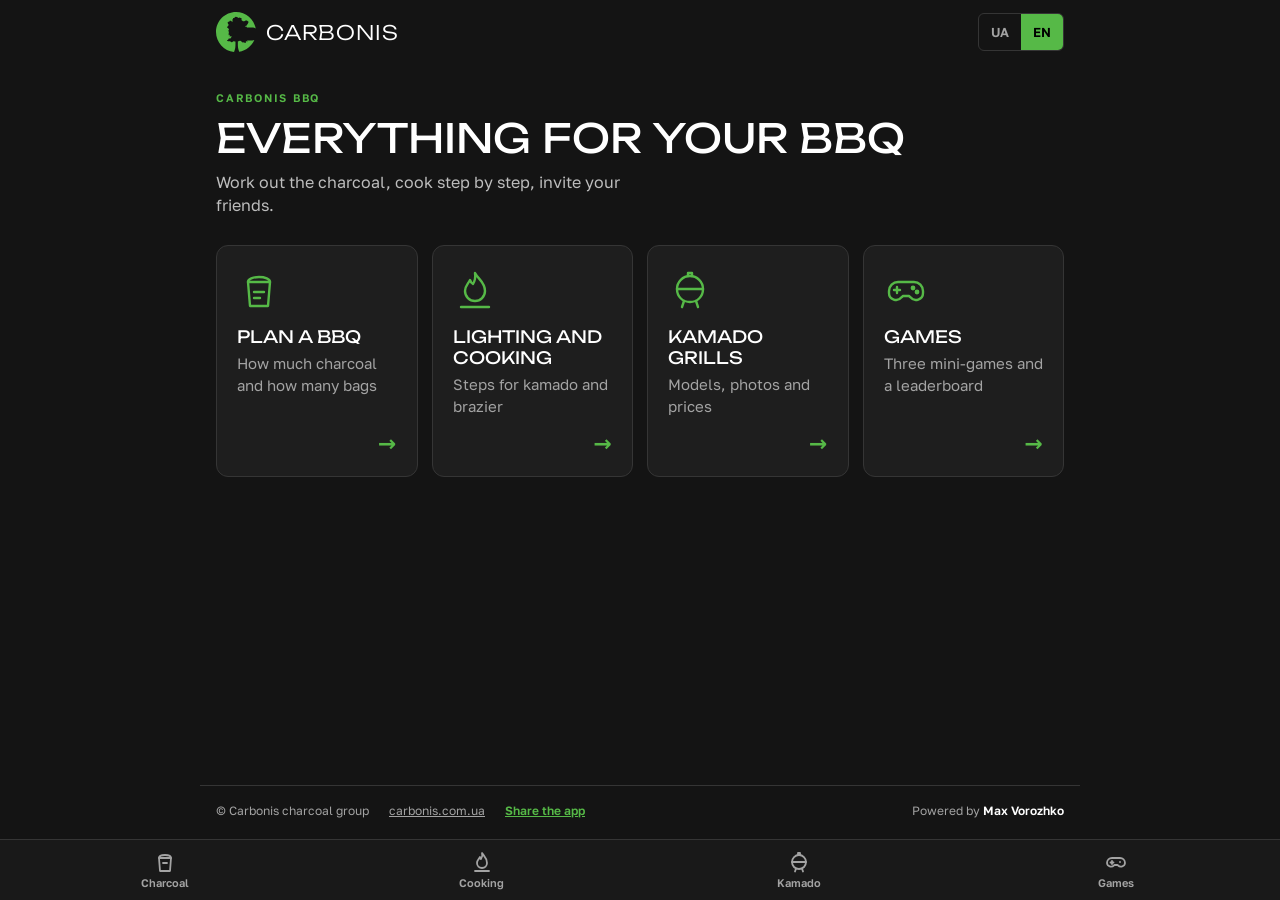
<file: index.html>
<!doctype html>
<html lang="uk">
<head>
<meta charset="utf-8">
<meta name="viewport" content="width=device-width,initial-scale=1,viewport-fit=cover">
<title>Carbonis BBQ</title>
<meta name="description" content="Підбір вугілля, покрокове приготування на камадо й мангалі та ігри від Carbonis charcoal group.">
<meta name="theme-color" content="#141414">
<link rel="manifest" href="manifest.webmanifest">
<link rel="icon" type="image/png" href="assets/icons/favicon-64.png">
<link rel="apple-touch-icon" href="assets/icons/apple-touch-icon.png">
<meta name="apple-mobile-web-app-capable" content="yes">
<meta name="apple-mobile-web-app-status-bar-style" content="black">
<meta name="apple-mobile-web-app-title" content="Carbonis BBQ">
<meta property="og:title" content="Carbonis BBQ">
<meta property="og:description" content="Підбір вугілля, приготування на камадо й мангалі та ігри.">
<meta property="og:image" content="assets/icons/icon-512.png">
<link rel="stylesheet" href="assets/fonts/fonts.css">
<style>
/* Front page: brand bar, one heading, three large section tiles, footer. Nothing moves; each tile leads to its own page.
   Carbonis site look: near-black ground, badge green, wide geometric caps. Single dark theme by choice (brand). */
:root{
  --bg:#141414; --surface:#1e1e1e; --line:#353535;
  --green:#56b947; --text:#fff; --muted:#a3a3a3;
  --f-display:"Unbounded","Arial Black",system-ui,sans-serif;
  --f-body:"Golos Text",system-ui,-apple-system,"Segoe UI",Roboto,sans-serif;
  color-scheme:dark;
}
*{box-sizing:border-box}
html,body{margin:0}
[hidden]{display:none!important}
body{background:var(--bg);color:var(--text);font:400 16px/1.45 var(--f-body);-webkit-tap-highlight-color:transparent;min-height:100vh;min-height:100dvh;display:flex;flex-direction:column}
.wrap{width:100%;max-width:880px;margin:0 auto;padding-left:max(16px,env(safe-area-inset-left,0px));padding-right:max(16px,env(safe-area-inset-right,0px))}
a{color:inherit}
a:focus-visible,button:focus-visible{outline:2px solid var(--green);outline-offset:3px}
header.top{padding-top:calc(12px + env(safe-area-inset-top,0px));padding-bottom:12px}
.bar{display:flex;align-items:center;gap:12px}
.logo{display:flex;align-items:center;gap:10px;font:300 20px var(--f-display);letter-spacing:.04em;text-decoration:none}
.logo img{width:40px;height:40px}
.sp{flex:1}
.lang-switch{display:flex;border:1px solid var(--line);border-radius:6px;overflow:hidden}
.lang-switch button{appearance:none;background:transparent;border:0;color:var(--muted);font:600 13px var(--f-body);padding:10px 12px;cursor:pointer}
.lang-switch button[aria-pressed="true"]{background:var(--green);color:#000}
main{flex:1;padding-top:clamp(8px,3vh,48px);padding-bottom:16px}
.eyebrow{margin:0 0 10px;font:600 11px/1.3 var(--f-body);letter-spacing:.16em;text-transform:uppercase;color:var(--green)}
.intro{margin:0 0 clamp(18px,3vh,28px);color:#bdbdbd;max-width:46ch}
h1{margin:0 0 10px;font:400 clamp(24px,6vw,40px)/1.15 var(--f-display);text-transform:uppercase;text-wrap:balance;overflow-wrap:anywhere}
.tiles{list-style:none;margin:0;padding:0;display:grid;grid-template-columns:repeat(4,minmax(0,1fr));gap:14px}
.tile{display:flex;flex-direction:column;gap:14px;height:100%;min-height:200px;padding:22px 20px;background:var(--surface);border:1px solid var(--line);border-radius:12px;text-decoration:none}
.tile:hover,.tile:active{border-color:var(--green)}
.tile svg{width:44px;height:44px;flex:none}
.tile h2{margin:0;font:400 17px/1.25 var(--f-display);text-transform:uppercase;overflow-wrap:anywhere}
.tile p{margin:6px 0 0;color:var(--muted);font-size:15px}
.tile .txt{flex:1;min-width:0}
.tile .go{color:var(--green);font-weight:600;font-size:22px;line-height:1;align-self:flex-end}
@media (max-width:860px){
  .tiles{grid-template-columns:minmax(0,1fr);gap:8px}
  .tile{flex-direction:row;align-items:center;min-height:74px;padding:12px 14px}
  .tile svg{width:36px;height:36px}
  .tile h2{font-size:15px}
  .tile p{margin-top:3px;font-size:14px}
  .tile .go{align-self:center}
}
footer{padding-top:16px;padding-bottom:calc(20px + env(safe-area-inset-bottom,0px));border-top:1px solid var(--line);display:flex;flex-wrap:wrap;gap:6px 20px;font-size:12px;color:var(--muted)}
footer a{color:var(--muted)}
footer b{color:var(--text);font-weight:600}
footer .linkbtn{appearance:none;background:none;border:0;padding:0;color:var(--green);font:600 12px var(--f-body);text-decoration:underline;cursor:pointer}
footer #shareMsg:empty{display:none}
</style>
</head>
<body>
<header class="top wrap">
  <div class="bar">
    <a class="logo" href="./"><img src="assets/icons/badge.svg" alt="" width="40" height="40">CARBONIS</a>
    <div class="sp"></div>
    <div class="lang-switch" data-lang-switch></div>
  </div>
</header>

<main class="wrap">
  <p class="eyebrow">Carbonis BBQ</p>
  <h1 data-i18n="h1">Все для вашого BBQ</h1>
  <p class="intro" data-i18n="intro">Порахуйте вугілля, готуйте за кроками, запросіть друзів.</p>
  <ul class="tiles">
    <li><a class="tile" href="calculator/">
      <svg viewBox="0 0 44 44" fill="none" stroke="#56b947" stroke-width="2.4" stroke-linecap="round" stroke-linejoin="round" aria-hidden="true"><path d="M11 14h22l-2 24H13z"/><path d="M11 14c0-3 5-5 11-5s11 2 11 5"/><path d="M17 24h10M17 30h6"/></svg>
      <div class="txt"><h2 data-i18n="t1">Планую BBQ</h2><p data-i18n="d1">Скільки вугілля і мішків узяти</p></div>
      <span class="go" aria-hidden="true">→</span>
    </a></li>
    <li><a class="tile" href="guide/">
      <svg viewBox="0 0 44 44" fill="none" stroke="#56b947" stroke-width="2.4" stroke-linecap="round" stroke-linejoin="round" aria-hidden="true"><path d="M22 5c3 6 10 9 10 18a10 10 0 0 1-20 0c0-5 3-7 5-11 1 3 3 4 3 4s3-5 2-11z"/><path d="M8 39h28"/></svg>
      <div class="txt"><h2 data-i18n="t2">Розпал і приготування</h2><p data-i18n="d2">Кроки для камадо і мангала</p></div>
      <span class="go" aria-hidden="true">→</span>
    </a></li>
    <li><a class="tile" href="kamado/">
      <svg viewBox="0 0 44 44" fill="none" stroke="#56b947" stroke-width="2.4" stroke-linecap="round" stroke-linejoin="round" aria-hidden="true"><path d="M9 21a13 13 0 0 1 26 0c0 8-6 13-13 13S9 29 9 21z"/><path d="M9 21h26M16 33l-2 6M28 33l2 6M20 8V5h4v3"/></svg>
      <div class="txt"><h2 data-i18n="t4">Грилі камадо</h2><p data-i18n="d4">Моделі, фото та ціни</p></div>
      <span class="go" aria-hidden="true">→</span>
    </a></li>
    <li><a class="tile" href="game/">
      <svg viewBox="0 0 44 44" fill="none" stroke="#56b947" stroke-width="2.4" stroke-linecap="round" stroke-linejoin="round" aria-hidden="true"><path d="M14 14h16a9 9 0 0 1 9 9v2a7 7 0 0 1-12.5 4.3L25 28h-6l-1.5 1.3A7 7 0 0 1 5 25v-2a9 9 0 0 1 9-9z"/><path d="M13 19v6M10 22h6"/><circle cx="29" cy="20" r="1.2"/><circle cx="33" cy="24" r="1.2"/></svg>
      <div class="txt"><h2 data-i18n="t3">Ігри</h2><p data-i18n="d3">Три міні-гри і рейтинг</p></div>
      <span class="go" aria-hidden="true">→</span>
    </a></li>
  </ul>
</main>

<footer class="wrap">
  <span>© Carbonis charcoal group</span>
  <a id="siteLink" href="https://carbonis.com.ua/" target="_blank" rel="noopener">carbonis.com.ua</a>
  <button type="button" class="linkbtn" id="shareApp" data-i18n="shareApp">Поділитися додатком</button>
  <span class="sp"></span>
  <span>Powered by <b>Max Vorozhko</b></span>
  <span id="shareMsg" role="status" style="flex-basis:100%;color:var(--green)"></span>
</footer>

<script src="js/common.js"></script>
<script>
(() => {
  'use strict';
  const C = window.Carbonis;
  const DICT = {
    h1: { uk: 'Все для вашого BBQ', en: 'Everything for your BBQ' },
    intro: { uk: 'Порахуйте вугілля, готуйте за кроками, запросіть друзів.', en: 'Work out the charcoal, cook step by step, invite your friends.' },
    t1: { uk: 'Планую BBQ', en: 'Plan a BBQ' },
    d1: { uk: 'Скільки вугілля і мішків узяти', en: 'How much charcoal and how many bags' },
    t4: { uk: 'Грилі камадо', en: 'Kamado grills' },
    d4: { uk: 'Моделі, фото та ціни', en: 'Models, photos and prices' },
    t2: { uk: 'Розпал і приготування', en: 'Lighting and cooking' },
    d2: { uk: 'Кроки для камадо і мангала', en: 'Steps for kamado and brazier' },
    t3: { uk: 'Ігри', en: 'Games' },
    d3: { uk: 'Три міні-гри і рейтинг', en: 'Three mini-games and a leaderboard' },
    shareApp: { uk: 'Поділитися додатком', en: 'Share the app' }
  };
  const paint = () => {
    C.applyDict(DICT);
    document.title = C.lang === 'en' ? 'Carbonis BBQ' : 'Carbonis BBQ';
    document.getElementById('siteLink').href = C.siteUrl();
  };
  C.onLang(paint); paint();
  document.getElementById('shareApp').addEventListener('click', () => {
    C.event('app-share', 'Поділились додатком');
    C.share({ title: 'Carbonis BBQ', text: C.lang === 'en' ? 'Carbonis BBQ: charcoal calculator, grilling steps and games 🔥' : 'Carbonis BBQ: підбір вугілля, кроки приготування на грилі та ігри 🔥', url: C.ROOT })
      .then(r => { document.getElementById('shareMsg').textContent = C.shareMsg(r); });
  });
  // Підказка «Встановити»: Android — коли браузер дозволить, iPhone — через кілька секунд
  C.nav('');
  C.autoOfferInstall = true;
  setTimeout(() => C.offerInstall(), 4000);
})();
</script>
</body>
</html>
</file>
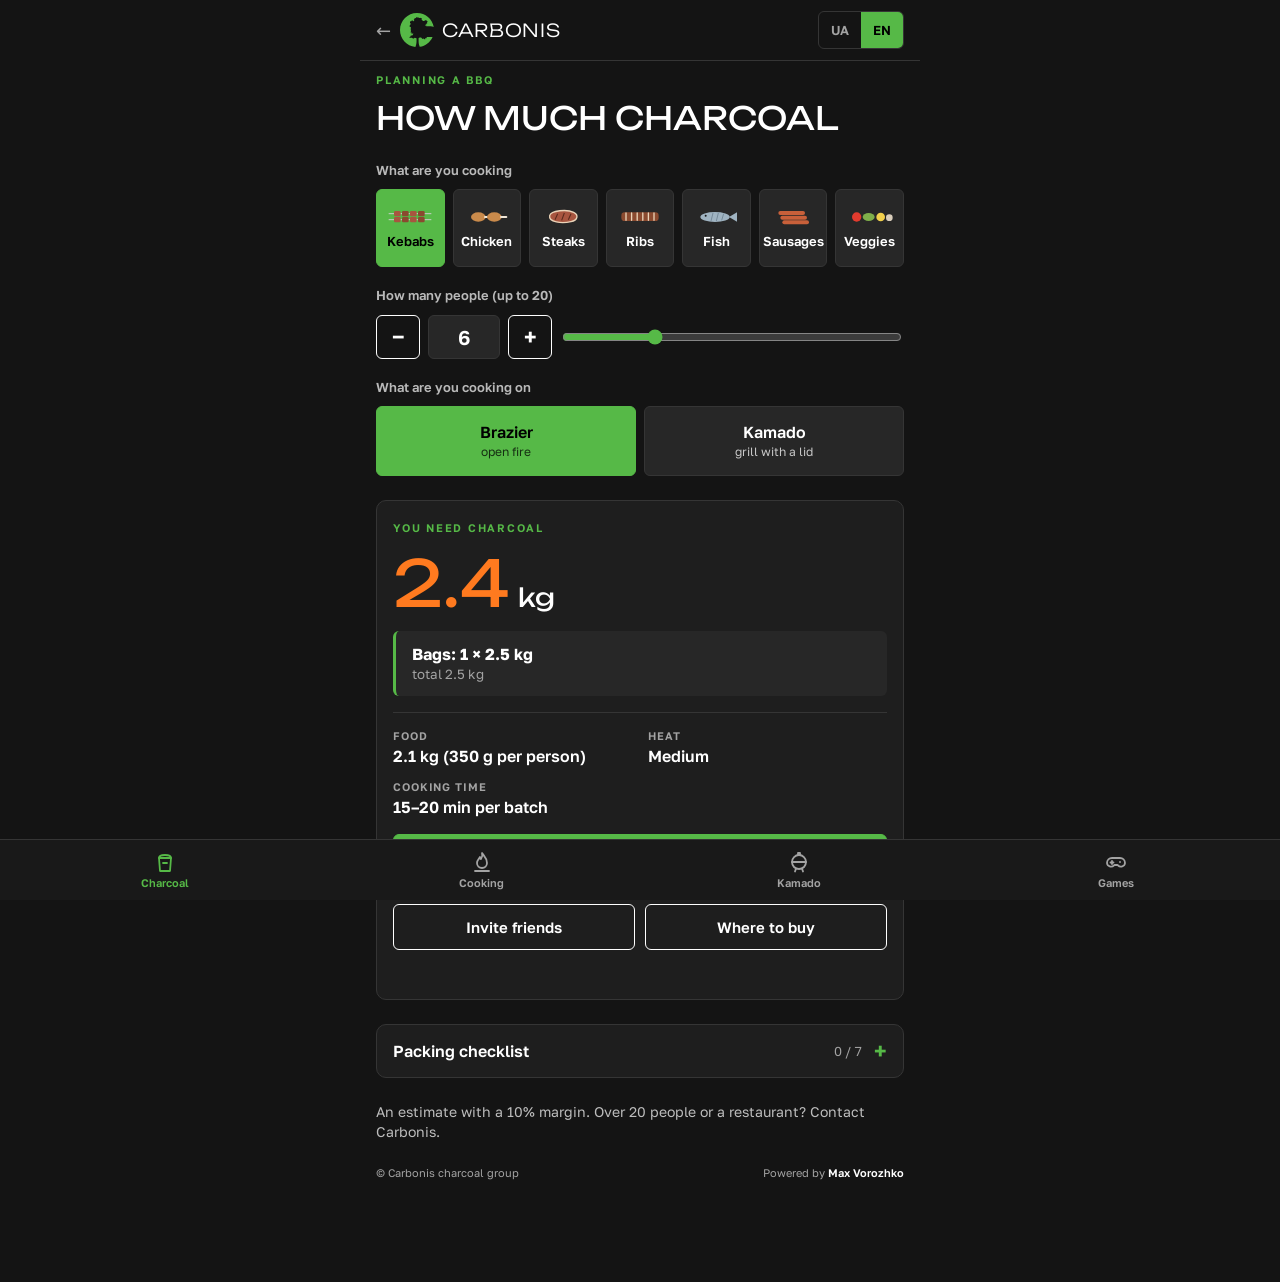
<file: calculator/index.html>
<!doctype html>
<html lang="uk">
<head>
<meta charset="utf-8">
<meta name="viewport" content="width=device-width,initial-scale=1,viewport-fit=cover">
<title>BBQ-калькулятор Carbonis</title>
<meta name="description" content="Скільки деревного вугілля взяти на BBQ: кілограми, мішки Carbonis, жар, час і список, що взяти з собою.">
<meta name="theme-color" content="#141414">
<link rel="manifest" href="../manifest.webmanifest">
<link rel="icon" type="image/png" href="../assets/icons/favicon-64.png">
<link rel="apple-touch-icon" href="../assets/icons/apple-touch-icon.png">
<meta name="apple-mobile-web-app-capable" content="yes">
<meta name="apple-mobile-web-app-status-bar-style" content="black">
<meta name="apple-mobile-web-app-title" content="Carbonis BBQ">
<link rel="stylesheet" href="../assets/fonts/fonts.css">
<style>
/* Carbonis design system: dark grill at night. One column: three questions, one answer card, then actions and a packing checklist.
   Single dark theme by choice (brand). */
:root {
  color-scheme: dark;
  --surface-page: #141414;
  --surface-card: #1e1e1e;
  --surface-raised: #272727;
  --line: #353535;
  --ink: #ffffff;
  --ink-soft: rgba(255, 255, 255, 0.7);
  --ink-muted: #a3a3a3;
  --brand-green: #56b947;
  --on-brand: #000000;
  --ember: #ff7a1f;
  --font-display: Unbounded, "Arial Black", sans-serif;
  --font-sans: "Golos Text", system-ui, sans-serif;
  --font-label: "Golos Text", system-ui, sans-serif;
  --radius-sm: 6px;
  --radius-md: 10px;
}
* { box-sizing: border-box; }
html, body { margin: 0; }
[hidden] { display: none !important; }
body { background: var(--surface-page); color: var(--ink); font: 400 16px/1.4 var(--font-sans); -webkit-tap-highlight-color: transparent; }
.wrap { max-width: 560px; margin: 0 auto; padding: 0 max(16px, env(safe-area-inset-right, 0px)) calc(40px + env(safe-area-inset-bottom, 0px)) max(16px, env(safe-area-inset-left, 0px)); display: flex; flex-direction: column; gap: 24px; }
.topbar { display: flex; align-items: center; gap: 10px; position: sticky; top: 0; z-index: 20; background: var(--surface-page); margin: 0 calc(-1 * max(16px, env(safe-area-inset-left, 0px))) -12px; padding: calc(8px + env(safe-area-inset-top, 0px)) max(16px, env(safe-area-inset-right, 0px)) 8px max(16px, env(safe-area-inset-left, 0px)); border-bottom: 1px solid var(--line); }
.back { display: inline-flex; align-items: center; gap: 8px; min-height: 44px; padding-right: 12px; color: var(--ink); text-decoration: none; font: 300 18px var(--font-display); letter-spacing: .04em; }
.back img { width: 34px; height: 34px; }
.back span.arrow { font: 400 18px var(--font-sans); color: var(--ink-muted); }
.sp { flex: 1; }
.lang-switch { display: flex; border: 1px solid var(--line); border-radius: var(--radius-sm); overflow: hidden; }
.lang-switch button { appearance: none; background: transparent; border: 0; color: var(--ink-muted); font: 600 13px var(--font-label); padding: 10px 12px; cursor: pointer; }
.lang-switch button[aria-pressed="true"] { background: var(--brand-green); color: var(--on-brand); }
.head { display: flex; flex-direction: column; gap: 12px; }
.eyebrow { margin: 0; color: var(--brand-green); font: 600 11px/1.3 var(--font-label); letter-spacing: 0.16em; text-transform: uppercase; }
h1 { margin: 0; font: 400 clamp(26px, 7vw, 32px)/1.2 var(--font-display); text-transform: uppercase; text-wrap: balance; }
h2 { margin: 0; font: 400 18px/1.25 var(--font-display); text-transform: uppercase; }
.lead { margin: 0; color: var(--ink-muted); }
.lead b { color: var(--brand-green); }
form { display: flex; flex-direction: column; gap: 20px; }
fieldset { border: 0; padding: 0; margin: 0; min-width: 0; }
legend, .label { display: block; padding: 0; margin-bottom: 10px; font: 600 13px/1.35 var(--font-sans); color: var(--ink-soft); }
.chips { display: grid; grid-template-columns: repeat(4, minmax(0, 1fr)); gap: 8px; }
.chips > div { display: flex; min-width: 0; }
.chips > div > label { flex: 1; min-width: 0; display: flex; flex-direction: column; align-items: center; justify-content: center; gap: 6px; min-height: 78px; padding: 10px 2px; font-size: 13px; line-height: 1.2; text-align: center; white-space: nowrap; }
.chips label svg { width: 48px; height: 22px; flex: none; }
@media (min-width: 520px) { .chips { grid-template-columns: repeat(7, minmax(0, 1fr)); } }
.chips input, .seg input { position: absolute; opacity: 0; pointer-events: none; }
.chips label, .seg label { display: block; padding: 11px 16px; border: 1px solid var(--line); border-radius: var(--radius-sm); background: var(--surface-raised); font-weight: 600; cursor: pointer; user-select: none; }
.chips label:hover, .seg label:hover { border-color: var(--brand-green); }
.chips input:checked + label, .seg input:checked + label { background: var(--brand-green); border-color: var(--brand-green); color: var(--on-brand); }
.chips input:focus-visible + label, .seg input:focus-visible + label, button:focus-visible, a:focus-visible, input[type="range"]:focus-visible { outline: 2px solid var(--ink); outline-offset: 2px; }
input[type="number"]:focus-visible { outline: 2px solid var(--brand-green); outline-offset: 0; border-color: var(--brand-green); }
.seg { display: grid; grid-template-columns: 1fr 1fr; gap: 8px; }
.seg > div { display: flex; min-width: 0; }
.seg label { flex: 1; min-width: 0; display: flex; flex-direction: column; justify-content: center; text-align: center; padding: 14px 10px; min-height: 64px; }
.seg small { display: block; font-weight: 400; font-size: 12px; opacity: 0.75; }
.people { display: flex; align-items: center; gap: 8px; }
.people button { width: 44px; height: 44px; flex: none; border: 1px solid var(--ink); border-radius: var(--radius-sm); background: transparent; color: var(--ink); font: 600 22px var(--font-sans); cursor: pointer; }
.people button:hover { background: var(--ink); color: var(--surface-page); }
.people input[type="number"] { width: 72px; height: 44px; flex: none; border: 1px solid var(--line); border-radius: var(--radius-sm); background: var(--surface-raised); color: var(--ink); font: 600 20px var(--font-sans); font-variant-numeric: tabular-nums; text-align: center; -moz-appearance: textfield; }
.people input[type="number"]::-webkit-outer-spin-button, .people input[type="number"]::-webkit-inner-spin-button { -webkit-appearance: none; margin: 0; }
.people input[type="range"] { flex: 1; min-width: 0; accent-color: var(--brand-green); }
.result { background: var(--surface-card); border: 1px solid var(--line); border-radius: var(--radius-md); padding: 20px 16px; display: flex; flex-direction: column; gap: 16px; }
.kg { margin: 0; font: 400 clamp(48px, 15vw, 64px)/1 var(--font-display); color: var(--ember); font-variant-numeric: tabular-nums; }
.kg b { font-weight: 400; }
.kg span { font-size: 0.4em; color: var(--ink); margin-left: 8px; }
.bags { margin: 0; padding: 12px 16px; border-radius: var(--radius-sm); background: var(--surface-raised); border-left: 3px solid var(--brand-green); font-weight: 700; }
.bags small { display: block; font-weight: 400; color: var(--ink-muted); }
.facts { display: grid; grid-template-columns: 1fr 1fr; gap: 12px 16px; margin: 0; padding-top: 16px; border-top: 1px solid var(--line); }
.facts div { min-width: 0; }
.facts dt { font: 600 11px/1.3 var(--font-label); letter-spacing: 0.08em; text-transform: uppercase; color: var(--ink-muted); margin-bottom: 2px; }
.facts dd { margin: 0; font-weight: 600; overflow-wrap: anywhere; }
.tip { margin: 0; font-size: 14px; color: var(--ink-soft); }
.actions { display: grid; grid-template-columns: 1fr 1fr; gap: 10px; }
.btn.primary { min-height: 54px; font-size: 17px; }
.btn { display: inline-flex; align-items: center; justify-content: center; gap: 8px; border: 1px solid var(--brand-green); border-radius: var(--radius-sm); padding: 13px 18px; font: 600 15px var(--font-sans); text-decoration: none; color: var(--on-brand); background: var(--brand-green); cursor: pointer; }
.btn:hover { background: #68cc59; }
.btn.ghost { background: transparent; color: var(--ink); border-color: var(--ink); }
.btn.ghost:hover { background: rgba(255, 255, 255, .08); }
.toast { margin: 0; font-size: 13px; color: var(--brand-green); min-height: 1em; }
.check { border: 1px solid var(--line); border-radius: var(--radius-md); background: var(--surface-card); }
.check summary { display: flex; align-items: center; justify-content: space-between; gap: 12px; min-height: 52px; padding: 0 16px; font-weight: 600; cursor: pointer; list-style: none; }
.check summary::-webkit-details-marker { display: none; }
.check summary::after { content: "+"; color: var(--brand-green); font-size: 22px; line-height: 1; }
.check[open] summary::after { content: "−"; }
.check summary .count { margin-left: auto; }
.check ul, .check .reset { margin: 0 12px 12px !important; }
.check .row { display: flex; align-items: baseline; justify-content: space-between; gap: 12px; }
.check .reset { appearance: none; background: none; border: 0; color: var(--ink-muted); font: 600 13px var(--font-label); text-decoration: underline; cursor: pointer; padding: 0; }
.check ul { list-style: none; margin: 0; padding: 0; display: flex; flex-direction: column; gap: 6px; }
.check li label { display: flex; align-items: center; gap: 12px; padding: 12px 14px; border: 1px solid var(--line); border-radius: var(--radius-sm); background: var(--surface-raised); cursor: pointer; }
.check li input { width: 20px; height: 20px; flex: none; accent-color: var(--brand-green); margin: 0; }
.check li span { min-width: 0; overflow-wrap: anywhere; }
.check li input:checked + span { color: var(--ink-muted); text-decoration: line-through; }
.check .count { font-size: 13px; font-weight: 400; color: var(--ink-muted); font-variant-numeric: tabular-nums; }
.promo { display: flex; gap: 14px; align-items: center; padding: 16px; border: 1px solid var(--line); border-radius: var(--radius-md); background: linear-gradient(120deg, rgba(255, 122, 31, .18), rgba(255, 122, 31, 0) 60%), var(--surface-card); text-decoration: none; color: var(--ink); }
.promo:hover { border-color: var(--brand-green); }
.promo > span:not(.arrow) { flex: 1; min-width: 0; }
.promo .arrow { white-space: nowrap; }
@media (max-width: 420px) { .promo { flex-wrap: wrap; } .promo > span:not(.arrow) { flex-basis: 60%; } .promo .arrow { margin-left: 58px; } }
.promo b { display: block; font-weight: 600; }
.promo small { color: var(--ink-muted); }
.promo .arrow { margin-left: auto; color: var(--brand-green); font-weight: 600; flex: none; }
.note { margin: 0; font-size: 14px; color: #bdbdbd; }
.foot { margin: 0; font-size: 11px; color: var(--ink-muted); display: flex; flex-wrap: wrap; gap: 6px 16px; justify-content: space-between; }
.foot b { color: var(--ink); font-weight: 600; }
@media (max-width: 330px) { .facts { grid-template-columns: 1fr; } }
@media (max-width: 350px) { .chips > div > label { font-size: 12px; } }
</style>
</head>
<body>
<main class="wrap">
  <div class="topbar">
    <a class="back" href="../" data-i18n-aria="home"><span class="arrow">←</span><img src="../assets/icons/badge.svg" alt="" width="34" height="34">CARBONIS</a>
    <div class="sp"></div>
    <div class="lang-switch" data-lang-switch></div>
  </div>

  <header class="head">
    <p class="eyebrow" data-i18n="eyebrow">Планую BBQ</p>
    <h1 data-i18n="h1">Скільки вугілля взяти</h1>
  </header>

  <form id="calc" novalidate>
    <fieldset>
      <legend data-i18n="qDish">Що готуєте</legend>
      <div class="chips" id="dishes"></div>
    </fieldset>

    <div>
      <label class="label" for="people" data-i18n="qPeople">Скільки людей (до 20)</label>
      <div class="people">
        <button type="button" id="minus" data-i18n-aria="less">−</button>
        <input type="number" id="people" min="1" max="20" value="6" inputmode="numeric">
        <button type="button" id="plus" data-i18n-aria="more">+</button>
        <input type="range" id="peopleRange" min="1" max="20" value="6" data-i18n-aria="qPeople">
      </div>
    </div>

    <fieldset>
      <legend data-i18n="qDevice">На чому готуєте</legend>
      <div class="seg">
        <div>
          <input type="radio" name="device" id="dev-mangal" value="mangal" checked>
          <label for="dev-mangal"><span data-i18n="mangal">Мангал</span><small data-i18n="mangalSub">відкритий жар</small></label>
        </div>
        <div>
          <input type="radio" name="device" id="dev-kamado" value="kamado">
          <label for="dev-kamado"><span data-i18n="grill">Камадо</span><small data-i18n="grillSub">гриль з кришкою</small></label>
        </div>
      </div>
    </fieldset>
  </form>

  <section class="result" aria-live="polite">
    <p class="eyebrow" data-i18n="need">Вам потрібно вугілля</p>
    <p class="kg"><b id="kg">0</b><span data-i18n="kgUnit">кг</span></p>
    <p class="bags"><span id="bags"></span><small id="bagsNote"></small></p>
    <dl class="facts">
      <div><dt data-i18n="fFood">Продуктів</dt><dd id="food"></dd></div>
      <div><dt data-i18n="fHeat">Жар</dt><dd id="heat"></dd></div>
      <div><dt data-i18n="fTime">Час готування</dt><dd id="time"></dd></div>
    </dl>
    <a class="btn primary" id="howto" href="../guide/" data-i18n="howto">Готувати покроково →</a>
    <div class="actions">
      <button type="button" class="btn ghost" id="share" data-i18n="share">Запросити друзів</button>
      <a class="btn ghost" id="buy" href="https://carbonis.com.ua/" target="_blank" rel="noopener" data-i18n="buy">Де купити</a>
    </div>
    <p class="toast" id="toast" role="status"></p>
  </section>

  <details class="check" id="checkBox">
    <summary><span data-i18n="checkTitle">Що взяти з собою</span><span class="count" id="checkCount"></span></summary>
    <ul id="checklist"></ul>
    <button type="button" class="reset" id="checkReset" data-i18n="checkReset">Очистити</button>
  </details>


  <p class="note" data-i18n="note">Орієнтовно, із запасом 10%. Понад 20 людей або заклад — звертайтеся до Carbonis.</p>
  <p class="foot"><span>© Carbonis charcoal group</span><span>Powered by <b>Max Vorozhko</b></span></p>
</main>

<script src="../js/common.js"></script>
<script>
(function () {
  'use strict';
  var C = window.Carbonis, t = C.t;

  // ---- Налаштування: усі норми та коефіцієнти тут ----
  var CONFIG = {
    maxPeople: 20,          // більше — це вже професійне використання
    reserve: 1.1,            // запас 10%
    bags: [10, 4, 2.5],      // фасування Carbonis, кг
    devices: {
      mangal: { k: 1.0,  min: 1.5, tip: { uk: "Розкладіть вугілля рівним шаром 5–7 см, шампури тримайте на висоті 10–15 см над жаром.", en: "Spread the coals in an even 5–7 cm layer and keep skewers 10–15 cm above the embers." } },
      kamado: { k: 0.75, min: 1.0, tip: { uk: "Зробіть дві зони: вугілля з одного боку, порожньо з іншого. Кришка береже жар і вугілля.", en: "Set up two zones: coals on one side, empty on the other. The lid saves heat and charcoal." } }
    },
    // portion: кг сирого продукту на людину; k: кг вугілля на 1 кг продукту (для мангала)
    dishes: [
      { id: "shashlik", name: { uk: "Шашлик", en: "Kebabs" },     portion: 0.35, k: 1.0, heat: { uk: "Середній", en: "Medium" },             time: { uk: "15–20 хв на партію", en: "15–20 min per batch" } },
      { id: "chicken",  name: { uk: "Курка", en: "Chicken" },     portion: 0.40, k: 1.0, heat: { uk: "Середній", en: "Medium" },             time: { uk: "25–35 хв", en: "25–35 min" } },
      { id: "steak",    name: { uk: "Стейки", en: "Steaks" },     portion: 0.30, k: 0.9, heat: { uk: "Сильний", en: "High" },                time: { uk: "6–10 хв", en: "6–10 min" } },
      { id: "ribs",     name: { uk: "Реберця", en: "Ribs" },      portion: 0.45, k: 1.5, heat: { uk: "Слабкий, довго", en: "Low and slow" }, time: { uk: "1,5–2 год", en: "1.5–2 h" } },
      { id: "fish",     name: { uk: "Риба", en: "Fish" },         portion: 0.35, k: 0.7, heat: { uk: "Середній", en: "Medium" },             time: { uk: "10–15 хв", en: "10–15 min" } },
      { id: "sausage",  name: { uk: "Ковбаски", en: "Sausages" }, portion: 0.25, k: 0.6, heat: { uk: "Середній", en: "Medium" },             time: { uk: "10–12 хв", en: "10–12 min" } },
      { id: "veg",      name: { uk: "Овочі", en: "Veggies" },     portion: 0.30, k: 0.5, heat: { uk: "Слабкий", en: "Low" },                 time: { uk: "8–12 хв", en: "8–12 min" } }
    ]
  };

  var DICT = {
    home: { uk: "На головну", en: "Home" },
    eyebrow: { uk: "Планую BBQ", en: "Planning a BBQ" },
    h1: { uk: "Скільки вугілля взяти", en: "How much charcoal" },
    lead: { uk: "Оберіть страву, кількість гостей і на чому готуєте. Ми порахуємо <b>кілограми і мішки</b>.", en: "Pick the dish, the number of guests and what you cook on. We'll work out the <b>kilograms and bags</b>." },
    qDish: { uk: "Що готуєте", en: "What are you cooking" },
    qPeople: { uk: "Скільки людей (до 20)", en: "How many people (up to 20)" },
    less: { uk: "Менше людей", en: "Fewer people" },
    more: { uk: "Більше людей", en: "More people" },
    qDevice: { uk: "На чому готуєте", en: "What are you cooking on" },
    mangal: { uk: "Мангал", en: "Brazier" }, mangalSub: { uk: "відкритий жар", en: "open fire" },
    grill: { uk: "Камадо", en: "Kamado" }, grillSub: { uk: "гриль з кришкою", en: "grill with a lid" },
    need: { uk: "Вам потрібно вугілля", en: "You need charcoal" },
    kgUnit: { uk: "кг", en: "kg" },
    fFood: { uk: "Продуктів", en: "Food" }, fHeat: { uk: "Жар", en: "Heat" }, fTime: { uk: "Час готування", en: "Cooking time" }, fLight: { uk: "Розпал", en: "Lighting" },
    lightVal: { uk: "20–25 хв до білого попелу", en: "20–25 min until white ash" },
    share: { uk: "Запросити друзів", en: "Invite friends" },
    buy: { uk: "Де купити", en: "Where to buy" },
    howto: { uk: "Готувати покроково →", en: "Cook step by step →" },
    copied: { uk: "Посилання скопійовано. Надішліть його друзям.", en: "Link copied. Send it to your friends." },
    copyFail: { uk: "Не вдалося скопіювати. Скопіюйте адресу сторінки вручну.", en: "Couldn't copy. Copy the page address manually." },
    checkTitle: { uk: "Що взяти з собою", en: "Packing checklist" },
    checkReset: { uk: "Очистити", en: "Clear" },
    promoTitle: { uk: "Поки розгорається жар", en: "While the coals heat up" },
    promoTxt: { uk: "Пограйте в «Пригоди Вуглинки»: три міні-гри і рейтинг гравців.", en: "Play Coalie’s Adventures: three mini-games and a leaderboard." },
    promoGo: { uk: "Грати →", en: "Play →" },
    note: { uk: "Орієнтовно, із запасом 10%. Понад 20 людей або заклад — звертайтеся до Carbonis.", en: "An estimate with a 10% margin. Over 20 people or a restaurant? Contact Carbonis." }
  };

  // Список «що взяти»: id стабільні, щоб галочки зберігалися між візитами
  function checklistItems(r, deviceId, dish) {
    var items = [
      { id: "coal", text: { uk: "Вугілля Carbonis: " + bagText(r, "uk"), en: "Carbonis charcoal: " + bagText(r, "en") } },
      { id: "starter", text: { uk: "Розпалювач або сухі тріски, сірники", en: "Fire starter or dry kindling, matches" } },
      deviceId === "mangal"
        ? { id: "skewers", text: { uk: "Шампури або решітка для мангала", en: "Skewers or a grate for the brazier" } }
        : { id: "grate", text: { uk: "Щітка для решітки гриля", en: "Grill grate brush" } },
      { id: "tongs", text: { uk: "Щипці й термостійкі рукавиці", en: "Tongs and heat-resistant gloves" } },
      { id: "food", text: { uk: t(dish.name) + ": " + fmt(r.food, 1) + " кг, маринад", en: t(dish.name) + ": " + fmt(r.food, 1) + " kg, marinade" } }
    ];
    if (dish.id === "steak" || dish.id === "chicken" || dish.id === "ribs") items.push({ id: "thermo", text: { uk: "Термометр для м'яса", en: "Meat thermometer" } });
    items.push({ id: "water", text: { uk: "Вода, щоб загасити жар після готування", en: "Water to put out the coals afterwards" } });
    items.push({ id: "bags", text: { uk: "Пакети для сміття й попелу", en: "Bags for rubbish and ash" } });
    return items;
  }

  function fmt(n, digits) {
    var s = n.toFixed(digits);
    return C.lang === "en" ? s : s.replace(".", ",");
  }

  // Мішки, що покривають потребу: мінімум надлишку, але без купи дрібних мішків
  function pickBags(need) {
    var sizes = CONFIG.bags, best = null;
    var maxBig = Math.ceil(need / sizes[0]);
    for (var a = 0; a <= maxBig; a++) {
      for (var b = 0; b <= 3; b++) {
        for (var c = 0; c <= 4; c++) {
          var total = a * sizes[0] + b * sizes[1] + c * sizes[2];
          var count = a + b + c;
          if (count === 0 || total < need - 1e-9) continue;
          var score = total + 0.5 * count; // зайвий мішок "коштує" як 0,5 кг надлишку
          if (!best || score < best.score - 1e-9) {
            best = { total: total, count: count, counts: [a, b, c], score: score };
          }
        }
      }
    }
    return best;
  }

  function calculate(dish, people, deviceId) {
    var device = CONFIG.devices[deviceId];
    var food = dish.portion * people;
    var raw = Math.max(device.min, food * dish.k * device.k);
    var need = Math.ceil(raw * CONFIG.reserve * 10) / 10;
    return { food: food, need: need, bags: pickBags(need), device: device };
  }

  function bagText(r, l) {
    var kg = l === "en" ? " kg" : " кг", parts = [];
    r.bags.counts.forEach(function (n, i) {
      if (n > 0) {
        var s = String(CONFIG.bags[i]);
        parts.push(n + " × " + (l === "en" ? s : s.replace(".", ",")) + kg);
      }
    });
    return parts.join(" + ");
  }

  var dishesEl = document.getElementById("dishes");
  CONFIG.dishes.forEach(function (d, i) {
    var wrap = document.createElement("div");
    var input = document.createElement("input");
    input.type = "radio"; input.name = "dish"; input.id = "dish-" + d.id; input.value = d.id;
    if (i === 0) input.checked = true;
    var label = document.createElement("label");
    label.htmlFor = input.id; label.dataset.dish = d.id; label.innerHTML = C.foodIcon(d.id) + "<span></span>";
    wrap.appendChild(input); wrap.appendChild(label);
    dishesEl.appendChild(wrap);
  });

  var peopleEl = document.getElementById("people");
  var rangeEl = document.getElementById("peopleRange");

  // Стан із посилання (?dish=steak&people=8&device=kamado), а якщо його немає — останній вибір користувача
  (function fromUrl() {
    var q = new URLSearchParams(location.search), plan = C.plan.get();
    var d = q.get("dish") || plan.dish, p = parseInt(q.get("people") || plan.people, 10), dev = q.get("device") || plan.device;
    if (dev === "grill") dev = "kamado";
    if (d && document.getElementById("dish-" + d)) document.getElementById("dish-" + d).checked = true;
    if (!isNaN(p)) { p = Math.min(CONFIG.maxPeople, Math.max(1, p)); peopleEl.value = p; rangeEl.value = p; }
    if (dev && document.getElementById("dev-" + dev)) document.getElementById("dev-" + dev).checked = true;
  })();

  function getPeople() {
    var n = parseInt(peopleEl.value, 10);
    if (isNaN(n)) n = 1;
    return Math.min(CONFIG.maxPeople, Math.max(1, n));
  }
  function state() {
    var dishId = document.querySelector('input[name="dish"]:checked').value;
    var deviceId = document.querySelector('input[name="device"]:checked').value;
    return { dishId: dishId, deviceId: deviceId, people: getPeople(), dish: CONFIG.dishes.filter(function (d) { return d.id === dishId; })[0] };
  }

  var checked = C.store.get("calc.checked", {});
  function renderChecklist(r, s) {
    var ul = document.getElementById("checklist");
    ul.textContent = "";
    var items = checklistItems(r, s.deviceId, s.dish), done = 0;
    items.forEach(function (it) {
      var li = document.createElement("li"), label = document.createElement("label"), box = document.createElement("input"), span = document.createElement("span");
      box.type = "checkbox"; box.checked = !!checked[it.id]; if (box.checked) done++;
      box.addEventListener("change", function () { checked[it.id] = box.checked; C.store.set("calc.checked", checked); render(); });
      span.textContent = t(it.text);
      label.appendChild(box); label.appendChild(span); li.appendChild(label); ul.appendChild(li);
    });
    document.getElementById("checkCount").textContent = done + " / " + items.length;
  }

  function render() {
    var s = state(), r = calculate(s.dish, s.people, s.deviceId);
    document.querySelectorAll("#dishes label").forEach(function (l) {
      l.querySelector("span").textContent = t(CONFIG.dishes.filter(function (d) { return d.id === l.dataset.dish; })[0].name);
    });
    document.getElementById("kg").textContent = fmt(r.need, 1);
    document.getElementById("bags").textContent = (C.lang === "en" ? "Bags: " : "Мішки: ") + bagText(r, C.lang);
    var tot = r.bags.total, totS = tot % 1 ? fmt(tot, 1) : String(tot);
    document.getElementById("bagsNote").textContent = C.lang === "en" ? "total " + totS + " kg" : "разом " + totS + " кг";
    document.getElementById("food").textContent = C.lang === "en"
      ? fmt(r.food, 1) + " kg (" + Math.round(s.dish.portion * 1000) + " g per person)"
      : fmt(r.food, 1) + " кг (" + Math.round(s.dish.portion * 1000) + " г на людину)";
    document.getElementById("heat").textContent = t(s.dish.heat);
    document.getElementById("time").textContent = t(s.dish.time);
    renderChecklist(r, s);
    document.getElementById("howto").href = "../guide/?dish=" + s.dishId + "&device=" + s.deviceId;
    C.plan.set({ dish: s.dishId, people: s.people, device: s.deviceId });
    // Адреса сторінки = поточний розрахунок, щоб ним було легко поділитися
    var q = new URLSearchParams({ dish: s.dishId, people: String(s.people), device: s.deviceId });
    history.replaceState(null, "", "?" + q.toString());
    lastText = (C.lang === "en"
      ? "You're invited " + INVITE[s.dishId].en + "! 🔥 There will be " + s.people + " of us. The Carbonis charcoal is sorted: " + fmt(r.need, 1) + " kg."
      : "Запрошую " + INVITE[s.dishId].uk + "! 🔥 Нас буде " + s.people + ". Вугілля Carbonis уже пораховано: " + fmt(r.need, 1) + " кг.");
  }
  var lastText = "";
  // «Запрошую на шашлик!»: страва у формі для запрошення
  var INVITE = {
    shashlik: { uk: "на шашлик", en: "for kebabs" }, chicken: { uk: "на курку з гриля", en: "for grilled chicken" }, steak: { uk: "на стейки", en: "for steaks" },
    ribs: { uk: "на реберця", en: "for ribs" }, fish: { uk: "на рибу з гриля", en: "for grilled fish" }, sausage: { uk: "на ковбаски з гриля", en: "for grilled sausages" }, veg: { uk: "на овочі з гриля", en: "for grilled veggies" }
  };

  function setPeople(n) {
    n = Math.min(CONFIG.maxPeople, Math.max(1, n));
    peopleEl.value = n; rangeEl.value = n;
    render();
  }

  document.getElementById("minus").addEventListener("click", function () { setPeople(getPeople() - 1); });
  document.getElementById("plus").addEventListener("click", function () { setPeople(getPeople() + 1); });
  rangeEl.addEventListener("input", function () { setPeople(parseInt(rangeEl.value, 10)); });
  peopleEl.addEventListener("input", function () { rangeEl.value = getPeople(); render(); });
  peopleEl.addEventListener("blur", function () { setPeople(getPeople()); });
  document.getElementById("calc").addEventListener("change", render);
  document.getElementById("calc").addEventListener("submit", function (e) { e.preventDefault(); });

  var toast = document.getElementById("toast"), toastTimer = 0;
  function say(msg) { toast.textContent = msg; clearTimeout(toastTimer); toastTimer = setTimeout(function () { toast.textContent = ""; }, 4000); }
  document.getElementById("share").addEventListener("click", function () {
    C.event("calc-share", "Калькулятор: запросили друзів");
    C.share({ title: "Carbonis BBQ", text: lastText, url: location.href }).then(function (r) { say(C.shareMsg(r)); });
  });
  document.getElementById("buy").addEventListener("click", function () { C.event("calc-buy", "Калькулятор: де купити"); });
  document.getElementById("checkReset").addEventListener("click", function () { checked = {}; C.store.set("calc.checked", checked); render(); });

  function paint() {
    C.applyDict(DICT);
    document.title = C.lang === "en" ? "Carbonis BBQ calculator" : "BBQ-калькулятор Carbonis";
    document.getElementById("buy").href = C.siteUrl();
    render();
  }
  C.onLang(paint);
  paint();
  C.nav("plan");
  C.autoOfferInstall = true;
  setTimeout(function () { C.offerInstall(); }, 8000);
})();
</script>
</body>
</html>
</file>
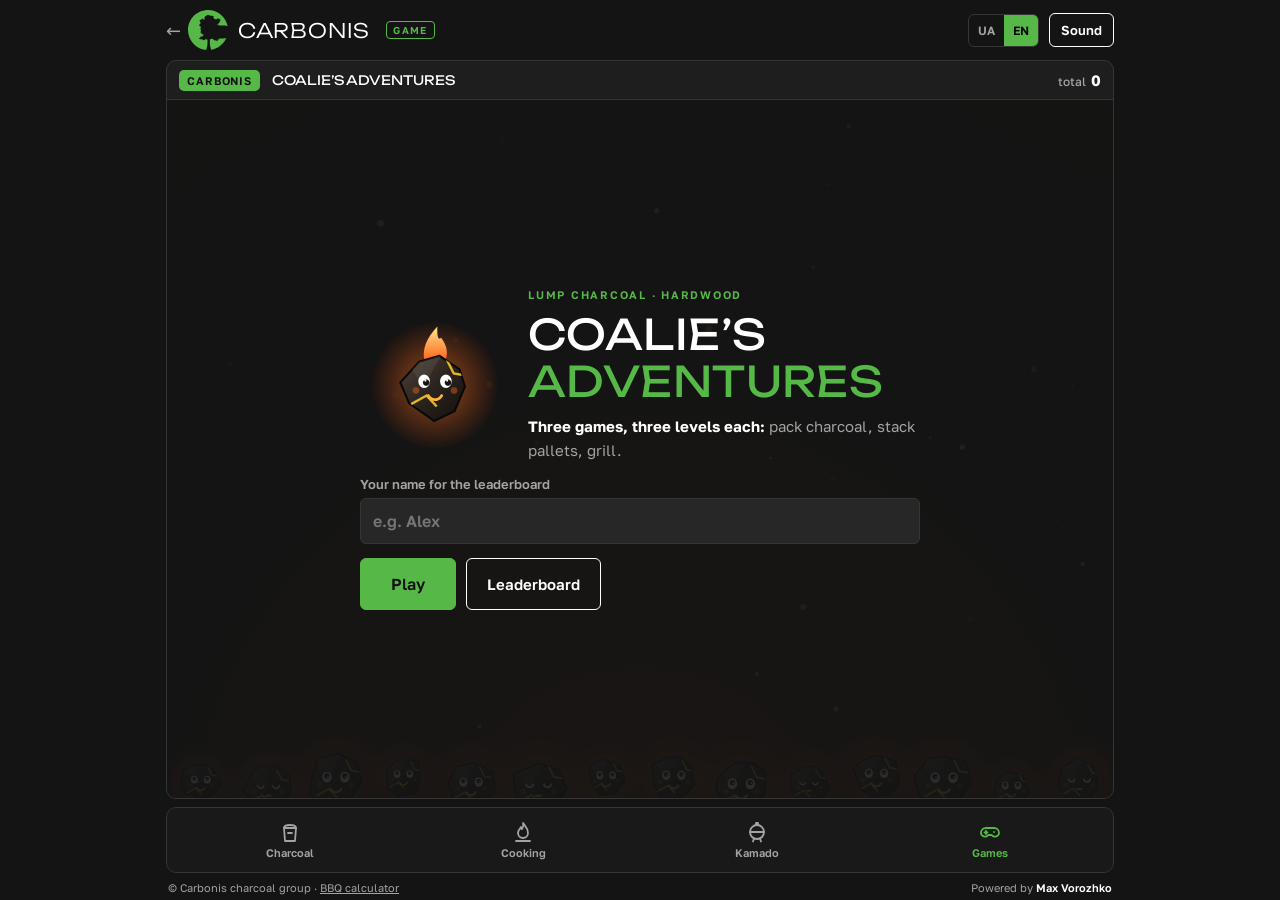
<file: game/index.html>
<!doctype html>
<html lang="uk">
<head>
<meta charset="utf-8">
<meta name="viewport" content="width=device-width,initial-scale=1,viewport-fit=cover">
<link rel="manifest" href="../manifest.webmanifest">
<link rel="icon" type="image/png" href="../assets/icons/favicon-64.png">
<link rel="apple-touch-icon" href="../assets/icons/apple-touch-icon.png">
<meta name="theme-color" content="#141414">
<meta name="apple-mobile-web-app-capable" content="yes">
<meta name="apple-mobile-web-app-status-bar-style" content="black">
<meta name="apple-mobile-web-app-title" content="Carbonis BBQ">
<title>Пригоди Вуглинки</title>
<link rel="stylesheet" href="../assets/fonts/fonts.css">
<style>
/* Layout: one-screen arcade. Brand bar → HUD strip → canvas stage → footer; menus are cards over the stage.
   Brand per carbonis.com.ua: near-black ground, bright tree-badge green, wide geometric caps for headings,
   solid green and white-outline buttons. Game scenes carry the site's fire imagery. Single dark look by choice. */
:root{
  --bg:#141414;        /* page ground */
  --surface:#1e1e1e;   /* cards, stage */
  --raise:#272727;
  --line:#353535;
  --green:#56b947;     /* badge green, primary buttons */
  --green-d:#3a9437;
  --text:#ffffff;
  --muted:#a3a3a3;
  --ember:#ff7a1f;     /* fire, lives */
  --flame:#ffb43c;     /* stars */
  --bad:#ff5a4a;
  --f-display:"Unbounded","Arial Black",system-ui,sans-serif;
  --f-body:"Golos Text",system-ui,-apple-system,"Segoe UI",Roboto,sans-serif;
  color-scheme:dark;
}
html,body{height:100%;margin:0}
@supports (height:100dvh){html,body{height:100dvh}}
[hidden]{display:none!important}
body{background:var(--bg);color:var(--text);font-family:var(--f-body);font-size:15px;overflow:hidden;-webkit-tap-highlight-color:transparent;user-select:none;-webkit-user-select:none}
#app{height:100%;display:flex;flex-direction:column;max-width:980px;margin:0 auto;padding-left:max(16px,env(safe-area-inset-left,0px));padding-right:max(16px,env(safe-area-inset-right,0px));padding-block:calc(8px + env(safe-area-inset-top,0px)) calc(6px + env(safe-area-inset-bottom,0px));box-sizing:border-box;gap:8px}
.bar{display:flex;align-items:center;gap:10px}
.logo{display:flex;align-items:center;gap:10px;min-width:0;font:300 20px var(--f-display);letter-spacing:.04em;color:var(--text)}
.logo img{height:40px;width:40px;display:block;flex:none}
.logo span{white-space:nowrap}
.logo small{font:600 10px var(--f-body);letter-spacing:.14em;color:var(--green);text-transform:uppercase;border:1px solid var(--green);border-radius:4px;padding:2px 6px;margin-left:6px}
.bar .sp{flex:1}
.icon-btn{background:transparent;border:1px solid #ffffff;color:var(--text);border-radius:6px;height:34px;min-width:34px;padding:0 11px;font:600 13px var(--f-body);cursor:pointer;white-space:nowrap}
.icon-btn:focus-visible,.btn:focus-visible,.lvl:focus-visible,input:focus-visible{outline:2px solid var(--green);outline-offset:2px}
#stage{position:relative;flex:1;min-height:0;display:flex;flex-direction:column;background:var(--surface);border:1px solid var(--line);border-radius:10px;overflow:hidden}
#hud{display:flex;align-items:center;gap:8px 12px;padding:8px 12px;border-bottom:1px solid var(--line);font-variant-numeric:tabular-nums;flex-wrap:wrap;min-height:22px}
#hud .tag{font:600 11px var(--f-body);letter-spacing:.08em;text-transform:uppercase;color:#111;background:var(--green);padding:4px 8px;border-radius:5px;white-space:nowrap}
#hud .ttl{font:400 13px var(--f-display);text-transform:uppercase;white-space:nowrap;overflow:hidden;text-overflow:ellipsis;min-width:0;flex:1}
#hud .stat{display:flex;align-items:baseline;gap:5px;font-weight:700;white-space:nowrap}
#hud .stat em{font-style:normal;font-weight:500;color:var(--muted);font-size:12px}
.lives{display:flex;gap:3px}
.lives span{width:12px;height:15px;background:var(--ember);clip-path:path("M6 0C8 4 12 6 12 10a6 6 0 0 1-12 0C0 7 3 6 4 3c1 2 2 3 2 3S7 3 6 0Z")}
.lives span.off{background:var(--line)}
@media (max-width:520px){#hud .ttl{display:none}.logo{font-size:17px}.logo img{height:32px;width:32px}.logo small{display:none}}
#cvwrap{position:relative;flex:1;min-height:0}
#cv{position:absolute;inset:0;width:100%;height:100%;display:block;touch-action:none}
.screen{position:absolute;inset:0;display:flex;padding:18px;background:rgba(20,20,20,.9);overflow:auto;box-sizing:border-box;z-index:5;-webkit-overflow-scrolling:touch}
.card{width:100%;max-width:560px;display:flex;flex-direction:column;gap:14px;margin:auto}
h1,h2{font-family:var(--f-display);font-weight:400;text-transform:uppercase;text-wrap:balance;margin:0;line-height:1.12;letter-spacing:.01em}
h1{font-size:clamp(26px,6vw,42px)}
h1 span{color:var(--green)}
h2{font-size:clamp(19px,4.2vw,28px)}
.eyebrow{font:600 11px var(--f-body);letter-spacing:.16em;text-transform:uppercase;color:var(--green)}
p{margin:0;line-height:1.55;color:var(--muted);max-width:62ch}
p strong{color:var(--text)}
.row{display:flex;gap:10px;flex-wrap:wrap}
.btn{appearance:none;border:1px solid var(--green);border-radius:6px;padding:13px 20px;font:600 15px var(--f-body);cursor:pointer;color:#111;background:var(--green);transition:background .15s,transform .08s}
.btn:hover{background:#68cc59}
.btn:active{transform:translateY(1px)}
.btn.ghost{background:transparent;color:var(--text);border-color:#ffffff}
.btn.ghost:hover{background:rgba(255,255,255,.08)}
.btn.big{font-size:16px;padding:15px 30px}
label.fld{display:flex;flex-direction:column;gap:6px;font-weight:600;font-size:13px;color:var(--muted)}
input[type=text]{background:var(--raise);border:1px solid var(--line);color:var(--text);border-radius:6px;padding:12px;font:600 16px var(--f-body);user-select:text;-webkit-user-select:text}
#heroCv{width:150px;height:150px;align-self:center;flex:none}
.menu-top{display:flex;gap:18px;align-items:center}
.menu-top>div{display:flex;flex-direction:column;gap:10px;min-width:0}
@media (max-width:520px){.menu-top{flex-direction:column;text-align:center}.menu-top p{margin:0 auto}#heroCv{width:120px;height:120px}}
.feats{display:grid;grid-template-columns:repeat(3,minmax(0,1fr));gap:10px}
.feats div{display:flex;flex-direction:column;gap:2px;font-size:12px;color:var(--muted);line-height:1.35}
.feats b{color:var(--text);font-weight:600;font-size:13px}
@media (max-width:420px){.feats{grid-template-columns:minmax(0,1fr)}}
.grid{display:grid;grid-template-columns:repeat(3,minmax(0,1fr));gap:10px}
.chapter{font:600 11px var(--f-body);letter-spacing:.14em;text-transform:uppercase;color:var(--muted);grid-column:1/-1;margin-top:4px}
.lvl{appearance:none;text-align:left;background:var(--raise);border:1px solid var(--line);border-radius:8px;padding:12px;color:var(--text);display:flex;flex-direction:column;gap:5px;cursor:pointer;font-family:var(--f-body);min-width:0}
.lvl:hover:not(:disabled){border-color:var(--green)}
.lvl:disabled{opacity:.4;cursor:not-allowed}
.lvl .n{font:400 22px var(--f-display);color:var(--green);line-height:1}
.lvl .m{font:600 10px var(--f-body);letter-spacing:.12em;text-transform:uppercase;color:var(--muted)}
.lvl .t{font-weight:600;font-size:13px;line-height:1.25;overflow-wrap:anywhere}
.stars{letter-spacing:2px;color:var(--line);font-size:14px}
.stars b{color:var(--flame);font-weight:400}
@media (max-width:420px){.grid{gap:7px}.lvl{padding:9px}.lvl .t{font-size:12px}}
.goal{display:flex;flex-direction:column;gap:10px;background:var(--raise);border:1px solid var(--line);border-radius:8px;padding:14px}
.goal div{display:grid;grid-template-columns:96px minmax(0,1fr);gap:10px;align-items:baseline;line-height:1.4}
.goal div b{font:600 10px var(--f-body);letter-spacing:.1em;text-transform:uppercase;color:var(--green)}
.goal div span{min-width:0;overflow-wrap:anywhere}
@media (max-width:420px){.goal div{grid-template-columns:minmax(0,1fr);gap:2px}}
.tip{display:flex;gap:12px;align-items:flex-start}
.tip canvas{width:64px;height:64px;flex:none}
.tip p{flex:1;min-width:0;background:var(--raise);border:1px solid var(--line);border-left:3px solid var(--green);padding:10px 12px;border-radius:8px;color:var(--text);overflow-wrap:anywhere}
.big-score{font:400 clamp(32px,8vw,50px) var(--f-display);color:var(--green);font-variant-numeric:tabular-nums;line-height:1.1}
.res-stars{font-size:38px;letter-spacing:6px;color:var(--line)}
.res-stars b{color:var(--flame);font-weight:400}
table{width:100%;border-collapse:collapse;font-variant-numeric:tabular-nums}
td,th{padding:9px 8px;border-bottom:1px solid var(--line);text-align:left}
th{font:600 10px var(--f-body);letter-spacing:.12em;text-transform:uppercase;color:var(--muted)}
td:last-child,th:last-child{text-align:right}
tr.me td{color:var(--green);font-weight:700}
.note{font-size:12px}
.note:empty{display:none}
select{background:var(--raise);border:1px solid var(--line);color:var(--text);border-radius:6px;padding:11px 12px;font:600 16px var(--f-body);max-width:100%}
.namebox{display:flex;flex-direction:column;gap:10px;background:var(--raise);border:1px solid var(--line);border-radius:8px;padding:14px}
td.nm{overflow-wrap:anywhere}
.foot{display:flex;justify-content:space-between;gap:8px;flex-wrap:wrap;font-size:11px;color:var(--muted);padding-inline:2px}
.foot b{color:var(--text);font-weight:600}
.foot a{color:var(--muted)}
.logo{text-decoration:none;min-height:44px}
.logo .arrow{font:400 18px var(--f-body);color:var(--muted);margin-right:-4px}
.lang-switch{display:flex;border:1px solid var(--line);border-radius:6px;overflow:hidden;flex:none}
.lang-switch button{appearance:none;background:transparent;border:0;color:var(--muted);font:600 12px var(--f-body);padding:8px 9px;cursor:pointer}
.lang-switch button[aria-pressed="true"]{background:var(--green);color:#000}
.tabs{display:flex;flex-wrap:wrap;gap:6px}
.tabs button{appearance:none;border:1px solid var(--line);background:var(--raise);color:var(--text);border-radius:6px;padding:8px 12px;font:600 13px var(--f-body);cursor:pointer}
.tabs button[aria-pressed="true"]{background:var(--green);border-color:var(--green);color:#000}
@media (max-width:520px){.logo>span:not(.arrow){display:none}}
@media (max-width:420px){.icon-btn{padding:0 8px}.bar{gap:6px}}
#btnSnd[aria-pressed="false"]{color:var(--muted);border-color:var(--line);text-decoration:line-through}
@media (prefers-reduced-motion:reduce){.btn{transition:none}}
</style>

</head>
<body>
<div id="app">
  <div class="bar">
    <a class="logo" href="../" id="homeLink"><span class="arrow">←</span><img id="logoImg" src="../assets/icons/badge.svg" alt="" width="40" height="40"><span>CARBONIS</span><small>game</small></a>
    <div class="sp"></div>
    <div class="lang-switch" data-lang-switch></div>
    <button class="icon-btn" id="btnSnd" type="button">Звук: так</button>
    <button class="icon-btn" id="btnPause" type="button" hidden data-i18n="pause">Пауза</button>
  </div>
  <div id="stage">
    <div id="hud"></div>
    <div id="cvwrap"><canvas id="cv"></canvas>

      <section class="screen" id="scrMenu">
        <div class="card">
          <div class="menu-top">
            <canvas id="heroCv" width="300" height="300"></canvas>
            <div>
              <div class="eyebrow" data-i18n="menuEyebrow">Деревне вугілля · тверді породи</div>
              <h1 data-i18n-html="menuH1">Пригоди <span>Вуглинки</span></h1>
              <p data-i18n-html="menuP"><strong>Три гри по три рівні:</strong> фасуй вугілля, складай палети, смаж на грилі.</p>
            </div>
          </div>
          <label class="fld" for="playerName"><span data-i18n="nameLabel">Твоє ім'я для рейтингу</span>
            <input id="playerName" type="text" maxlength="20" placeholder="Напр., Оксана" data-i18n-ph="namePh" autocomplete="nickname">
          </label>
          <div class="row">
            <button class="btn big" id="btnPlay" type="button" data-i18n="play">Грати</button>
            <button class="btn ghost" id="btnBoard" type="button" data-i18n="board">Рейтинг</button>
          </div>
        </div>
      </section>

      <section class="screen" id="scrMap" hidden>
        <div class="card">
          <div class="row" style="align-items:flex-end;justify-content:space-between">
            <div style="display:flex;flex-direction:column;gap:6px">
              <div class="eyebrow" data-i18n="chooseLevel">Обери рівень</div>
              <h2 id="mapTitle">Зміни Вуглинки</h2>
            </div>
            <div><div class="eyebrow" data-i18n="totalScore">Загальний рахунок</div><div id="mapTotal" class="big-score" style="font-size:26px">0</div></div>
          </div>
          <div class="tabs" id="modeTabs" role="group"></div>
          <div class="grid" id="lvlGrid"></div>
          <div class="row"><button class="btn ghost" id="btnMapBack" type="button" data-i18n="menu">Меню</button><button class="btn ghost" id="btnMapBoard" type="button" data-i18n="board">Рейтинг</button></div>
        </div>
      </section>

      <section class="screen" id="scrIntro" hidden>
        <div class="card">
          <div class="eyebrow" id="inEyebrow"></div>
          <h2 id="inTitle"></h2>
          <div class="goal" id="inGoal"></div>
          <div class="tip"><canvas id="tipCv" width="128" height="128"></canvas><p id="inTip"></p></div>
          <div class="row"><button class="btn big" id="btnStart" type="button" data-i18n="start">Старт</button><button class="btn ghost" id="btnIntroBack" type="button" data-i18n="toLevels">До рівнів</button></div>
        </div>
      </section>

      <section class="screen" id="scrPause" hidden>
        <div class="card" style="max-width:380px">
          <h2 data-i18n="pause">Пауза</h2>
          <p data-i18n="pauseTxt">Вуглинка тримає жар. Повертайся, коли будеш готовий.</p>
          <div class="row"><button class="btn" id="btnResume" type="button" data-i18n="resume">Продовжити</button><button class="btn ghost" id="btnRestart" type="button" data-i18n="restart">Заново</button><button class="btn ghost" id="btnQuit" type="button" data-i18n="toLevels">До рівнів</button></div>
        </div>
      </section>

      <section class="screen" id="scrResult" hidden>
        <div class="card" style="max-width:440px">
          <div class="eyebrow" id="resEyebrow"></div>
          <h2 id="resTitle"></h2>
          <div class="res-stars" id="resStars"></div>
          <div class="big-score" id="resScore">0</div>
          <p id="resNote"></p>
          <form id="resNameForm" class="namebox" hidden>
            <label class="fld" for="resNameIn"><span data-i18n="resNameLabel">Впиши ім'я, щоб потрапити в рейтинг</span>
              <input id="resNameIn" type="text" maxlength="20" placeholder="Напр., Оксана" data-i18n-ph="namePh" autocomplete="nickname">
            </label>
            <div class="row"><button class="btn" type="submit" data-i18n="saveBoard">Зберегти в рейтинг</button></div>
            <p class="note" id="resNameErr"></p>
          </form>
          <p class="note" id="resBoardNote"></p>
          <div class="row"><button class="btn" id="btnNext" type="button" data-i18n="next">Далі</button><button class="btn ghost" id="btnShare" type="button" data-i18n="shareRes">Поділитися</button><button class="btn ghost" id="btnAgain" type="button" data-i18n="again">Ще раз</button><button class="btn ghost" id="btnResMap" type="button" data-i18n="levels">Рівні</button></div>
        </div>
      </section>

      <section class="screen" id="scrBoard" hidden>
        <div class="card" style="max-width:460px">
          <div class="eyebrow" data-i18n="board">Рейтинг</div>
          <h2 data-i18n="boardTitle">Найгарячіші гравці</h2>
          <label class="fld" for="boardScope"><span data-i18n="table">Таблиця</span>
            <select id="boardScope"></select>
          </label>
          <table><thead><tr><th>#</th><th data-i18n="player">Гравець</th><th id="boardCol">Очки</th></tr></thead><tbody id="boardBody"></tbody></table>
          <p class="note" id="boardNote"></p>
          <div class="row"><button class="btn ghost" id="btnBoardBack" type="button" data-i18n="back">Назад</button></div>
        </div>
      </section>
    </div>
  </div>
  <div class="foot" id="gameFoot"><span>© Carbonis charcoal group · <a href="../calculator/" data-i18n="calcLink">BBQ-калькулятор</a></span><span>Powered by <b>Max Vorozhko</b></span></div>
</div>

<script src="../js/common.js"></script>
<script>
(()=>{
'use strict';
const C=window.Carbonis,T=(uk,en)=>C.lang==='en'?en:uk,tx=o=>o&&typeof o==='object'?(o[C.lang]!=null?o[C.lang]:o.uk):o;
const num=(v,d)=>{const t=v.toFixed(d);return C.lang==='en'?t:t.replace('.',',')};
const $=s=>document.querySelector(s);
const R=Math.random, clamp=(v,a,b)=>Math.max(a,Math.min(b,v)), lerp=(a,b,t)=>a+(b-a)*t;
const reduceMotion=matchMedia('(prefers-reduced-motion: reduce)').matches;

/* ---------- storage + leaderboard adapter ---------- */
const store={
  get(k,d){try{const v=localStorage.getItem('carbonis.'+k);return v==null?d:JSON.parse(v)}catch(e){return d}},
  set(k,v){try{localStorage.setItem('carbonis.'+k,JSON.stringify(v))}catch(e){}}
};
/* Online leaderboard: Firebase Firestore, one document per player (anonymous auth uid).
   Fill FIREBASE from Firebase console → Project settings → Your apps → Web app.
   Online mode runs on github.io (or with #online in the URL); elsewhere results stay on this device. */
const FIREBASE={
  apiKey:'AIzaSyBoAm7qwrZVMTUAwgcKAfocLPJAptaB-2E',
  authDomain:'carbonis-game.firebaseapp.com',
  projectId:'carbonis-game',
  storageBucket:'carbonis-game.firebasestorage.app',
  messagingSenderId:'346172243672',
  appId:'1:346172243672:web:64358b0077aa77270be1ad'
};
const BOARD_COLLECTION='carbonis_players';
const ONLINE=!!FIREBASE.projectId&&(/(^|\.)github\.io$/.test(location.hostname)||location.hash==='#online');
const NAME_RE=/^[\p{L}\p{N}][\p{L}\p{N} .'’\-]{1,19}$/u;
const cleanName=v=>v.replace(/\s+/g,' ').trim();
function boardPayload(name){
  const levels={};let stars=0;
  for(const L of LEVELS){if(progress.best[L.id])levels['l'+L.id]=progress.best[L.id];stars+=progress.stars[L.id]||0}
  return{name,total:total(),stars,levels};
}
const scoreOf=(r,scope)=>scope==='total'?r.total:(r.levels||{})['l'+scope];
const localBoard={
  async submit(p){const list=store.get('lb2',[]).filter(r=>r.name!==p.name);list.push(p);store.set('lb2',list.slice(-100))},
  async top(scope,n=20){return store.get('lb2',[]).filter(r=>scoreOf(r,scope)>0).sort((a,b)=>scoreOf(b,scope)-scoreOf(a,scope)).slice(0,n).map(r=>({...r,me:r.name===playerName}))}
};
let fbPromise=null;
function firebase(){
  if(!fbPromise){
    const v='10.12.2',base='https://www.gstatic.com/firebasejs/'+v+'/';
    fbPromise=Promise.all([import(base+'firebase-app.js'),import(base+'firebase-firestore.js'),import(base+'firebase-auth.js')])
      .then(async([appM,fs,au])=>{
        const app=appM.initializeApp(FIREBASE),auth=au.getAuth(app);
        if(!auth.currentUser)await au.signInAnonymously(auth);
        return{db:fs.getFirestore(app),fs,uid:auth.currentUser.uid};
      });
    fbPromise.catch(()=>{fbPromise=null});
  }
  return fbPromise;
}
const remoteBoard={
  async submit(p){const{db,fs,uid}=await firebase();await fs.setDoc(fs.doc(db,BOARD_COLLECTION,uid),{...p,ts:fs.serverTimestamp()})},
  async top(scope,n=20){
    const{db,fs,uid}=await firebase();
    const field=scope==='total'?'total':'levels.l'+scope;
    const snap=await fs.getDocs(fs.query(fs.collection(db,BOARD_COLLECTION),fs.orderBy(field,'desc'),fs.limit(n)));
    return snap.docs.map(d=>({...d.data(),me:d.id===uid}));
  }
};
const Leaderboard=ONLINE?remoteBoard:localBoard;
window.CarbonisLeaderboard=Leaderboard;

const progress=Object.assign({best:{},stars:{}},store.get('progress',{}));
const saveProgress=()=>store.set('progress',progress);
const total=()=>Object.values(progress.best).reduce((a,b)=>a+b,0);
let playerName=cleanName(store.get('name',''));

/* ---------- sound ---------- */
const Snd={ctx:null,on:store.get('snd',true),
  init(){if(!this.ctx){try{this.ctx=new(window.AudioContext||window.webkitAudioContext)()}catch(e){}}if(this.ctx&&this.ctx.state==='suspended')this.ctx.resume()},
  tone(f,d=.1,type='sine',vol=.12,slide=0,delay=0){if(!this.on||!this.ctx)return;const t=this.ctx.currentTime+delay;const o=this.ctx.createOscillator(),g=this.ctx.createGain();o.type=type;o.frequency.setValueAtTime(f,t);if(slide)o.frequency.exponentialRampToValueAtTime(Math.max(40,f+slide),t+d);g.gain.setValueAtTime(vol,t);g.gain.exponentialRampToValueAtTime(.001,t+d);o.connect(g).connect(this.ctx.destination);o.start(t);o.stop(t+d+.03)},
  good(){this.tone(620,.07,'triangle');this.tone(930,.09,'triangle',.1,0,.05)},
  tap(){this.tone(380,.05,'square',.05)},
  bad(){this.tone(200,.28,'sawtooth',.1,-110)},
  perfect(){[523,659,784,1046].forEach((f,i)=>this.tone(f,.09,'triangle',.1,0,i*.05))},
  win(){[392,523,659,784,1046].forEach((f,i)=>this.tone(f,.16,'triangle',.11,0,i*.1))},
  lose(){[330,262,196].forEach((f,i)=>this.tone(f,.25,'sawtooth',.07,0,i*.16))},
  sizzle(){this.tone(1400,.12,'square',.02,-900)}
};
const sndBtn=$('#btnSnd');
const paintSnd=()=>{sndBtn.textContent=T('Звук','Sound');sndBtn.setAttribute('aria-pressed',String(Snd.on));sndBtn.title=Snd.on?T('Вимкнути звук','Mute'):T('Увімкнути звук','Unmute')};paintSnd();
sndBtn.onclick=()=>{Snd.on=!Snd.on;store.set('snd',Snd.on);paintSnd();Snd.init()};

/* ---------- canvas ---------- */
const cv=$('#cv'),ctx=cv.getContext('2d');let W=300,H=300,DPR=1;
function resize(){const r=cv.parentElement.getBoundingClientRect();DPR=Math.min(2,window.devicePixelRatio||1);W=Math.max(200,r.width);H=Math.max(200,r.height);cv.width=Math.round(W*DPR);cv.height=Math.round(H*DPR);ctx.setTransform(DPR,0,0,DPR,0,0);if(game&&game.resize)game.resize()}
addEventListener('resize',resize);
if(window.ResizeObserver)new ResizeObserver(()=>resize()).observe(cv.parentElement);

const LOGO=new Image();LOGO.src=document.getElementById('logoImg').src;
/* ---------- drawing: Вуглинка ---------- */
function chunkShape(seed){let s=seed*9301+49297;const rnd=()=>((s=(s*9301+49297)%233280)/233280);const n=7+Math.floor(rnd()*3),pts=[];for(let i=0;i<n;i++)pts.push({a:i/n*Math.PI*2+rnd()*.3,r:.82+rnd()*.26});return pts}
function rr(c,x,y,w,h,r){c.beginPath();c.moveTo(x+r,y);c.arcTo(x+w,y,x+w,y+h,r);c.arcTo(x+w,y+h,x,y+h,r);c.arcTo(x,y+h,x,y,r);c.arcTo(x,y,x+w,y,r);c.closePath()}
function drawCoal(c,x,y,r,o={}){
  c.save();c.translate(x,y);c.rotate(o.rot||0);
  const pts=o.shape||(o.shape=chunkShape(o.seed||1));
  if(o.glow){const g=c.createRadialGradient(0,0,r*.3,0,0,r*1.9);g.addColorStop(0,`rgba(255,120,30,${.5*o.glow})`);g.addColorStop(1,'rgba(255,90,20,0)');c.fillStyle=g;c.beginPath();c.arc(0,0,r*1.9,0,7);c.fill()}
  if(o.hero){// flame tuft
    const f=Math.sin((o.t||0)*9)*.12;c.save();c.translate(0,-r*.78);
    const g=c.createLinearGradient(0,-r*.9,0,0);g.addColorStop(0,'#ffe08a');g.addColorStop(1,'#ff6b1f');c.fillStyle=g;
    c.beginPath();c.moveTo(-r*.32,0);c.quadraticCurveTo(-r*.4,-r*.45,-r*.05+f*r,-r*.95);c.quadraticCurveTo(r*.05,-r*.5,r*.18,-r*.62);c.quadraticCurveTo(r*.42,-r*.3,r*.32,0);c.closePath();c.fill();c.restore();
  }
  c.beginPath();pts.forEach((p,i)=>{const px=Math.cos(p.a)*p.r*r,py=Math.sin(p.a)*p.r*r;i?c.lineTo(px,py):c.moveTo(px,py)});c.closePath();
  const body=c.createLinearGradient(-r,-r,r,r);
  if(o.birch){body.addColorStop(0,'#f3eee4');body.addColorStop(1,'#cbc1b0')}
  else if(o.gold){body.addColorStop(0,'#ffe28a');body.addColorStop(1,'#c47f10')}
  else{body.addColorStop(0,'#51463c');body.addColorStop(.5,'#2b241e');body.addColorStop(1,'#120f0d')}
  c.fillStyle=body;c.fill();c.lineWidth=Math.max(1,r*.06);c.strokeStyle=o.birch?'#8d8476':o.gold?'#8a5a08':'#0a0807';c.stroke();
  c.save();c.clip();
  if(o.birch){c.fillStyle='#2b2522';for(let i=-2;i<=2;i++){c.fillRect(-r*.9+i*r*.1,i*r*.38-r*.05,r*.5,r*.09);c.fillRect(r*.2,i*r*.38+r*.1,r*.6,r*.07)}}
  else if(!o.gold){const gl=o.glow||0;c.strokeStyle=`rgba(255,${(120+90*gl)|0},40,${.3+.55*gl})`;c.lineWidth=r*.07;c.beginPath();c.moveTo(-r*.7,r*.55);c.lineTo(-r*.25,r*.3);c.lineTo(r*.05,r*.62);c.moveTo(r*.35,-r*.75);c.lineTo(r*.55,-r*.35);c.lineTo(r*.85,-r*.3);c.stroke();
    c.fillStyle='rgba(255,255,255,.07)';c.beginPath();c.moveTo(-r,-r);c.lineTo(r*.25,-r);c.lineTo(-r*.35,r*.05);c.closePath();c.fill()}
  else{c.fillStyle='rgba(255,255,255,.35)';c.beginPath();c.moveTo(-r,-r);c.lineTo(r*.2,-r);c.lineTo(-r*.4,0);c.closePath();c.fill()}
  c.restore();
  if(o.face!==false)drawFace(c,r,o);
  c.restore();
}
function drawFace(c,r,o){
  const m=o.mood||'happy',light=o.birch||o.gold;
  const blink=(((o.t||0)+(o.seed||0)*.37)%3.4)<.12;
  const ex=r*.32,ey=-r*.12,er=r*.17;
  for(const s of[-1,1]){
    if(blink||m==='sleep'){c.strokeStyle=light?'#2b2018':'#fff';c.lineWidth=r*.07;c.lineCap='round';c.beginPath();c.arc(s*ex,ey,er*.8,.25,Math.PI-.25);c.stroke();continue}
    c.fillStyle='#fff';c.beginPath();c.ellipse(s*ex,ey,er,er*1.15,0,0,7);c.fill();
    c.fillStyle='#1a1410';c.beginPath();c.arc(s*ex+(o.lookX||0)*er*.4,ey+er*.15+(o.lookY||0)*er*.4,er*.56,0,7);c.fill();
    c.fillStyle='#fff';c.beginPath();c.arc(s*ex+er*.22,ey-er*.12,er*.18,0,7);c.fill();
  }
  c.strokeStyle=light?'#5a3a1a':'#ffb43c';c.lineWidth=r*.08;c.lineCap='round';c.beginPath();
  if(m==='wow'){c.fillStyle=light?'#5a3a1a':'#ffb43c';c.ellipse(0,r*.34,r*.1,r*.14,0,0,7);c.fill()}
  else{if(m==='sad')c.arc(0,r*.52,r*.2,1.15*Math.PI,1.85*Math.PI);else if(m==='sleep'){c.moveTo(-r*.1,r*.32);c.lineTo(r*.1,r*.32)}else c.arc(0,r*.2,r*.22,.15*Math.PI,.85*Math.PI);c.stroke()}
  c.fillStyle='rgba(255,107,31,.4)';for(const s of[-1,1]){c.beginPath();c.arc(s*r*.56,r*.15,r*.1,0,7);c.fill()}
}
function fitText(c,txt,x,y,maxW,size,weight='700',fam='"Golos Text", system-ui, sans-serif'){let s=size;do{c.font=`${weight} ${s}px ${fam}`;if(c.measureText(txt).width<=maxW)break;s-=.5}while(s>7);c.fillText(txt,x,y)}
function bubble(c,x,y,txt,maxW){
  c.font='700 13px "Golos Text", system-ui, sans-serif';
  const words=txt.split(' '),lines=[];let cur='';
  for(const w of words){const t=cur?cur+' '+w:w;if(c.measureText(t).width>maxW&&cur){lines.push(cur);cur=w}else cur=t}lines.push(cur);
  const w=Math.min(maxW,Math.max(...lines.map(l=>c.measureText(l).width)))+20,h=lines.length*17+14;
  const bx=clamp(x,6,W-w-6);
  c.fillStyle='#f4ece0';rr(c,bx,y,w,h,10);c.fill();
  c.beginPath();c.moveTo(clamp(x+8,bx+8,bx+w-8),y+h);c.lineTo(clamp(x+2,bx+4,bx+w-14),y+h+9);c.lineTo(clamp(x+22,bx+18,bx+w-4),y+h);c.fill();
  c.fillStyle='#17130f';c.textBaseline='top';lines.forEach((l,i)=>c.fillText(l,bx+10,y+8+i*17));
}

/* ---------- particles ---------- */
const P=[];let shakeT=0,shakeA=0;
function shake(a){if(reduceMotion)return;shakeA=a;shakeT=.3}
function sparks(x,y,n=10,col='#ffb43c'){if(reduceMotion)n=Math.ceil(n/3);for(let i=0;i<n;i++)P.push({x,y,vx:(R()-.5)*240,vy:-R()*240-40,life:.5+R()*.4,t:0,s:2+R()*3,col,g:520})}
function smoke(x,y,n=3){for(let i=0;i<n;i++)P.push({x:x+(R()-.5)*16,y,vx:(R()-.5)*20,vy:-30-R()*30,life:1.3,t:0,s:8+R()*8,col:'smoke',g:-8})}
function floatTxt(txt,x,y,col='#ffb43c'){P.push({txt,x,y,vx:0,vy:-46,life:1.2,t:0,col,g:0})}
function stepP(dt){for(let i=P.length-1;i>=0;i--){const p=P[i];p.t+=dt;p.vy+=p.g*dt;p.x+=p.vx*dt;p.y+=p.vy*dt;if(p.t>=p.life)P.splice(i,1)}if(shakeT>0)shakeT-=dt}
function drawP(c){for(const p of P){const a=1-p.t/p.life;
  if(p.txt){c.globalAlpha=Math.min(1,a*1.6);c.font='800 16px "Golos Text", system-ui, sans-serif';c.textAlign='center';c.lineWidth=4;c.strokeStyle='rgba(23,19,15,.85)';c.strokeText(p.txt,p.x,p.y);c.fillStyle=p.col;c.fillText(p.txt,p.x,p.y);c.textAlign='left'}
  else if(p.col==='smoke'){c.globalAlpha=a*.35;c.fillStyle='#8b8178';c.beginPath();c.arc(p.x,p.y,p.s*(1.6-a),0,7);c.fill()}
  else{c.globalAlpha=a;c.fillStyle=p.col;c.beginPath();c.arc(p.x,p.y,p.s*a,0,7);c.fill()}
}c.globalAlpha=1}

/* ---------- levels ---------- */
const FOODS={
  sausage:{name:{uk:'Ковбаска',en:'Sausage'},cook:4.2},
  corn:{name:{uk:'Кукурудза',en:'Corn'},cook:5.5},
  steak:{name:{uk:'Стейк',en:'Steak'},cook:5},
  pepper:{name:{uk:'Перець',en:'Pepper'},cook:3.4},
  mushroom:{name:{uk:'Печериці',en:'Mushrooms'},cook:3},
  skewer:{name:{uk:'Шашлик',en:'Skewer'},cook:6.5}
};
// Тексти рівнів UA/EN. Назви клієнтів не згадуємо: лише країни й вимоги до продукту.
const LEVELS=[
  {id:1,mode:'bag',title:{uk:'Перший мішок',en:'First bag'},sub:{uk:'Мішок 4 кг · середня фракція 20–50 мм',en:'4 kg bag · medium size 20–50 mm'},bagKg:4,kgPer:.25,time:45,speed:120,rate:.8,
   mix:{coal:80,dust:12,stone:8},tip:{uk:'Привіт! Я Вуглинка. Лови моїх друзів у мішок, а відсів і каміння пропускай повз.',en:"Hi! I'm Coalie. Catch my friends in the bag and let the fines and stones fall past."}},
  {id:2,mode:'truck',title:{uk:'Тент на Нідерланди',en:'Curtainsider to the Netherlands'},sub:{uk:'Мішки 10 кг · схема 33*42',en:'10 kg bags · pattern 33*42'},scheme:'33*42',layers:14,pallets:2,speed:150,inc:5,perLayer:3,ceil:{uk:'2,7 м',en:'2.7 m'},truck:{uk:'тент',en:'curtainsider'},
   tip:{uk:'Я їду на шарі мішків. Тисни, коли шар точно над палетою. 3 мішки в шарі × 14 шарів = 42 на палету.',en:"I ride on a layer of bags. Tap when the layer is right above the pallet. 3 bags per layer × 14 layers = 42 per pallet."}},
  {id:3,mode:'grill',title:{uk:'Перший мангал',en:'First barbecue'},sub:{uk:'Ковбаски і кукурудза',en:'Sausages and corn'},foods:['sausage','corn'],slots:4,goal:4,time:90,heat:false,orderSize:2,maxOrders:2,patience:34,orderEvery:5,
   tip:{uk:'Я вже розпалився! Клади їжу на решітку, перевертай, коли кільце в зеленій зоні, і віддавай клієнту.',en:"I'm all fired up! Put food on the grate, flip it when the ring is in the green zone, then serve it."}},
  {id:4,mode:'bag',title:{uk:'Замовлення для Нідерландів',en:'Order for the Netherlands'},sub:{uk:'10 кг · мікс твердих порід без берези',en:'10 kg · hardwood mix, no birch'},bagKg:10,kgPer:.5,time:50,speed:160,rate:.62,
   mix:{coal:64,dust:8,birch:15,drop:7,gold:4,stone:2},tip:{uk:'Клієнт із Нідерландів бере тільки тверді породи. Береза дає запах дьогтю, тож її не ловимо. Краплі води теж: вологість має бути ≤ 8%.',en:'Our client in the Netherlands takes hardwood only. Birch smells of tar, so skip it. Skip water drops too: moisture must stay ≤ 8%.'}},
  {id:5,mode:'truck',title:{uk:'Мега на Німеччину',en:'Mega truck to Germany'},sub:{uk:'Мішки 10 кг · схема 33*45',en:'10 kg bags · pattern 33*45'},scheme:'33*45',layers:15,pallets:3,speed:195,inc:7,perLayer:3,ceil:{uk:'2,85 м',en:'2.85 m'},truck:{uk:'мега',en:'mega trailer'},
   tip:{uk:'Мега вища, тому 15 шарів. Швидкість росте з кожним шаром. Ідеальні попадання дають комбо.',en:'A mega trailer is taller, so 15 layers. Speed grows with every layer. Perfect drops build a combo.'}},
  {id:6,mode:'grill',title:{uk:'Вечір на терасі',en:'Evening on the terrace'},sub:{uk:'Жар треба тримати самому',en:'Keep the heat up yourself'},foods:['sausage','corn','steak','pepper'],slots:6,goal:6,time:110,heat:true,decay:.03,orderSize:3,maxOrders:3,patience:38,orderEvery:5,
   tip:{uk:'Тепер я згасаю сам. Тримай жар у зеленій зоні кнопкою «Підкинути вугілля». Перегрієш — усе згорить швидше.',en:'Now I cool down on my own. Keep the heat in the green zone with "Add charcoal". Overheat and everything burns faster.'}},
  {id:7,mode:'bag',title:{uk:'Ресторанна фракція',en:'Restaurant grade'},sub:{uk:'10 кг · 40–150 мм для HoReCa',en:'10 kg · 40–150 mm for HoReCa'},bagKg:10,kgPer:.5,time:50,speed:200,rate:.5,wind:true,
   mix:{coal:57,dust:12,xxl:10,drop:7,stone:6,gold:5,birch:3},tip:{uk:'На складі протяг. Великі XXL-шматки не ловимо: вони дають недопал. Оптимум 40–150 мм.',en:"There's a draught in the warehouse. Skip the huge XXL chunks: they don't carbonise fully. 40–150 mm is ideal."}},
  {id:8,mode:'truck',title:{uk:'Реф для Бельгії',en:'Reefer to Belgium'},sub:{uk:'Дуб 10 кг · схема 33*36',en:'Oak 10 kg · pattern 33*36'},scheme:'33*36',layers:12,pallets:3,speed:230,inc:9,perLayer:3,ceil:{uk:'2,23 м',en:'2.23 m'},truck:{uk:'реф',en:'reefer'},wobble:true,
   tip:{uk:'У рефі низька стеля, тільки 12 шарів. Шар їздить нерівно, тож лови момент.',en:'A reefer has a low roof: only 12 layers. The layer moves unevenly, so time it well.'}},
  {id:9,mode:'grill',title:{uk:'Майстер гриля',en:'Grill master'},sub:{uk:'Повне меню, черга клієнтів',en:'Full menu, a queue of guests'},foods:['sausage','corn','steak','pepper','mushroom','skewer'],slots:6,goal:8,time:120,heat:true,decay:.045,orderSize:3,maxOrders:3,patience:30,orderEvery:4,
   tip:{uk:'Фінал! Шість страв і черга гостей. Покажи, що Carbonis горить рівно і довго.',en:'The finale! Six dishes and a queue of guests. Show that Carbonis burns evenly and long.'}}
];
const MODE_LABEL={bag:{uk:'Мішок',en:'Bag'},truck:{uk:'Фура',en:'Truck'},grill:{uk:'Гриль',en:'Grill'}};

/* ---------- HUD ---------- */
const hudEl=$('#hud');let hudCache='';
function hud(g){
  const L=g.L;const lives=[0,1,2].map(i=>`<span class="${i<g.lives?'':'off'}"></span>`).join('');
  const tm=Math.max(0,Math.ceil(g.time));
  const html=`<span class="tag">${L.id}·${tx(MODE_LABEL[L.mode])}</span><span class="ttl">${tx(L.title)}</span>`+
    `<span class="stat"><em>${tx(g.goalLabel)}</em>${g.goalText()}</span>`+
    (L.time?`<span class="stat"><em>${T('час','time')}</em>${Math.floor(tm/60)}:${String(tm%60).padStart(2,'0')}</span>`:'')+
    `<span class="stat"><em>${T('очки','score')}</em>${g.score}</span><span class="lives">${lives}</span>`;
  if(html!==hudCache){hudEl.innerHTML=html;hudCache=html}
}
function hudIdle(){const h=`<span class="tag">Carbonis</span><span class="ttl">${T('Пригоди Вуглинки','Coalie’s Adventures')}</span><span class="stat"><em>${T('рахунок','total')}</em>${total()}</span>`;if(h!==hudCache){hudEl.innerHTML=h;hudCache=h}}

/* ---------- base game ---------- */
function base(L){
  return {L,score:0,lives:3,combo:0,t:0,time:L.time||0,running:true,say:null,sayT:0,
    talk(txt,d=2.4){this.say=txt;this.sayT=d},
    addScore(n,x,y,col){this.score=Math.max(0,this.score+n);if(x!=null)floatTxt((n>0?'+':'')+n,x,y,col||(n>0?'#ffb43c':'#ff5a4a'))},
    hurt(txt,x,y){this.lives--;this.combo=0;shake(9);Snd.bad();floatTxt(txt,x,y,'#ff5a4a');this.talk(txt,2);if(this.lives<=0)endLevel(false,T('Закінчились спроби. Вуглинка вірить у тебе!','Out of tries. Coalie believes in you!'))},
    tick(dt){this.t+=dt;if(this.sayT>0)this.sayT-=dt;if(this.L.time){this.time-=dt;if(this.time<=0&&this.running){this.time=0;endLevel(false,T('Час вийшов. Спробуй ще раз, швидше!','Time is up. Try again, a bit faster!'))}}}
  };
}

/* ---------- mode 1: bag ---------- */
function BagMode(L){
  const g=base(L);g.goalLabel={uk:'мішок',en:'bag'};g.kg=0;g.items=[];g.spawnT=.4;g.bagX=W/2;g.targetX=W/2;g.keys={};g.lost=0;
  g.goalText=()=>`${num(g.kg,g.kg%1?2:0)}/${L.bagKg} ${T('кг','kg')}`;
  const geo=()=>{const bw=clamp(W*.22,78,124);return{bw,bh:bw*1.1,by:H-bw*1.1-12}};
  const sizes={coal:[15,20],dust:[6,8],stone:[13,15],drop:[11,13],gold:[17,19],birch:[16,20],xxl:[30,34]};
  function spawn(){
    const tot=Object.values(L.mix).reduce((a,b)=>a+b,0);let r=R()*tot,type='coal';
    for(const k in L.mix){r-=L.mix[k];if(r<=0){type=k;break}}
    const sc=clamp(W/520,.8,1.15),[a,b]=sizes[type];
    g.items.push({type,x:30+R()*(W-60),y:-30,vx:(R()-.5)*40,vy:L.speed*(.75+R()*.4),r:lerp(a,b,R())*sc,rot:R()*6,vr:(R()-.5)*3,seed:1+Math.floor(R()*999)});
  }
  g.resize=()=>{g.bagX=clamp(g.bagX,40,W-40);g.targetX=clamp(g.targetX,40,W-40)};
  g.onMove=x=>{g.targetX=clamp(x,30,W-30)};
  g.onDown=x=>{g.targetX=clamp(x,30,W-30)};
  g.onKey=(k,d)=>{g.keys[k]=d};
  function caught(it){
    const {by}=geo();const x=it.x,y=by-10;
    switch(it.type){
      case 'coal':g.kg+=L.kgPer;g.combo++;g.addScore(10*(1+Math.floor(g.combo/5)),x,y);Snd.good();sparks(x,by,8);if(g.combo%10===0){g.talk(T(`Комбо ×${g.combo}! Отак фасують у Carbonis!`,`Combo ×${g.combo}! That's how Carbonis packs!`));Snd.perfect()}break;
      case 'gold':g.kg+=L.kgPer*2;g.combo++;g.addScore(50,x,y,'#ffe08a');Snd.perfect();sparks(x,by,18,'#ffe08a');g.talk(T('Золота вуглинка! Cfix 80%, найвища якість.','A golden coal! 80% fixed carbon, top quality.'));break;
      case 'dust':g.combo=0;g.addScore(-5,x,y);Snd.tap();floatTxt(T('відсів 0–20 мм','fines 0–20 mm'),x,y-22,'#ab9c8c');g.talk(T('Це відсів, йому не місце в мішку.','Those are fines, they don’t belong in the bag.'),1.8);break;
      case 'xxl':g.hurt(T('XXL → недопал!','XXL → not fully burnt!'),x,y);break;
      case 'birch':g.hurt(T('Береза! Клієнт не прийме','Birch! The client won’t accept it'),x,y);break;
      case 'drop':g.hurt(T('Вологість > 8%!','Moisture > 8%!'),x,y);break;
      case 'stone':g.hurt(T('Камінь у мішку!','A stone in the bag!'),x,y);break;
    }
    if(g.kg>=L.bagKg-1e-6&&g.running){g.kg=L.bagKg;endLevel(true)}
  }
  g.update=dt=>{
    g.tick(dt);if(!g.running)return;
    if(g.keys.left)g.targetX-=620*dt;if(g.keys.right)g.targetX+=620*dt;g.targetX=clamp(g.targetX,30,W-30);
    g.bagX+=(g.targetX-g.bagX)*Math.min(1,dt*16);
    const prog=g.kg/L.bagKg;
    g.spawnT-=dt;if(g.spawnT<=0){spawn();g.spawnT=L.rate*(.65+R()*.6)*(1-prog*.25)}
    const wind=L.wind?Math.sin(g.t*.6)*70:0;g.wind=wind;
    const {bw,by}=geo();
    for(let i=g.items.length-1;i>=0;i--){const it=g.items[i];
      it.vy+=90*dt;it.x+=(it.vx+wind)*dt;it.y+=it.vy*dt;it.rot+=it.vr*dt;
      if(it.x<it.r){it.x=it.r;it.vx=Math.abs(it.vx)}if(it.x>W-it.r){it.x=W-it.r;it.vx=-Math.abs(it.vx)}
      if(it.y>=by-4&&it.y<=by+18&&Math.abs(it.x-g.bagX)<bw/2-it.r*.25){g.items.splice(i,1);caught(it);continue}
      if(it.y>H+40){g.items.splice(i,1);if(it.type==='coal'||it.type==='gold'){g.combo=0;g.lost++;if(g.lost%6===1)g.talk(T('Ой, загубили друга! Лови уважніше.','Oops, we lost a friend! Catch more carefully.'),1.6)}}
    }
  };
  g.draw=c=>{
    const {bw,bh,by}=geo();
    // factory wall
    const bg=c.createLinearGradient(0,0,0,H);bg.addColorStop(0,'#2a231c');bg.addColorStop(1,'#1a1612');c.fillStyle=bg;c.fillRect(0,0,W,H);
    c.strokeStyle='rgba(255,255,255,.03)';c.lineWidth=1;for(let y=40;y<H;y+=34){c.beginPath();c.moveTo(0,y);c.lineTo(W,y);c.stroke()}
    // chute
    c.fillStyle='#120f0c';c.fillRect(0,0,W,30);c.fillStyle='#56b947';c.fillRect(0,30,W,3);
    c.fillStyle='rgba(255,180,60,.18)';for(let x=(-g.t*60)%40;x<W;x+=40){c.fillRect(x,8,18,14)}
    c.fillStyle='#ab9c8c';fitText(c,T('ЛІНІЯ ФАСУВАННЯ','PACKING LINE'),72,50,W-82,10);fitText(c,tx(L.sub),72,64,W-82,11,'600','"Golos Text", system-ui, sans-serif');
    if(L.wind&&Math.abs(g.wind)>15){c.fillStyle='#ffb43c';fitText(c,T('протяг ','draught ')+(g.wind>0?'→':'←'),W-90,84,80,11,'700','"Golos Text", system-ui, sans-serif')}
    // floor
    c.fillStyle='#120f0c';c.fillRect(0,H-14,W,14);
    // items
    for(const it of g.items){
      if(it.type==='drop'){c.save();c.translate(it.x,it.y);c.fillStyle='#5ab4ff';c.beginPath();c.moveTo(0,-it.r*1.3);c.quadraticCurveTo(it.r,0,it.r*.85,it.r*.4);c.arc(0,it.r*.4,it.r*.85,0,Math.PI);c.quadraticCurveTo(-it.r,0,0,-it.r*1.3);c.fill();c.fillStyle='rgba(255,255,255,.6)';c.beginPath();c.arc(-it.r*.3,it.r*.2,it.r*.2,0,7);c.fill();c.restore()}
      else if(it.type==='stone'){c.save();c.translate(it.x,it.y);c.rotate(it.rot);c.fillStyle='#8a8f96';c.beginPath();c.ellipse(0,0,it.r,it.r*.75,0,0,7);c.fill();c.fillStyle='#a9aeb5';c.beginPath();c.ellipse(-it.r*.3,-it.r*.25,it.r*.35,it.r*.2,0,0,7);c.fill();c.restore()}
      else if(it.type==='dust'){c.fillStyle='#3a322a';for(let k=0;k<4;k++){c.beginPath();c.arc(it.x+Math.cos(k*1.7+it.rot)*it.r,it.y+Math.sin(k*2.3+it.rot)*it.r*.7,it.r*.5,0,7);c.fill()}}
      else drawCoal(c,it.x,it.y,it.r,{seed:it.seed,rot:Math.sin(it.rot)*.3,t:g.t,birch:it.type==='birch',gold:it.type==='gold',glow:it.type==='gold'?.8:.25,mood:it.type==='xxl'?'sad':it.y>by-120?'wow':'happy',lookY:1,face:it.r>12});
    }
    // bag
    const fill=g.kg/L.bagKg,x=g.bagX,bwF=bw*(1+.08*fill);
    c.save();c.translate(x,by);
    c.fillStyle='#8f6a3e';c.beginPath();c.ellipse(0,0,bw/2,8,0,0,7);c.fill();
    c.fillStyle='#17130f';c.beginPath();c.ellipse(0,1,bw/2-5,5.5,0,0,7);c.fill();
    const bodyG=c.createLinearGradient(-bwF/2,0,bwF/2,0);bodyG.addColorStop(0,'#a87a45');bodyG.addColorStop(.35,'#d3a670');bodyG.addColorStop(1,'#a87a45');
    c.fillStyle=bodyG;c.beginPath();c.moveTo(-bw/2,0);c.lineTo(bw/2,0);c.quadraticCurveTo(bwF/2+4,bh*.5,bwF/2,bh);c.lineTo(-bwF/2,bh);c.quadraticCurveTo(-bwF/2-4,bh*.5,-bw/2,0);c.fill();
    c.strokeStyle='rgba(0,0,0,.18)';c.lineWidth=1;c.beginPath();c.moveTo(-bw/2+6,6);c.lineTo(-bwF/2+4,bh-4);c.stroke();
    // label
    const lw=bw*.8,lh=bh*.58,ly=bh*.18;c.fillStyle='#161616';rr(c,-lw/2,ly,lw,lh,6);c.fill();
    const bs=lh*.42;if(LOGO.complete&&LOGO.naturalWidth)c.drawImage(LOGO,-bs/2,ly+4,bs,bs);
    c.fillStyle='#fff';c.textAlign='center';fitText(c,'CARBONIS',0,ly+bs+15,lw-8,Math.round(bw*.1),'300','Unbounded, system-ui, sans-serif');
    c.fillStyle='#161616';c.font=`700 ${Math.round(bw*.13)}px "Golos Text", system-ui, sans-serif`;c.fillText(L.bagKg+T(' кг',' kg'),0,ly+lh+Math.round(bw*.15));
    c.fillStyle='#353535';rr(c,-lw/2+6,ly+lh-9,lw-12,5,2.5);c.fill();c.fillStyle='#56b947';rr(c,-lw/2+6,ly+lh-9,(lw-12)*fill,5,2.5);c.fill();
    c.textAlign='left';c.restore();
    // hero
    const hx=36,hy=100;drawCoal(c,hx,hy,22,{hero:1,seed:7,t:g.t,glow:.7,mood:g.sayT>0&&/!/.test(g.say||'')&&g.lives<3?'wow':'happy',lookX:clamp((g.bagX-hx)/W*2,-1,1),lookY:1});
    if(g.sayT>0&&g.say)bubble(c,hx+28,hy-30,g.say,Math.min(240,W-90));
  };
  g.stars=()=>g.lives;
  g.talk(T('Тягни мішок пальцем або стрілками ← →','Drag the bag with your finger or the ← → keys'),2.6);
  return g;
}

/* ---------- mode 2: truck ---------- */
function TruckMode(L){
  const g=base(L);g.goalLabel={uk:'палети',en:'pallets'};g.p=0;g.stack=[];g.phase='stack';g.phaseT=0;g.perfects=0;g.placed=0;g.falls=[];g.dir=1;g.drop=null;
  g.goalText=()=>`${g.p}/${L.pallets} · ${T('шар','layer')} ${g.stack.length}/${L.layers}`;
  const geo=()=>{const ground=H-26,ceilY=96,pw=clamp(W*.42,150,250),lh=(ground-12-ceilY-6)/L.layers,cx=W*.44;return{ground,ceilY,pw,lh,cx}};
  g.cur={x:0};
  const resetCur=()=>{const {pw,cx}=geo();g.dir=R()<.5?1:-1;g.cur.x=cx-g.dir*pw*.75};
  resetCur();
  g.resize=()=>{};
  const speed=()=>{const s=(L.speed+g.stack.length*L.inc+g.p*12)*clamp(W/600,.75,1.1);return L.wobble?s*(.65+.55*Math.abs(Math.sin(g.t*1.7))):s};
  function drop(){
    if(g.phase!=='stack'||g.drop||!g.running)return;
    Snd.tap();g.drop={t:0};
  }
  function resolve(){
    const {pw,cx,ground,lh}=geo();const ref=g.stack.length?g.stack[g.stack.length-1]:cx;const dx=g.cur.x-ref;
    const y=ground-12-(g.stack.length+.5)*lh;
    const tol=Math.max(5,pw*.04);
    if(Math.abs(dx)<=tol){g.stack.push(ref);g.perfects++;g.combo++;g.placed++;g.addScore(20+g.combo*5,ref,y-10,'#ffe08a');Snd.perfect();sparks(ref,y,12);floatTxt(T('Ідеально!','Perfect!'),ref,y-34,'#ffe08a');if(g.combo===5)g.talk(T('П\'ять ідеальних поспіль! Фасувальники аплодують.','Five perfect in a row! The packing team applauds.'))}
    else if(Math.abs(dx)<=pw*.5&&Math.abs(g.cur.x-cx)<=pw*.48){g.stack.push(g.cur.x);g.combo=0;g.placed++;g.addScore(10,g.cur.x,y-10);Snd.good()}
    else{g.falls.push({x:g.cur.x,y,vy:0,vx:dx>0?120:-120,rot:0});g.hurt(T('Шар з\'їхав!','The layer slid off!'),g.cur.x,y-20)}
    if(g.stack.length>=L.layers&&g.running){g.phase='wrap';g.phaseT=0;g.addScore(100,cx,geo().ceilY+30,'#8fd46f');Snd.win();g.talk(T(`Палета готова: ${L.layers*L.perLayer} мішків! Стрейч і в ${tx(L.truck)}.`,`Pallet ready: ${L.layers*L.perLayer} bags! Stretch wrap and into the ${tx(L.truck)}.`))}
    resetCur();
  }
  g.onDown=()=>drop();g.onKey=(k,d)=>{if(d&&(k==='space'||k==='up'))drop()};
  g.update=dt=>{
    g.tick(dt);if(!g.running)return;
    const {pw,cx}=geo();
    if(g.phase==='stack'){
      if(g.drop){g.drop.t+=dt;if(g.drop.t>=.12){g.drop=null;resolve()}}
      else{g.cur.x+=g.dir*speed()*dt;const lim=pw*.75;if(g.cur.x>cx+lim){g.cur.x=cx+lim;g.dir=-1}if(g.cur.x<cx-lim){g.cur.x=cx-lim;g.dir=1}}
    }else{g.phaseT+=dt;
      if(g.phase==='wrap'&&g.phaseT>1.1){g.phase='move';g.phaseT=0}
      else if(g.phase==='move'&&g.phaseT>.9){g.p++;g.stack=[];g.phase='stack';resetCur();if(g.p>=L.pallets)endLevel(true);else g.talk(T(`Наступна палета! Ще ${L.pallets-g.p}.`,`Next pallet! ${L.pallets-g.p} to go.`),1.8)}
    }
    for(let i=g.falls.length-1;i>=0;i--){const f=g.falls[i];f.vy+=900*dt;f.y+=f.vy*dt;f.x+=f.vx*dt;f.rot+=f.vx>0?3*dt:-3*dt;if(f.y>H+60)g.falls.splice(i,1)}
  };
  function drawLayer(c,x,y,w,h){
    const n=L.perLayer,bw=w/n;
    for(let i=0;i<n;i++){const bx=x-w/2+i*bw;
      const gr=c.createLinearGradient(bx,y,bx+bw,y);gr.addColorStop(0,'#a87a45');gr.addColorStop(.5,'#d3a670');gr.addColorStop(1,'#a87a45');
      c.fillStyle=gr;rr(c,bx+1,y+1,bw-2,h-2,Math.min(6,h*.3));c.fill();
      c.fillStyle='#17130f';c.fillRect(bx+bw*.22,y+h*.3,bw*.56,h*.4);
      c.fillStyle='#56b947';c.fillRect(bx+bw*.22,y+h*.3,bw*.12,h*.4);
    }
  }
  g.draw=c=>{
    const {ground,ceilY,pw,lh,cx}=geo();
    const bg=c.createLinearGradient(0,0,0,H);bg.addColorStop(0,'#211b15');bg.addColorStop(1,'#2c241c');c.fillStyle=bg;c.fillRect(0,0,W,H);
    // trailer interior ribs
    c.strokeStyle='rgba(255,255,255,.04)';for(let x=20;x<W;x+=48){c.beginPath();c.moveTo(x,ceilY-8);c.lineTo(x,ground);c.stroke()}
    // ceiling
    c.fillStyle='#120f0c';c.fillRect(0,0,W,ceilY-8);
    c.setLineDash([8,6]);c.strokeStyle='#ff5a4a';c.lineWidth=2;c.beginPath();c.moveTo(0,ceilY-6);c.lineTo(W,ceilY-6);c.stroke();c.setLineDash([]);
    c.fillStyle='#ff5a4a';fitText(c,T(`ДАХ ФУРИ (${tx(L.truck).toUpperCase()}) · ВИСОТА ПАЛЕТИ ≤ ${tx(L.ceil)}`,`TRUCK ROOF (${tx(L.truck).toUpperCase()}) · PALLET HEIGHT ≤ ${tx(L.ceil)}`),10,ceilY-14,W-20,10);
    // mini truck
    const tw=Math.min(150,W*.34),trkX=W-tw-10,ty=10,th=34;
    c.fillStyle='#2b241e';rr(c,trkX,ty,tw,th,6);c.fill();c.fillStyle='#56b947';rr(c,trkX+tw-4,ty+8,14,th-8,4);c.fill();
    const sw=(tw-12)/L.pallets;for(let i=0;i<L.pallets;i++){c.fillStyle=i<g.p?'#c99a62':'#3b3229';rr(c,trkX+6+i*sw,ty+6,sw-4,th-12,3);c.fill()}
    c.fillStyle='#ab9c8c';fitText(c,T('СХЕМА ','PATTERN ')+L.scheme,trkX,ty+th+12,tw,9);
    // floor
    c.fillStyle='#120f0c';c.fillRect(0,ground,W,H-ground);
    // ruler
    c.fillStyle='#ab9c8c';c.font='600 10px "Golos Text", system-ui, sans-serif';
    for(let i=0;i<=L.layers;i+=Math.max(1,Math.round(L.layers/5))){const y=ground-12-i*lh;c.fillRect(4,y,8,1);c.fillText(String(i),15,y+3)}
    // stack (+ move offset)
    let off=0,alpha=1;if(g.phase==='move'){off=g.phaseT/.9*(W);alpha=1-g.phaseT/.9}
    c.save();c.globalAlpha=Math.max(0,alpha);c.translate(off,0);
    c.fillStyle='#8a6338';c.fillRect(cx-pw/2,ground-12,pw,6);c.fillStyle='#6d4c2a';[0,.5,1].forEach(f=>c.fillRect(cx-pw/2+f*(pw-16),ground-6,16,6));
    g.stack.forEach((x,i)=>drawLayer(c,x,ground-12-(i+1)*lh,pw,lh));
    if(g.phase!=='stack'&&g.stack.length){const top=ground-12-g.stack.length*lh,k=g.phase==='wrap'?Math.min(1,g.phaseT/1):1;
      c.fillStyle='rgba(220,235,255,.18)';c.fillRect(cx-pw/2-4,ground-12-(ground-12-top)*k,pw+8,(ground-12-top)*k);
      c.strokeStyle='rgba(230,240,255,.35)';for(let y=ground-14;y>ground-12-(ground-12-top)*k;y-=9){c.beginPath();c.moveTo(cx-pw/2-4,y);c.lineTo(cx+pw/2+4,y-6);c.stroke()}}
    c.restore();
    // falling layers
    for(const f of g.falls){c.save();c.translate(f.x,f.y);c.rotate(f.rot);drawLayer(c,0,-lh/2,pw,lh);c.restore()}
    // current layer + hero riding it
    if(g.phase==='stack'&&g.running){
      const baseY=ground-12-(g.stack.length+1)*lh,hoverY=baseY-lh*1.3;
      const y=g.drop?lerp(hoverY,baseY,g.drop.t/.12):hoverY;
      const ref=g.stack.length?g.stack[g.stack.length-1]:cx;
      c.strokeStyle='rgba(255,180,60,.25)';c.setLineDash([4,4]);c.beginPath();c.moveTo(ref-pw/2,baseY);c.lineTo(ref-pw/2,baseY+lh);c.moveTo(ref+pw/2,baseY);c.lineTo(ref+pw/2,baseY+lh);c.stroke();c.setLineDash([]);
      drawLayer(c,g.cur.x,y,pw,lh);
      const hr=clamp(lh*.75,13,22);drawCoal(c,g.cur.x,y-hr*.85,hr,{hero:1,seed:7,t:g.t,glow:.6,mood:g.drop?'wow':'happy',lookX:-g.dir*.6,lookY:.8});
      if(g.sayT>0&&g.say)bubble(c,clamp(g.cur.x-40,8,W-200),Math.max(ceilY+4,y-hr*2-60),g.say,Math.min(240,W-40));
    }else if(g.sayT>0&&g.say){bubble(c,cx-100,ceilY+10,g.say,Math.min(240,W-40))}
  };
  g.stars=()=>{const r=g.perfects/Math.max(1,L.layers*L.pallets);return r>=.55&&g.lives===3?3:r>=.3||g.lives>=2?2:1};
  g.talk(T('Тапни по екрану або натисни пробіл, щоб опустити шар','Tap the screen or press Space to drop the layer'),2.6);
  return g;
}

/* ---------- mode 3: grill ---------- */
function lerpCol(stops,t){t=clamp(t,0,1)*(stops.length-1);const i=Math.min(stops.length-2,Math.floor(t)),f=t-i;const a=stops[i],b=stops[i+1];return`rgb(${a.map((v,k)=>Math.round(lerp(v,b[k],f))).join(',')})`}
function drawFood(c,type,x,y,s,cook){
  const k=cook/2;c.save();c.translate(x,y);
  const marks=()=>{if(cook>.45){c.strokeStyle=`rgba(30,15,8,${clamp((cook-.45)*1.2,0,.8)})`;c.lineWidth=s*.12;for(let i=-1;i<=1;i++){c.beginPath();c.moveTo(i*s*.55-s*.25,-s*.5);c.lineTo(i*s*.55+s*.25,s*.5);c.stroke()}}};
  if(type==='sausage'){c.fillStyle=lerpCol([[236,140,125],[200,96,52],[120,52,24],[30,18,12]],k);rr(c,-s*1.15,-s*.36,s*2.3,s*.72,s*.36);c.fill();marks();c.fillStyle='rgba(255,255,255,.18)';rr(c,-s*.9,-s*.26,s*1.4,s*.12,s*.06);c.fill()}
  else if(type==='corn'){c.fillStyle='#6f9a3a';c.beginPath();c.ellipse(-s*1.1,0,s*.32,s*.42,0,0,7);c.fill();c.fillStyle=lerpCol([[244,212,82],[234,176,58],[160,100,30],[40,28,12]],k);rr(c,-s*.95,-s*.4,s*2,s*.8,s*.38);c.fill();c.fillStyle='rgba(120,70,10,.35)';for(let i=0;i<6;i++)for(let j=0;j<2;j++){c.beginPath();c.arc(-s*.7+i*s*.32,-s*.15+j*s*.3,s*.07,0,7);c.fill()}}
  else if(type==='steak'){c.fillStyle=lerpCol([[196,70,74],[150,70,40],[96,48,26],[30,18,12]],k);c.beginPath();c.moveTo(-s,-s*.3);c.quadraticCurveTo(-s*.6,-s*.85,s*.3,-s*.7);c.quadraticCurveTo(s*1.2,-s*.4,s*.9,s*.4);c.quadraticCurveTo(s*.4,s*.85,-s*.5,s*.6);c.quadraticCurveTo(-s*1.2,s*.3,-s,-s*.3);c.fill();c.strokeStyle=lerpCol([[245,232,214],[230,190,140],[80,50,30]],k);c.lineWidth=s*.12;c.stroke();marks()}
  else if(type==='pepper'){c.fillStyle=lerpCol([[226,59,46],[180,48,30],[90,30,18],[30,16,12]],k);c.beginPath();c.ellipse(-s*.25,0,s*.55,s*.62,0,0,7);c.ellipse(s*.25,0,s*.55,s*.62,0,0,7);c.fill();c.fillStyle='#4f8a2c';c.fillRect(-s*.08,-s*.85,s*.16,s*.3);marks()}
  else if(type==='mushroom'){for(const dx of[-.55,.55]){c.fillStyle=lerpCol([[236,226,210],[176,136,96],[100,70,44],[30,20,14]],k);c.beginPath();c.arc(dx*s,0,s*.48,0,7);c.fill();c.fillStyle='rgba(60,40,20,.4)';c.beginPath();c.arc(dx*s,0,s*.18,0,7);c.fill()}}
  else if(type==='skewer'){c.strokeStyle='#b58a5a';c.lineWidth=s*.08;c.beginPath();c.moveTo(-s*1.4,0);c.lineTo(s*1.4,0);c.stroke();for(let i=0;i<4;i++){const meat=i%2===0;c.fillStyle=meat?lerpCol([[196,80,70],[150,74,40],[90,46,24],[30,18,12]],k):lerpCol([[240,236,220],[220,190,120],[120,90,50],[40,30,20]],k);rr(c,-s*1.05+i*s*.55,-s*.34,s*.48,s*.68,s*.12);c.fill()}}
  c.restore();
}
function GrillMode(L){
  const g=base(L);g.goalLabel={uk:'замовлення',en:'orders'};g.slots=Array(L.slots).fill(null);g.orders=[];g.served=0;g.heat=.7;g.heatCd=0;g.orderT=.5;g.spawned=0;g.layout=null;
  g.goalText=()=>`${g.served}/${L.goal}`;
  const quality=p=>p>=.85&&p<=1.3?'perfect':p>=.6&&p<=1.6?'ok':p<.6?'raw':'burnt';
  function lay(){
    const oh=clamp(H*.17,64,92),trayH=clamp(H*.13,56,76),heatH=L.heat?36:0;
    const gy=oh+12,gh=H-gy-trayH-heatH-16,gx=clamp(W*.04,10,40),gw=W-gx*2;
    const cols=L.slots===4?2:3,rows=L.slots/cols,cw=gw/cols,ch=gh/rows;
    const cells=[];for(let i=0;i<L.slots;i++){const cx=gx+(i%cols+.5)*cw,cy=gy+(Math.floor(i/cols)+.5)*ch;cells.push({x:cx,y:cy,r:Math.min(cw,ch)*.42})}
    const n=L.foods.length,tw=(W-20)/n,tray=L.foods.map((f,i)=>({f,x:10+i*tw,y:H-trayH-6,w:tw-6,h:trayH}));
    const heatBar={x:12,y:H-trayH-heatH-10,w:W-24-128,h:22};const heatBtn={x:W-12-120,y:heatBar.y-4,w:120,h:30};
    return g.layout={oh,gx,gy,gw,gh,cells,tray,heatBar,heatBtn,trayH};
  }
  const inR=(x,y,b)=>x>=b.x&&x<=b.x+b.w&&y>=b.y&&y<=b.y+b.h;
  function newOrder(){const items=[];const n=1+Math.floor(R()*L.orderSize);for(let i=0;i<n;i++)items.push(L.foods[Math.floor(R()*L.foods.length)]);g.orders.push({items,t:L.patience,max:L.patience,id:R()});g.spawned++}
  g.resize=()=>lay();
  g.onDown=(x,y)=>{
    if(!g.running)return;const l=lay();
    for(const b of l.tray)if(inR(x,y,b)){const i=g.slots.indexOf(null);if(i<0){floatTxt(T('Решітка зайнята','The grill is full'),x,y-10,'#ab9c8c');Snd.tap();return}g.slots[i]={f:b.f,side:0,p:[0,0],flipQ:null};Snd.sizzle();smoke(l.cells[i].x,l.cells[i].y,2);return}
    if(L.heat&&inR(x,y,l.heatBtn)){if(g.heatCd>0)return;g.heat=Math.min(1.15,g.heat+.22);g.heatCd=1;Snd.good();for(const cl of l.cells)sparks(cl.x,cl.y+cl.r*.6,4);if(g.heat>.9)g.talk(T('Ух, жарко! Не перегрій, бо все згорить.','Phew, hot! Don’t overheat or everything burns.'),1.8);return}
    l.cells.forEach((cl,i)=>{const s=g.slots[i];if(!s||Math.hypot(x-cl.x,y-cl.y)>cl.r)return;
      if(s.side===0){s.flipQ=quality(s.p[0]);s.side=1;Snd.tap();const lbl={perfect:T('Ідеально!','Perfect!'),ok:T('Добре','Good'),raw:T('Ще сире…','Still raw…'),burnt:T('Пересмажено','Overcooked')}[s.flipQ];floatTxt(lbl,cl.x,cl.y-cl.r*.6,s.flipQ==='perfect'?'#ffe08a':s.flipQ==='ok'?'#8fd46f':'#ff5a4a');return}
      const q2=quality(s.p[1]);g.slots[i]=null;
      if(s.flipQ==='raw'||q2==='raw'){g.combo=0;g.addScore(-10,cl.x,cl.y);floatTxt(T('Сире! Гість незадоволений','Raw! The guest is unhappy'),cl.x,cl.y-26,'#ff5a4a');Snd.bad();g.talk(T('Сире не віддаємо! Чекай зелене кільце.','Never serve it raw! Wait for the green ring.'),2);return}
      const perfect=s.flipQ==='perfect'&&q2==='perfect';const pts=perfect?40:(s.flipQ==='burnt'||q2==='burnt')?8:20;
      const o=g.orders.find(o=>o.items.includes(s.f));
      if(o){o.items.splice(o.items.indexOf(s.f),1);g.combo++;g.addScore(pts,cl.x,cl.y,perfect?'#ffe08a':undefined);perfect?Snd.perfect():Snd.good();sparks(cl.x,cl.y,perfect?14:6);
        if(!o.items.length){g.orders.splice(g.orders.indexOf(o),1);g.served++;g.addScore(50+Math.round(o.t*2),W/2,l.oh+20,'#8fd46f');floatTxt(T('Замовлення готове!','Order complete!'),W/2,l.oh+44,'#8fd46f');if(g.served>=L.goal&&g.running)endLevel(true)}}
      else{g.addScore(5,cl.x,cl.y);floatTxt(T('На вітрину','To the display'),cl.x,cl.y-24,'#ab9c8c');Snd.tap()}
    });
  };
  g.update=dt=>{
    g.tick(dt);if(!g.running)return;const l=g.layout||lay();
    if(L.heat){g.heat=Math.max(0,g.heat-L.decay*dt*(1+g.heat*.6));if(g.heatCd>0)g.heatCd-=dt;if(g.heat<.3&&!(g.sayT>0))g.talk(T('Я згасаю… підкинь вугілля!','I’m fading… add some charcoal!'),1.6)}
    const hf=!L.heat?1:g.heat<.3?.3:g.heat<.55?.7:g.heat<=.9?1:1.7;
    g.slots.forEach((s,i)=>{if(!s)return;s.p[s.side]+=hf/FOODS[s.f].cook*dt;if(s.p[s.side]>1.5&&R()<dt*8)smoke(l.cells[i].x,l.cells[i].y-8,1);if(s.p[s.side]>=2){g.slots[i]=null;smoke(l.cells[i].x,l.cells[i].y,8);g.hurt(T('Згоріло!','Burnt!'),l.cells[i].x,l.cells[i].y)}});
    g.orderT-=dt;if(g.orderT<=0&&g.orders.length<L.maxOrders&&g.served+g.orders.length<L.goal){newOrder();g.orderT=L.orderEvery*(.8+R()*.5)}
    for(let i=g.orders.length-1;i>=0;i--){const o=g.orders[i];o.t-=dt;if(o.t<=0){g.orders.splice(i,1);g.hurt(T('Гість пішов!','The guest left!'),W/2,l.oh+30);g.orderT=Math.min(g.orderT,1.5)}}
    if(hf>1&&R()<dt*10){const c=l.cells[Math.floor(R()*l.cells.length)];sparks(c.x,c.y+c.r*.5,2,'#ff6b1f')}
  };
  g.draw=c=>{
    const l=lay();
    const bg=c.createLinearGradient(0,0,0,H);bg.addColorStop(0,'#2b2018');bg.addColorStop(1,'#17130f');c.fillStyle=bg;c.fillRect(0,0,W,H);
    // orders
    const ow=(W-20-(L.maxOrders-1)*8)/L.maxOrders;
    for(let i=0;i<L.maxOrders;i++){const o=g.orders[i],x=10+i*(ow+8),y=8;
      if(!o){c.strokeStyle='#3b3229';c.setLineDash([5,5]);rr(c,x,y,ow,l.oh-8,10);c.stroke();c.setLineDash([]);c.fillStyle='#5a4e42';c.font='600 11px "Golos Text", system-ui, sans-serif';c.fillText(T('чекаємо гостя…','waiting for a guest…'),x+10,y+22);continue}
      c.fillStyle='#f4ece0';rr(c,x,y,ow,l.oh-8,10);c.fill();
      c.fillStyle='#17130f';fitText(c,T('ЗАМОВЛЕННЯ','ORDER'),x+10,y+16,ow-20,10,'800');
      const counts={};o.items.forEach(f=>counts[f]=(counts[f]||0)+1);const keys=Object.keys(counts);
      const iw=Math.min(54,(ow-16)/Math.max(1,keys.length));
      keys.forEach((f,j)=>{const fx=x+10+j*iw+iw/2-6,fy=y+(l.oh-8)*.55;drawFood(c,f,fx,fy,Math.min(11,iw*.2),1);c.fillStyle='#17130f';c.font='800 12px "Golos Text", system-ui, sans-serif';c.fillText('×'+counts[f],fx+12,fy+16)});
      const pr=o.t/o.max;c.fillStyle='#d8ccbb';rr(c,x+8,y+l.oh-20,ow-16,5,2.5);c.fill();c.fillStyle=pr>.5?'#8fd46f':pr>.25?'#ffb43c':'#ff5a4a';rr(c,x+8,y+l.oh-20,(ow-16)*pr,5,2.5);c.fill();
    }
    // grill bowl + coal bed
    const {gx,gy,gw,gh}=l;
    c.fillStyle='#0d0b09';rr(c,gx-6,gy-6,gw+12,gh+12,22);c.fill();
    const glow=L.heat?clamp(g.heat,0,1.1):.75;
    const ig=c.createRadialGradient(gx+gw/2,gy+gh/2,10,gx+gw/2,gy+gh/2,Math.max(gw,gh)*.7);ig.addColorStop(0,`rgba(255,110,30,${.25+.45*glow})`);ig.addColorStop(1,'rgba(40,20,10,.2)');c.fillStyle=ig;rr(c,gx,gy,gw,gh,18);c.fill();
    const nCoal=Math.max(5,Math.round(gw/62)),mood=L.heat?(g.heat<.3?'sleep':g.heat>.9?'wow':'happy'):'happy';
    for(let i=0;i<nCoal;i++){const x=gx+(i+.5)*gw/nCoal,yy=gy+gh*(.5+.32*Math.sin(i*2.1)),hero=i===Math.floor(nCoal/2);
      drawCoal(c,x,yy,hero?24:15+(i%3)*3,{seed:3+i*11,t:g.t,glow:glow*.9,mood,hero:hero?1:0,face:true,lookY:-1})}
    // grate
    c.strokeStyle='rgba(150,150,150,.55)';c.lineWidth=3;for(let x=gx+14;x<gx+gw;x+=18){c.beginPath();c.moveTo(x,gy+4);c.lineTo(x,gy+gh-4);c.stroke()}
    c.strokeStyle='rgba(180,180,180,.5)';c.lineWidth=5;rr(c,gx,gy,gw,gh,18);c.stroke();
    // food + rings
    l.cells.forEach((cl,i)=>{const s=g.slots[i];
      if(!s){c.strokeStyle='rgba(255,255,255,.08)';c.lineWidth=2;c.beginPath();c.arc(cl.x,cl.y,cl.r*.8,0,7);c.stroke();return}
      const p=s.p[s.side],q=quality(p),rr2=cl.r*.82;
      c.fillStyle='rgba(13,11,9,.55)';c.beginPath();c.arc(cl.x,cl.y,rr2,0,7);c.fill();
      c.lineWidth=7;c.strokeStyle='#3b3229';c.beginPath();c.arc(cl.x,cl.y,rr2,0,7);c.stroke();
      const a0=-Math.PI/2,toA=v=>a0+v/2*Math.PI*2;
      c.strokeStyle='rgba(143,212,111,.45)';c.beginPath();c.arc(cl.x,cl.y,rr2,toA(.85),toA(1.3));c.stroke();
      c.strokeStyle=q==='perfect'?'#8fd46f':q==='ok'?'#ffb43c':q==='raw'?'#f4ece0':'#ff5a4a';c.lineWidth=4;c.beginPath();c.arc(cl.x,cl.y,rr2,a0,toA(Math.min(2,p)));c.stroke();
      drawFood(c,s.f,cl.x,cl.y,cl.r*.36,p+(s.side?0:0));
      c.fillStyle=q==='perfect'?'#8fd46f':'#ab9c8c';c.font='700 10px "Golos Text", system-ui, sans-serif';c.textAlign='center';
      c.fillText(q==='perfect'?(s.side?T('ВІДДАТИ!','SERVE!'):T('ПЕРЕВЕРНИ!','FLIP!')):s.side?T('бік 2','side 2'):T('бік 1','side 1'),cl.x,cl.y+rr2-10);c.textAlign='left';
    });
    // heat
    if(L.heat){const b=l.heatBar;c.fillStyle='#0d0b09';rr(c,b.x,b.y,b.w,b.h,8);c.fill();
      const z=(a,bb,col)=>{c.fillStyle=col;c.fillRect(b.x+b.w*a/1.15,b.y+3,b.w*(bb-a)/1.15,b.h-6)};z(0,.3,'#3b3229');z(.3,.55,'#6d5130');z(.55,.9,'rgba(143,212,111,.5)');z(.9,1.15,'rgba(255,90,74,.5)');
      const hx=b.x+b.w*clamp(g.heat,0,1.15)/1.15;c.fillStyle='#f4ece0';c.fillRect(hx-2,b.y-3,4,b.h+6);
      c.fillStyle='#f4ece0';fitText(c,T('ЖАР ','HEAT ')+Math.round(150+g.heat*200)+'°C',b.x+8,b.y+b.h/2+4,b.w-16,10);
      const hb=l.heatBtn;c.fillStyle=g.heatCd>0?'#3b3229':'#56b947';rr(c,hb.x,hb.y,hb.w,hb.h,6);c.fill();c.fillStyle='#111';c.textAlign='center';fitText(c,T('Підкинути вугілля','Add charcoal'),hb.x+hb.w/2,hb.y+19,hb.w-10,12,'800','"Golos Text", system-ui, sans-serif');c.textAlign='left'}
    // tray
    for(const b of l.tray){c.fillStyle='#2b241e';rr(c,b.x,b.y,b.w,b.h,12);c.fill();c.strokeStyle='#3b3229';c.lineWidth=1;c.stroke();
      drawFood(c,b.f,b.x+b.w/2,b.y+b.h*.4,Math.min(13,b.w*.17),0);c.fillStyle='#f4ece0';c.textAlign='center';fitText(c,tx(FOODS[b.f].name),b.x+b.w/2,b.y+b.h-9,b.w-6,12,'700','"Golos Text", system-ui, sans-serif');c.textAlign='left'}
    if(g.sayT>0&&g.say){bubble(c,W/2-110,gy+8,g.say,Math.min(240,W-40))}
  };
  g.stars=()=>g.lives;
  lay();
  return g;
}
const MODES={bag:BagMode,truck:TruckMode,grill:GrillMode};

/* ---------- screens ---------- */
const DICT={
  pause:{uk:'Пауза',en:'Pause'},
  menuEyebrow:{uk:'Деревне вугілля · тверді породи',en:'Lump charcoal · hardwood'},
  menuH1:{uk:'Пригоди <span>Вуглинки</span>',en:'Coalie’s <span>Adventures</span>'},
  menuP:{uk:'<strong>Три гри по три рівні:</strong> фасуй вугілля, складай палети, смаж на грилі.',en:'<strong>Three games, three levels each:</strong> pack charcoal, stack pallets, grill.'},
  featBag:{uk:'<b>Мішок</b>Фасуй вуглинки, оминай відсів і березу',en:'<b>Bag</b>Pack the coals, dodge fines and birch'},
  featTruck:{uk:'<b>Фура</b>Склади палети за схемою 33*45',en:'<b>Truck</b>Stack pallets to the 33*45 pattern'},
  featGrill:{uk:'<b>Гриль</b>Розпали смаки на жару Carbonis',en:'<b>Grill</b>Ignite flavour on Carbonis heat'},
  nameLabel:{uk:'Твоє ім\'я для рейтингу',en:'Your name for the leaderboard'},
  namePh:{uk:'Напр., Оксана',en:'e.g. Alex'},
  play:{uk:'Грати',en:'Play'},
  board:{uk:'Рейтинг',en:'Leaderboard'},
  chooseLevel:{uk:'Обери рівень',en:'Choose a level'},
  totalScore:{uk:'Загальний рахунок',en:'Total score'},
  menu:{uk:'Меню',en:'Menu'},
  start:{uk:'Старт',en:'Start'},
  toLevels:{uk:'До рівнів',en:'Levels'},
  pauseTxt:{uk:'Вуглинка тримає жар. Повертайся, коли будеш готовий.',en:'Coalie is keeping the heat. Come back when you’re ready.'},
  resume:{uk:'Продовжити',en:'Resume'},
  restart:{uk:'Заново',en:'Restart'},
  resNameLabel:{uk:'Впиши ім\'я, щоб потрапити в рейтинг',en:'Enter your name to join the leaderboard'},
  saveBoard:{uk:'Зберегти в рейтинг',en:'Save to leaderboard'},
  next:{uk:'Далі',en:'Next'},
  again:{uk:'Ще раз',en:'Play again'},
  shareRes:{uk:'Поділитися',en:'Share'},
  levels:{uk:'Рівні',en:'Levels'},
  boardTitle:{uk:'Найгарячіші гравці',en:'The hottest players'},
  table:{uk:'Таблиця',en:'Board'},
  player:{uk:'Гравець',en:'Player'},
  back:{uk:'Назад',en:'Back'},
  calcLink:{uk:'BBQ-калькулятор',en:'BBQ calculator'}
};
const screens=['scrMenu','scrMap','scrIntro','scrPause','scrResult','scrBoard'];
let shown='scrMenu';
function show(id){shown=id;screens.forEach(s=>$('#'+s).hidden=s!==id);const playing=!!(game&&game.running&&!id);$('#btnPause').hidden=!playing;if(navEl)navEl.hidden=playing}
// Нижня навігація видна в меню, під час рівня ховається, щоб не заважати грі
const navEl=C.nav('games',{inline:$('#gameFoot')});
let game=null,paused=false,curLevel=null,boardReturn='scrMenu';
const nameIn=$('#playerName');nameIn.value=playerName;
nameIn.addEventListener('input',()=>{playerName=cleanName(nameIn.value);store.set('name',playerName)});
nameIn.addEventListener('change',()=>{if(NAME_RE.test(playerName)&&total()>0)submitBoard()});

// Кожна з трьох ігор відкривається незалежно: перший рівень гри відкритий, наступний — після зірки на попередньому тієї ж гри
const MODES_ORDER=['bag','truck','grill'];
const modeLevels=m=>LEVELS.filter(L=>L.mode===m);
function isOpen(L){const list=modeLevels(L.mode),i=list.indexOf(L);return i===0||(progress.stars[list[i-1].id]||0)>0}
function nextLevel(L){
  const list=mapMode==='all'?LEVELS:modeLevels(L.mode),i=list.indexOf(L),n=list[i+1];
  return n&&isOpen(n)?n:null;
}
const qs=new URLSearchParams(location.search);
let mapMode=MODES_ORDER.includes(qs.get('mode'))?qs.get('mode'):'all';

function starsHtml(n){return [0,1,2].map(i=>i<n?'<b>★</b>':'★').join('')}
function renderTabs(){
  const box=$('#modeTabs');box.textContent='';
  [['all',{uk:'Усі рівні',en:'All levels'}],...MODES_ORDER.map(m=>[m,MODE_LABEL[m]])].forEach(([m,label])=>{
    const b=document.createElement('button');b.type='button';b.textContent=tx(label);b.setAttribute('aria-pressed',String(m===mapMode));
    b.onclick=()=>{mapMode=m;history.replaceState(null,'',m==='all'?location.pathname:'?mode='+m);renderMap()};box.appendChild(b);
  });
}
function lvlButton(L,grid){
  const b=document.createElement('button');b.type='button';b.className='lvl';b.disabled=!isOpen(L);
  b.innerHTML=`<span class="n">${L.id}</span><span class="m">${tx(MODE_LABEL[L.mode])}</span><span class="t"></span><span class="stars">${starsHtml(progress.stars[L.id]||0)}</span>`;
  b.querySelector('.t').textContent=tx(L.title);
  if(!isOpen(L))b.title=T('Спершу пройди попередній рівень цієї гри','Finish the previous level of this game first');
  b.onclick=()=>openIntro(L);grid.appendChild(b);
}
function renderMap(){
  $('#mapTotal').textContent=total();
  renderTabs();
  const grid=$('#lvlGrid');grid.innerHTML='';
  if(mapMode==='all'){
    $('#mapTitle').textContent=T('Зміни Вуглинки','Coalie’s shifts');
    [{uk:'Зміна 1 · Знайомство',en:'Shift 1 · Getting started'},{uk:'Зміна 2 · Експорт',en:'Shift 2 · Export'},{uk:'Зміна 3 · Майстер',en:'Shift 3 · Master'}].forEach((ch,ci)=>{
      const h=document.createElement('div');h.className='chapter';h.textContent=tx(ch);grid.appendChild(h);
      LEVELS.slice(ci*3,ci*3+3).forEach(L=>lvlButton(L,grid));
    });
  }else{
    $('#mapTitle').textContent=T('Гра «','Game: ')+tx(MODE_LABEL[mapMode])+T('»','');
    modeLevels(mapMode).forEach(L=>lvlButton(L,grid));
  }
}
function introGoal(L){
  const goal={bag:T(`Наповни мішок ${L.bagKg} кг за ${L.time} с`,`Fill a ${L.bagKg} kg bag in ${L.time} s`),truck:T(`Склади ${L.pallets} палети по ${L.layers} шарів`,`Stack ${L.pallets} pallets of ${L.layers} layers`),grill:T(`Видай ${L.goal} замовлень за ${L.time} с`,`Serve ${L.goal} orders in ${L.time} s`)}[L.mode];
  const ctrl={bag:T('Веди мішок пальцем, мишкою або стрілками','Move the bag with your finger, mouse or arrow keys'),truck:T('Тап, клік або пробіл опускає шар','Tap, click or Space drops the layer'),grill:T('Тап по страві в лотку кладе її на решітку. Тап по решітці: перевернути, потім віддати','Tap a dish in the tray to put it on the grill. Tap it on the grill to flip, then to serve')}[L.mode];
  const stars=L.mode==='truck'?T('за точні («ідеальні») укладки і збережені спроби','for perfect drops and tries left'):T('за збережені спроби: 3 вогники = 3 зірки','for tries left: 3 flames = 3 stars');
  const rows=[[T('Мета','Goal'),goal],[T('Продукт','Product'),tx(L.sub)],[T('Керування','Controls'),ctrl],[T('Зірки','Stars'),stars]];
  const box=$('#inGoal');box.textContent='';
  rows.forEach(([k,v])=>{const d=document.createElement('div'),b=document.createElement('b'),sp=document.createElement('span');b.textContent=k;sp.textContent=v;d.append(b,sp);box.appendChild(d)});
}
function openIntro(L){
  curLevel=L;game=null;
  $('#inEyebrow').textContent=`${T('Рівень','Level')} ${L.id} · ${tx(MODE_LABEL[L.mode])}`;$('#inTitle').textContent=tx(L.title);
  introGoal(L);
  $('#inTip').textContent=tx(L.tip);
  show('scrIntro');
}
function startLevel(){Snd.init();P.length=0;resize();game=MODES[curLevel.mode](curLevel);paused=false;show(null);cv.focus&&cv.focus();C.event('game-start-l'+curLevel.id,'Гра: старт рівня '+curLevel.id)}
let lastResult=null;
function paintResult(){
  if(!lastResult)return;const{L,win,stars,score,prevBest,isBest,reason}=lastResult;
  $('#resEyebrow').textContent=`${T('Рівень','Level')} ${L.id} · ${tx(L.title)}`;
  $('#resTitle').textContent=win?(L.id===LEVELS.length?T('Ти справжній майстер Carbonis!','You are a true Carbonis master!'):T('Рівень пройдено!','Level complete!')):T('Ще не вийшло','Not this time');
  $('#resStars').innerHTML=starsHtml(stars);$('#resScore').textContent=score;
  const note=$('#resNote');note.textContent='';
  if(win){
    note.append(isBest?T('Новий рекорд рівня. ','New level record. '):T(`Рекорд рівня: ${prevBest}. `,`Level record: ${prevBest}. `),T('Загальний рахунок: ','Total score: '));
    const st=document.createElement('strong');st.textContent=total();note.append(st,'.');
    if(L.time)note.append(T(' Залишок часу дав бонус.',' Time left gave a bonus.'));
  }else note.textContent=tx(reason);
  $('#btnNext').hidden=!(win&&nextLevel(L));
}
function endLevel(win,reason){
  if(!game||!game.running)return;game.running=false;const g=game,L=g.L;
  let stars=0;
  if(win){g.score+=Math.round(Math.max(0,g.time)*5);stars=clamp(g.stars(),1,3);Snd.win();sparks(W/2,H/2,30)}else Snd.lose();
  const prevBest=progress.best[L.id]||0,isBest=g.score>prevBest&&win;
  if(win){if(isBest)progress.best[L.id]=g.score;progress.stars[L.id]=Math.max(progress.stars[L.id]||0,stars);saveProgress()}
  C.event((win?'game-win-l':'game-lose-l')+L.id,(win?'Гра: пройдено рівень ':'Гра: програно рівень ')+L.id);
  setTimeout(()=>{
    lastResult={L,win,stars,score:g.score,prevBest,isBest,reason};
    paintResult();
    const named=NAME_RE.test(playerName);
    $('#resNameForm').hidden=!(win&&!named);$('#resNameErr').textContent='';$('#resNameIn').value=playerName;
    $('#resBoardNote').textContent='';
    if(win&&named)submitBoard();
    show('scrResult');
    if(win)C.offerInstall();
  },700);
}
$('#btnPlay').onclick=()=>{Snd.init();renderMap();show('scrMap')};
$('#btnMapBack').onclick=()=>show('scrMenu');
$('#btnStart').onclick=startLevel;
$('#btnIntroBack').onclick=()=>{renderMap();show('scrMap')};
$('#btnAgain').onclick=()=>openIntro(curLevel);
$('#btnShare').onclick=()=>{
  if(!lastResult)return;const{L,win,score}=lastResult;
  const text=win
    ?T(`Я набрав ${score} очок у грі «Пригоди Вуглинки» від Carbonis (рівень ${L.id}: ${tx(L.title)}). Спробуй побити! 🔥`,`I scored ${score} in Coalie’s Adventures by Carbonis (level ${L.id}: ${tx(L.title)}). Try to beat it! 🔥`)
    :T(`Граю в «Пригоди Вуглинки» від Carbonis. Рівень ${L.id} мене поки переміг. Спробуй і ти! 🔥`,`I’m playing Coalie’s Adventures by Carbonis. Level ${L.id} beat me this time. Give it a try! 🔥`);
  C.event('game-share','Гра: поділились результатом');
  C.share({title:'Carbonis BBQ',text,url:C.ROOT+'game/'}).then(r=>{$('#resBoardNote').textContent=C.shareMsg(r)});
};
$('#btnNext').onclick=()=>{const n=nextLevel(curLevel);if(n)openIntro(n)};
$('#btnResMap').onclick=()=>{game=null;renderMap();show('scrMap')};
function pause(){if(!game||!game.running||paused)return;paused=true;show('scrPause')}
$('#btnPause').onclick=pause;
$('#btnResume').onclick=()=>{paused=false;show(null)};
$('#btnRestart').onclick=()=>{paused=false;startLevel()};
$('#btnQuit').onclick=()=>{paused=false;game=null;renderMap();show('scrMap')};
let boardBusy=null;
async function submitBoard(){
  if(!NAME_RE.test(playerName)||total()<=0)return;
  const note=$('#resBoardNote');
  try{boardBusy=Leaderboard.submit(boardPayload(playerName));await boardBusy;note.textContent=ONLINE?T('Результат у загальному рейтингу.','Your result is on the leaderboard.'):''}
  catch(e){console.error('Leaderboard error',e);note.textContent=T('Не вдалося зберегти в онлайн-рейтинг. Перевір інтернет, результат збережено на пристрої.','Couldn’t save to the online leaderboard. Check your connection; the result is saved on this device.')}
  finally{boardBusy=null}
}
$('#resNameForm').addEventListener('submit',e=>{
  e.preventDefault();const v=cleanName($('#resNameIn').value);
  if(!NAME_RE.test(v)){$('#resNameErr').textContent=T("Ім'я: від 2 до 20 букв або цифр.",'Name: 2 to 20 letters or digits.');return}
  playerName=v;store.set('name',v);nameIn.value=v;$('#resNameForm').hidden=true;submitBoard();
});
const scopeSel=$('#boardScope');
function fillScopes(){
  const cur=scopeSel.value||'total';scopeSel.textContent='';
  [['total',T('Загальний рахунок','Total score')],...LEVELS.map(L=>[String(L.id),`${T('Рівень','Level')} ${L.id} · ${tx(MODE_LABEL[L.mode])} · ${tx(L.title)}`])].forEach(([v,label])=>{
    const o=document.createElement('option');o.value=v;o.textContent=label;scopeSel.appendChild(o);
  });
  scopeSel.value=cur;
}
fillScopes();
scopeSel.addEventListener('change',renderBoard);
async function renderBoard(){
  const scope=scopeSel.value,body=$('#boardBody'),note=$('#boardNote');
  $('#boardCol').textContent=scope==='total'?T('Очки','Score'):T('Рекорд','Record');
  body.textContent='';note.textContent=T('Завантажую…','Loading…');
  try{
    if(boardBusy)await boardBusy.catch(()=>{});
    const rows=await Leaderboard.top(scope==='total'?'total':+scope,20);
    rows.forEach((r,i)=>{const tr=document.createElement('tr');if(r.me)tr.className='me';
      [[String(i+1),''],[String(r.name||T('Гравець','Player')),'nm'],[String(scoreOf(r,scope==='total'?'total':+scope)),'']].forEach(([t,c])=>{const td=document.createElement('td');td.textContent=t;if(c)td.className=c;tr.appendChild(td)});
      body.appendChild(tr)});
    note.textContent=rows.length?'':T('Поки порожньо. Пройди рівень і стань першим!','Nothing here yet. Finish a level and be the first!');
    if(!ONLINE)note.textContent=(note.textContent?note.textContent+' ':'')+T('Тестовий режим: результати зберігаються лише на цьому пристрої. Онлайн-рейтинг працює у версії гри на GitHub Pages.','Test mode: results stay on this device. The online leaderboard works in the GitHub Pages version.');
    if(!NAME_RE.test(playerName))note.textContent+=(note.textContent?' ':'')+T("Щоб потрапити в таблицю, впиши ім'я в меню.",'To appear on the board, enter your name in the menu.');
  }catch(e){console.error('Leaderboard error',e);note.textContent=T('Рейтинг тимчасово недоступний. Спробуй пізніше.','The leaderboard is unavailable right now. Try again later.')}
}
async function openBoard(from){boardReturn=from;show('scrBoard');renderBoard()}
$('#btnBoard').onclick=()=>openBoard('scrMenu');$('#btnMapBoard').onclick=()=>openBoard('scrMap');
$('#btnBoardBack').onclick=()=>{if(boardReturn==='scrMap')renderMap();show(boardReturn)};
document.addEventListener('visibilitychange',()=>{if(document.hidden)pause()});

// Мова: статичні тексти зі словника, динамічні екрани перемальовуємо
function paintLang(){
  C.applyDict(DICT);
  document.title=T('Пригоди Вуглинки · Carbonis','Coalie’s Adventures · Carbonis');
  $('#homeLink').setAttribute('aria-label',T('На головну Carbonis BBQ','Carbonis BBQ home'));
  paintSnd();fillScopes();hudCache='';
  if(shown==='scrMap')renderMap();
  if(shown==='scrIntro'&&curLevel)openIntro(curLevel);
  if(shown==='scrResult')paintResult();
  if(shown==='scrBoard')renderBoard();
}
C.onLang(paintLang);

/* ---------- input ---------- */
const pos=e=>{const r=cv.getBoundingClientRect();return[e.clientX-r.left,e.clientY-r.top]};
cv.addEventListener('pointerdown',e=>{if(!game||!game.running||paused)return;Snd.init();const[x,y]=pos(e);game.onDown&&game.onDown(x,y);e.preventDefault()});
cv.addEventListener('pointermove',e=>{if(!game||!game.running||paused)return;const[x,y]=pos(e);game.onMove&&game.onMove(x,y)});
const keyMap={ArrowLeft:'left',ArrowRight:'right',ArrowUp:'up',' ':'space',a:'left',d:'right'};
addEventListener('keydown',e=>{if(e.target.tagName==='INPUT'||e.target.tagName==='SELECT')return;if(e.key==='Escape'||e.key==='p'){paused?(paused=false,show(null)):pause();return}const k=keyMap[e.key];if(k&&game&&game.running&&!paused){game.onKey&&game.onKey(k,true);e.preventDefault()}});
addEventListener('keyup',e=>{const k=keyMap[e.key];if(k&&game&&game.onKey)game.onKey(k,false)});

/* ---------- idle scene + loop ---------- */
const embers=Array.from({length:40},()=>({x:R(),y:R(),s:1+R()*2.5,v:.03+R()*.06,ph:R()*6}));
let idleT=0;
function drawIdle(c,dt){idleT+=dt;
  const bg=c.createRadialGradient(W/2,H*1.1,10,W/2,H*1.1,H*1.2);bg.addColorStop(0,'#4a2410');bg.addColorStop(.5,'#241a12');bg.addColorStop(1,'#17130f');c.fillStyle=bg;c.fillRect(0,0,W,H);
  for(const e of embers){e.y-=e.v*dt*(reduceMotion?.2:1);if(e.y<-.05){e.y=1.05;e.x=R()}c.globalAlpha=.4+.4*Math.sin(idleT*2+e.ph);c.fillStyle='#ff8a3a';c.beginPath();c.arc(e.x*W+Math.sin(idleT+e.ph)*10,e.y*H,e.s,0,7);c.fill()}c.globalAlpha=1;
  const n=Math.ceil(W/70);for(let i=0;i<n;i++)drawCoal(c,(i+.5)*W/n,H-16+Math.sin(i*1.7)*6,20+(i%3)*4,{seed:5+i*13,t:idleT,glow:.8,mood:i%4===1?'sleep':'happy',lookY:-1});
}
const heroCv=$('#heroCv'),hctx=heroCv.getContext('2d'),tipCv=$('#tipCv'),tctx=tipCv.getContext('2d');
let last=0;
function loop(ts){const dt=Math.min(.05,(ts-last)/1000||0);last=ts;
  if(game&&game.running&&!paused)game.update(dt);
  stepP(paused?0:dt);
  ctx.save();ctx.clearRect(0,0,W,H);
  if(shakeT>0)ctx.translate((R()-.5)*shakeA,(R()-.5)*shakeA);
  if(game)game.draw(ctx);else drawIdle(ctx,dt);
  drawP(ctx);ctx.restore();
  if(game)hud(game);else hudIdle();
  if(!$('#scrMenu').hidden){hctx.clearRect(0,0,300,300);const b=Math.sin(ts/300)*6;drawCoal(hctx,150,176+b,68,{hero:1,seed:7,t:ts/1000,glow:1,mood:'happy',lookX:Math.sin(ts/1400),lookY:.2})}
  if(!$('#scrIntro').hidden){tctx.clearRect(0,0,128,128);drawCoal(tctx,64,76,30,{hero:1,seed:7,t:ts/1000,glow:.9,mood:'happy'})}
  requestAnimationFrame(loop)}
resize();paintLang();
// Вхід із головної: ?mode=bag|truck|grill — одразу рівні цієї гри; #leaderboard — рейтинг
if(location.hash==='#leaderboard')openBoard('scrMenu');
else if(mapMode!=='all'){renderMap();show('scrMap')}
else show('scrMenu');
requestAnimationFrame(loop);
})();
</script>

</body>
</html>
</file>
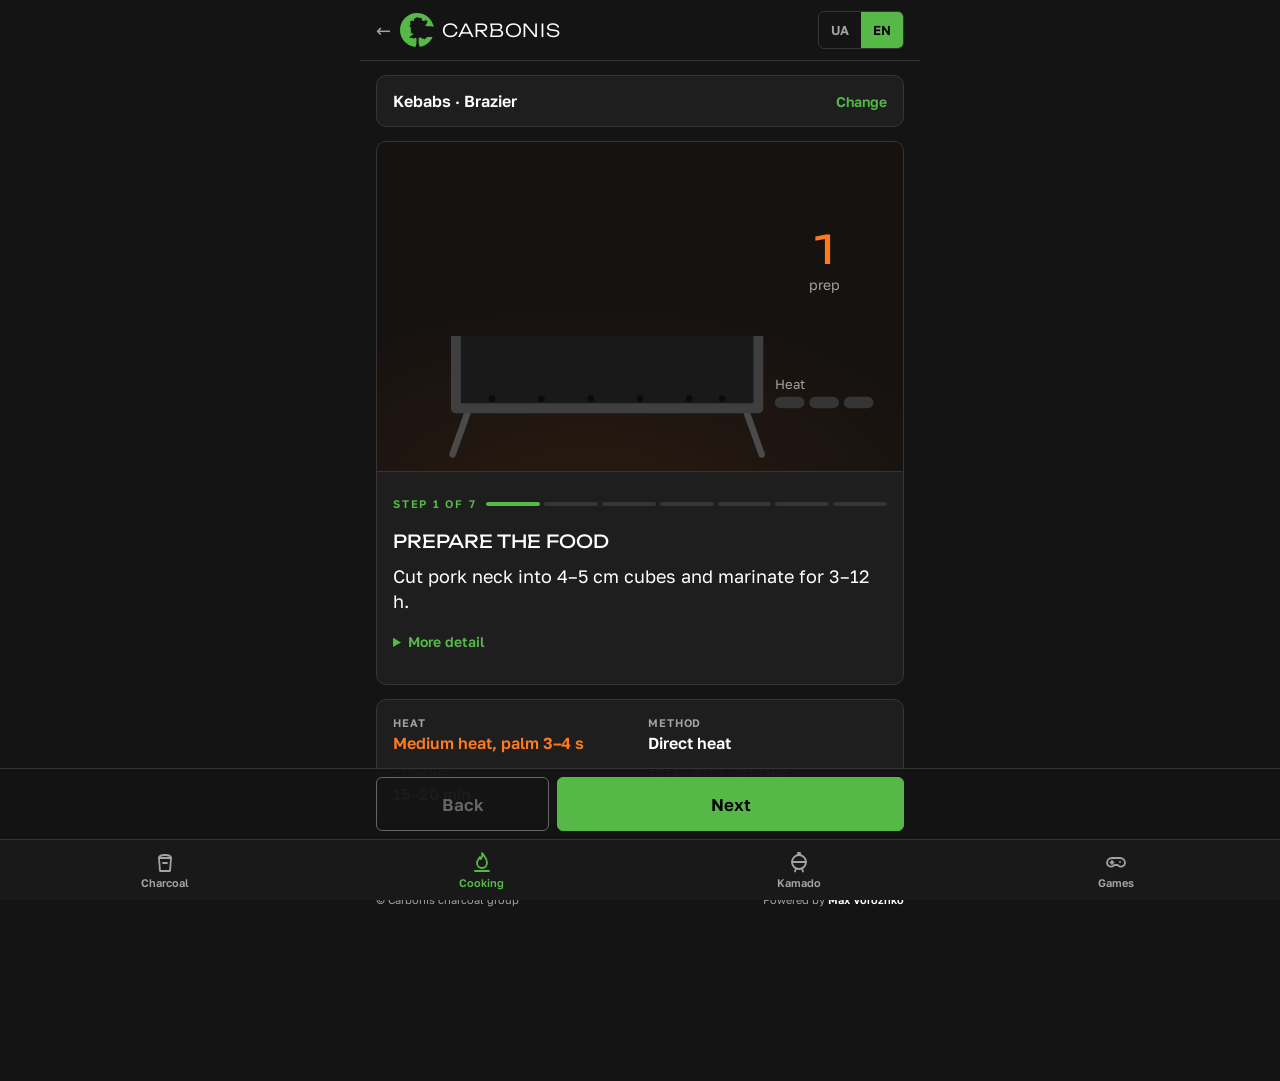
<file: guide/index.html>
<!doctype html>
<html lang="uk">
<head>
<meta charset="utf-8">
<meta name="viewport" content="width=device-width,initial-scale=1,viewport-fit=cover">
<title>Гід приготування Carbonis</title>
<meta name="description" content="Покрокові інструкції для камадо і мангала: вугілля, розпал, температура, час і готовність страви.">
<meta name="theme-color" content="#141414">
<link rel="manifest" href="../manifest.webmanifest">
<link rel="icon" type="image/png" href="../assets/icons/favicon-64.png">
<link rel="apple-touch-icon" href="../assets/icons/apple-touch-icon.png">
<meta name="apple-mobile-web-app-capable" content="yes">
<meta name="apple-mobile-web-app-status-bar-style" content="black">
<meta name="apple-mobile-web-app-title" content="Carbonis BBQ">
<link rel="stylesheet" href="../assets/fonts/fonts.css">
<style>
/* Carbonis design system: dark grill at night. One column: pick dish and grill, then a step player —
   an animated cutaway of the grill on top, the instruction and a timer below. Single dark theme by choice (brand). */
:root {
  color-scheme: dark;
  --surface-page: #141414;
  --surface-card: #1e1e1e;
  --surface-raised: #272727;
  --line: #353535;
  --ink: #ffffff;
  --ink-soft: rgba(255, 255, 255, 0.7);
  --ink-muted: #a3a3a3;
  --brand-green: #56b947;
  --on-brand: #000000;
  --ember: #ff7a1f;
  --font-display: Unbounded, "Arial Black", sans-serif;
  --font-sans: "Golos Text", system-ui, sans-serif;
  --font-label: "Golos Text", system-ui, sans-serif;
  --radius-sm: 6px;
  --radius-md: 10px;
}
* { box-sizing: border-box; }
html, body { margin: 0; }
[hidden] { display: none !important; }
body { background: var(--surface-page); color: var(--ink); font: 400 16px/1.45 var(--font-sans); -webkit-tap-highlight-color: transparent; }
.wrap { max-width: 560px; margin: 0 auto; padding: 0 max(16px, env(safe-area-inset-right, 0px)) calc(112px + env(safe-area-inset-bottom, 0px)) max(16px, env(safe-area-inset-left, 0px)); display: flex; flex-direction: column; gap: 14px; }
.topbar { display: flex; align-items: center; gap: 10px; position: sticky; top: 0; z-index: 20; background: var(--surface-page); margin: 0 calc(-1 * max(16px, env(safe-area-inset-left, 0px))) 0; padding: calc(8px + env(safe-area-inset-top, 0px)) max(16px, env(safe-area-inset-right, 0px)) 8px max(16px, env(safe-area-inset-left, 0px)); border-bottom: 1px solid var(--line); }
.back { display: inline-flex; align-items: center; gap: 8px; min-height: 44px; padding-right: 12px; color: var(--ink); text-decoration: none; font: 300 18px var(--font-display); letter-spacing: .04em; }
.back img { width: 34px; height: 34px; }
.back span.arrow { font: 400 18px var(--font-sans); color: var(--ink-muted); }
.sp { flex: 1; }
.lang-switch { display: flex; border: 1px solid var(--line); border-radius: var(--radius-sm); overflow: hidden; }
.lang-switch button { appearance: none; background: transparent; border: 0; color: var(--ink-muted); font: 600 13px var(--font-label); padding: 10px 12px; cursor: pointer; }
.lang-switch button[aria-pressed="true"] { background: var(--brand-green); color: var(--on-brand); }
.head { display: flex; flex-direction: column; gap: 12px; }
.eyebrow { margin: 0; color: var(--brand-green); font: 600 11px/1.3 var(--font-label); letter-spacing: 0.16em; text-transform: uppercase; }
h1 { margin: 0; font: 400 clamp(26px, 7vw, 32px)/1.2 var(--font-display); text-transform: uppercase; text-wrap: balance; }
h2 { margin: 0; font: 400 18px/1.25 var(--font-display); text-transform: uppercase; text-wrap: balance; }
.lead { margin: 0; color: var(--ink-muted); }
form { display: flex; flex-direction: column; gap: 20px; }
fieldset { border: 0; padding: 0; margin: 0; min-width: 0; }
legend { display: block; padding: 0; margin-bottom: 10px; font: 600 13px/1.35 var(--font-sans); color: var(--ink-soft); }
.chips { display: grid; grid-template-columns: repeat(4, minmax(0, 1fr)); gap: 8px; }
.chips > div { display: flex; min-width: 0; }
.chips > div > label { flex: 1; min-width: 0; display: flex; flex-direction: column; align-items: center; justify-content: center; gap: 6px; min-height: 78px; padding: 10px 2px; font-size: 13px; line-height: 1.2; text-align: center; white-space: nowrap; }
.chips label svg { width: 48px; height: 22px; flex: none; }
@media (min-width: 520px) { .chips { grid-template-columns: repeat(7, minmax(0, 1fr)); } }
.chips input, .seg input { position: absolute; opacity: 0; pointer-events: none; }
.chips label, .seg label { display: block; padding: 11px 16px; border: 1px solid var(--line); border-radius: var(--radius-sm); background: var(--surface-raised); font-weight: 600; cursor: pointer; user-select: none; }
.chips label:hover, .seg label:hover { border-color: var(--brand-green); }
.chips input:checked + label, .seg input:checked + label { background: var(--brand-green); border-color: var(--brand-green); color: var(--on-brand); }
.chips input:focus-visible + label, .seg input:focus-visible + label, button:focus-visible, a:focus-visible { outline: 2px solid var(--ink); outline-offset: 2px; }
.seg { display: grid; grid-template-columns: 1fr 1fr; gap: 8px; }
.seg > div { display: flex; min-width: 0; }
.seg label { flex: 1; min-width: 0; display: flex; flex-direction: column; justify-content: center; text-align: center; padding: 14px 10px; min-height: 64px; }
.seg small { display: block; font-weight: 400; font-size: 12px; opacity: 0.75; }
.facts { display: grid; grid-template-columns: 1fr 1fr; gap: 12px 16px; margin: 0; padding: 16px; background: var(--surface-card); border: 1px solid var(--line); border-radius: var(--radius-md); }
.facts div { min-width: 0; }
.facts dt { font: 600 11px/1.3 var(--font-label); letter-spacing: 0.08em; text-transform: uppercase; color: var(--ink-muted); margin-bottom: 2px; }
.facts dd { margin: 0; font-weight: 600; overflow-wrap: anywhere; }
.facts dd.hot { color: var(--ember); }
@media (max-width: 330px) { .facts { grid-template-columns: 1fr; } }
@media (max-width: 350px) { .chips > div > label { font-size: 12px; } }
.player { background: var(--surface-card); border: 1px solid var(--line); border-radius: var(--radius-md); overflow: hidden; display: flex; flex-direction: column; }
.scene { display: block; width: 100%; height: auto; background: radial-gradient(120% 100% at 40% 110%, #2a1a10 0%, #161210 60%); border-bottom: 1px solid var(--line); }
.scene text { font-family: "Golos Text", system-ui, sans-serif; }
.scene .big { font-family: Unbounded, "Arial Black", sans-serif; }
.scene .lid { transition: transform .7s cubic-bezier(.3,.7,.3,1); transform-box: view-box; transform-origin: 70px 98px; }
.scene .needle { transition: transform 1.1s cubic-bezier(.3,.7,.3,1); transform-box: view-box; transform-origin: 262px 58px; }
.scene .flame { animation: flick .5s ease-in-out infinite alternate; transform-box: fill-box; transform-origin: 50% 100%; }
.scene .flame:nth-child(2n) { animation-duration: .38s; }
.scene .heat { stroke-dasharray: 3 6; animation: rise 1s linear infinite; }
.scene .smoke circle { animation: puff 3s ease-out infinite; opacity: 0; }
.scene .smoke circle:nth-child(2) { animation-delay: 1s; }
.scene .smoke circle:nth-child(3) { animation-delay: 2s; }
.scene .pulse { animation: glow 1.6s ease-in-out infinite alternate; }
@keyframes flick { from { transform: scaleY(.82) scaleX(1.06); } to { transform: scaleY(1.12) scaleX(.94); } }
@keyframes rise { to { stroke-dashoffset: -18; } }
@keyframes puff { 0% { opacity: 0; transform: translate(0, 0) scale(.6); } 20% { opacity: .5; } 100% { opacity: 0; transform: translate(10px, -26px) scale(1.8); } }
@keyframes glow { from { opacity: .55; } to { opacity: 1; } }
@media (prefers-reduced-motion: reduce) { .scene .flame, .scene .heat, .scene .smoke circle, .scene .pulse { animation: none; } .scene .smoke circle { opacity: .35; } .scene .lid, .scene .needle { transition: none; } }
.step { padding: 18px 16px 16px; display: flex; flex-direction: column; gap: 12px; }
.step .count { display: flex; align-items: center; gap: 10px; }
.dots { display: flex; gap: 4px; flex: 1; }
.dots button { appearance: none; border: 0; padding: 12px 0; flex: 1; background: none; cursor: pointer; }
.dots button::before { content: ""; display: block; height: 4px; border-radius: 2px; background: var(--line); }
.dots button.on::before { background: var(--brand-green); }
.step p { margin: 0; color: var(--ink-soft); }
.params { display: flex; flex-wrap: wrap; gap: 6px; margin: 0; padding: 0; list-style: none; }
.params li { padding: 6px 10px; border-radius: var(--radius-sm); background: var(--surface-raised); border: 1px solid var(--line); font-size: 13px; font-weight: 600; }
.params li b { font: 600 10px var(--font-label); letter-spacing: .08em; text-transform: uppercase; color: var(--ink-muted); margin-right: 6px; }
.warn { margin: 0; padding: 10px 12px; border-left: 3px solid var(--ember); background: var(--surface-raised); border-radius: var(--radius-sm); font-size: 14px; color: var(--ink); }
.timer { display: flex; align-items: center; flex-wrap: wrap; gap: 10px 14px; padding: 12px; border: 1px solid var(--line); border-radius: var(--radius-sm); background: var(--surface-raised); }
.timer .clock { font: 400 34px/1 var(--font-display); color: var(--ember); font-variant-numeric: tabular-nums; min-width: 4.2ch; }
.timer .tbtns { display: flex; gap: 8px; flex-wrap: wrap; }
.timer .msg { flex-basis: 100%; margin: 0; font-size: 13px; color: var(--brand-green); }
.timer .msg:empty { display: none; }
.btn { display: inline-flex; align-items: center; justify-content: center; gap: 8px; border: 1px solid var(--brand-green); border-radius: var(--radius-sm); padding: 12px 16px; font: 600 15px var(--font-sans); text-decoration: none; color: var(--on-brand); background: var(--brand-green); cursor: pointer; }
.btn:hover { background: #68cc59; }
.btn.ghost { background: transparent; color: var(--ink); border-color: var(--ink); }
.btn.ghost:hover { background: rgba(255, 255, 255, .08); }
.btn.small { padding: 9px 12px; font-size: 14px; }
.btn:disabled { opacity: .35; cursor: default; }
.picked { appearance: none; display: flex; align-items: center; justify-content: space-between; gap: 12px; width: 100%; min-height: 52px; padding: 0 16px; border: 1px solid var(--line); border-radius: var(--radius-md); background: var(--surface-card); color: var(--ink); font: 600 16px var(--font-sans); text-align: left; cursor: pointer; }
.picked b { flex: none; color: var(--brand-green); font-weight: 600; font-size: 14px; }
.step p.main { font-size: 18px; line-height: 1.4; color: var(--ink); }
.more summary { color: var(--brand-green); font: 600 14px var(--font-sans); cursor: pointer; padding: 6px 0; }
.more p { margin-top: 4px; }
.stepbar { position: fixed; left: 0; right: 0; bottom: var(--cb-nav-h, 0px); z-index: 30; background: rgba(20, 20, 20, .97); border-top: 1px solid var(--line); padding: 8px max(16px, env(safe-area-inset-right, 0px)) 8px max(16px, env(safe-area-inset-left, 0px)); }
.stepbar .in { max-width: 528px; margin: 0 auto; display: grid; grid-template-columns: 1fr 2fr; gap: 8px; }
.stepbar .btn { min-height: 54px; font-size: 17px; }
.stepbar .chip { grid-column: 1 / -1; appearance: none; min-height: 40px; padding: 0 12px; border: 1px solid var(--ember); border-radius: var(--radius-sm); background: var(--surface-raised); color: var(--ink); font: 600 14px var(--font-sans); font-variant-numeric: tabular-nums; text-align: left; white-space: nowrap; overflow: hidden; text-overflow: ellipsis; cursor: pointer; }
.stepbar .chip.done { background: var(--ember); color: #000; }
.outline { display: flex; flex-direction: column; gap: 12px; }
.outline ol { list-style: none; margin: 0; padding: 0; display: flex; flex-direction: column; gap: 6px; counter-reset: s; }
.outline li button { appearance: none; width: 100%; text-align: left; display: flex; align-items: baseline; gap: 12px; padding: 12px 14px; border: 1px solid var(--line); border-radius: var(--radius-sm); background: var(--surface-card); color: var(--ink); font: 600 15px var(--font-sans); cursor: pointer; }
.outline li button::before { counter-increment: s; content: counter(s); font: 400 14px var(--font-display); color: var(--brand-green); min-width: 1.2em; }
.outline li button small { margin-left: auto; font-weight: 400; color: var(--ink-muted); white-space: nowrap; }
.outline li button[aria-current="step"] { border-color: var(--brand-green); }
.promo { display: flex; gap: 14px; align-items: center; padding: 16px; border: 1px solid var(--line); border-radius: var(--radius-md); background: var(--surface-card); text-decoration: none; color: var(--ink); }
.promo:hover { border-color: var(--brand-green); }
.promo > span:not(.arrow) { flex: 1; min-width: 0; }
.promo .arrow { white-space: nowrap; }
@media (max-width: 420px) { .promo { flex-wrap: wrap; } .promo > span:not(.arrow) { flex-basis: 60%; } .promo .arrow { margin-left: 58px; } }
.promo b { display: block; font-weight: 600; }
.promo small { color: var(--ink-muted); }
.promo .arrow { margin-left: auto; color: var(--brand-green); font-weight: 600; flex: none; }
.note { margin: 0; font-size: 14px; color: #bdbdbd; }
.foot { margin: 0; font-size: 11px; color: var(--ink-muted); display: flex; flex-wrap: wrap; gap: 6px 16px; justify-content: space-between; }
.foot b { color: var(--ink); font-weight: 600; }
</style>
</head>
<body>
<main class="wrap">
  <div class="topbar">
    <a class="back" href="../" data-i18n-aria="home"><span class="arrow">←</span><img src="../assets/icons/badge.svg" alt="" width="34" height="34">CARBONIS</a>
    <div class="sp"></div>
    <div class="lang-switch" data-lang-switch></div>
  </div>


  <button type="button" class="picked" id="pickToggle" aria-expanded="false" aria-controls="pick"><span id="pickSummary"></span><b></b></button>
  <form id="pick" novalidate hidden>
    <fieldset>
      <legend data-i18n="qDish">Що готуєте</legend>
      <div class="chips" id="dishes"></div>
    </fieldset>
    <fieldset>
      <legend data-i18n="qDevice">На чому готуєте</legend>
      <div class="seg">
        <div>
          <input type="radio" name="device" id="dev-kamado" value="kamado" checked>
          <label for="dev-kamado"><span data-i18n="kamado">Камадо</span><small data-i18n="kamadoSub">з кришкою</small></label>
        </div>
        <div>
          <input type="radio" name="device" id="dev-mangal" value="mangal">
          <label for="dev-mangal"><span data-i18n="mangal">Мангал</span><small data-i18n="mangalSub">відкритий жар</small></label>
        </div>
      </div>
    </fieldset>
  </form>


  <section class="player" id="player" aria-labelledby="stepTitle">
    <svg class="scene" id="scene" viewBox="0 0 320 200" role="img" aria-labelledby="stepTitle"></svg>
    <div class="step" aria-live="polite">
      <div class="count"><span class="eyebrow" id="stepCount"></span><span class="dots" id="dots"></span></div>
      <h2 id="stepTitle"></h2>
      <p class="main" id="stepText"></p>
      <details class="more" id="stepMoreBox" hidden><summary data-i18n="moreInfo">Докладніше</summary><p id="stepMore"></p></details>
      <ul class="params" id="stepParams"></ul>
      <p class="warn" id="stepWarn" hidden></p>
      <div class="timer" id="timer" hidden>
        <span class="clock" id="clock">00:00</span>
        <span class="tbtns">
          <button type="button" class="btn small" id="tGo"></button>
          <button type="button" class="btn ghost small" id="tPlus"></button>
          <button type="button" class="btn ghost small" id="tReset"></button>
        </span>
        <p class="msg" id="tMsg" role="status"></p>
      </div>
      <a class="btn ghost small" id="stepLink" hidden></a>
    </div>
  </section>



  <dl class="facts" id="facts"></dl>

  <p class="note" data-i18n="note">Час і температури орієнтовні. Готовність м'яса і птиці перевіряйте термометром.</p>
  <p class="foot"><span>© Carbonis charcoal group</span><span>Powered by <b>Max Vorozhko</b></span></p>
</main>

<div class="stepbar"><div class="in">
  <button type="button" class="chip" id="tChip" hidden></button>
  <button type="button" class="btn ghost" id="prev" data-i18n="prev">Назад</button>
  <button type="button" class="btn" id="next"></button>
</div></div>

<script src="../js/common.js"></script>
<script>
(function () {
  'use strict';
  var C = window.Carbonis, t = C.t;
  var L = function (uk, en) { return { uk: uk, en: en }; };
  var T = function (uk, en) { return C.lang === 'en' ? en : uk; };

  var DICT = {
    home: L('На головну', 'Home'),
    eyebrow: L('Гід приготування · камадо і мангал', 'Cooking guide · kamado and brazier'),
    h1: L('Від вугілля до страви', 'From charcoal to plate'),
    lead: L('Оберіть страву і гриль. Покажемо кожен крок: як розкласти вугілля, до якої температури розігріти і скільки готувати.', 'Pick a dish and a grill. We show every step: how to lay the charcoal, what temperature to reach and how long to cook.'),
    qDish: L('Що готуєте', 'What are you cooking'),
    qDevice: L('На чому готуєте', 'What are you cooking on'),
    kamado: L('Камадо', 'Kamado'), kamadoSub: L('з кришкою', 'with a lid'),
    mangal: L('Мангал', 'Brazier'), mangalSub: L('відкритий жар', 'open fire'),
    prev: L('Назад', 'Back'),
    moreInfo: L('Докладніше', 'More detail'),
    outlineTitle: L('Усі кроки', 'All steps'),
    promoTitle: L('Скільки вугілля взяти', 'How much charcoal to bring'),
    promoTxt: L('Калькулятор порахує кілограми і мішки Carbonis для цієї страви.', 'The calculator works out kilograms and Carbonis bags for this dish.'),
    promoGo: L('Порахувати →', 'Calculate →'),
    note: L("Час і температури орієнтовні. Готовність м'яса і птиці перевіряйте термометром.", 'Times and temperatures are a guide. Check meat and poultry with a thermometer.')
  };

  // ---- Рецепти: усі цифри тут. cook і heat — хвилини [від, до]; flip — секунди між перевертаннями;
  //      vents — нижня й верхня заслінки камадо, 0..1; hand — тест долонею для мангала, секунди.
  //      video: посилання на відеоогляд (коли з'явиться) — кнопка «Дивитись відео» покажеться сама.
  var DISHES = [
    { id: 'steak', name: L('Стейк', 'Steak'), video: '',
      prep: L("Стейк 2,5–3 см (рибай, стриплойн) дістаньте з холодильника за 30–40 хв. Обсушіть рушником і посоліть крупною сіллю перед самим грилем.", 'Take a 2.5–3 cm steak (ribeye, striploin) out of the fridge 30–40 min ahead. Pat it dry and salt with coarse salt right before grilling.'),
      core: L('54–57°C medium rare, 60–63°C medium', '54–57°C medium rare, 60–63°C medium'), rest: 5,
      kamado: { method: 'direct', coal: 'pile', temp: [250, 300], vents: [1, 1], heat: [10, 15], cook: [4, 6], flip: 150,
        how: L('Покладіть стейк над жаром і закрийте кришку. 2–3 хв з кожного боку. Товстий стейк доведіть ще 2–4 хв, прикривши заслінки наполовину.', 'Put the steak over the heat and close the lid. 2–3 min per side. Give a thick steak 2–4 min more with the vents half closed.') },
      mangal: { method: 'twozone', coal: 'twozone', hand: '2–3', level: 3, cook: [6, 8], flip: 180,
        how: L('Решітка над жаром. 3–4 хв з кожного боку, не рухайте стейк між перевертаннями. Якщо спалахує жир, пересуньте на бік без вугілля.', "Grate over the heat. 3–4 min per side; don't move the steak between flips. If fat flares up, shift it to the side without coals.") } },
    { id: 'shashlik', name: L('Шашлик', 'Kebabs'), video: '',
      prep: L("Свинину (ошийок) наріжте кубиками 4–5 см і маринуйте 3–12 год. Нанизуйте щільно, цибулю з поверхні зніміть, щоб не горіла.", "Cut pork neck into 4–5 cm cubes and marinate for 3–12 h. Thread the meat snugly and brush off the onion so it doesn't burn."),
      core: L('70–72°C, сік прозорий', '70–72°C, juices run clear'), rest: 3,
      kamado: { method: 'direct', coal: 'even', temp: [180, 200], vents: [.3, .3], heat: [10, 15], cook: [15, 20], flip: 180,
        how: L('Шампури на решітку, кришка закрита. Перевертайте кожні 3 хв, відкриваючи кришку лише для цього.', 'Skewers on the grate, lid closed. Turn every 3 min, opening the lid only for that.') },
      mangal: { method: 'direct', coal: 'even', hand: '3–4', level: 2, cook: [15, 20], flip: 150,
        how: L('Шампури на висоті 10–15 см над жаром. Перевертайте кожні 2–3 хв. Полум\'я від жиру збивайте, зсунувши шампур, а не водою.', 'Skewers 10–15 cm above the coals. Turn every 2–3 min. Tame fat flare-ups by moving the skewer, not with water.') } },
    { id: 'chicken', name: L('Курка', 'Chicken'), video: '',
      prep: L('Стегна або гомілки обсушіть і натріть сіллю та спеціями за 1–2 год. Солодкий соус наносьте лише в останні 5 хв, інакше згорить.', 'Pat thighs or drumsticks dry and rub with salt and spices 1–2 h ahead. Brush on sweet sauce only in the last 5 min or it will burn.'),
      core: L('75°C біля кістки (стегна соковитіші при 80°C)', '75°C at the bone (thighs are juicier at 80°C)'), rest: 5,
      kamado: { method: 'indirect', coal: 'pile', temp: [180, 190], vents: [.3, .3], heat: [15, 20], cook: [35, 45], flip: 1050,
        how: L('Курка шкірою догори над дефлектором, кришка закрита. Переверніть один раз посередині. Камадо працює як духовка: м\'ясо не пересихає.', 'Chicken skin side up over the deflector, lid closed. Turn once halfway. The kamado works like an oven, so the meat stays juicy.') },
      mangal: { method: 'twozone', coal: 'twozone', hand: '4–5', level: 2, cook: [30, 40], flip: 300,
        how: L('Почніть на боці без вугілля, шкірою догори. Перевертайте кожні 5 хв. В останні 5 хв пересуньте над жар, щоб шкірка стала хрусткою.', 'Start on the side without coals, skin side up. Turn every 5 min. For the last 5 min move it over the coals to crisp the skin.') } },
    { id: 'ribs', name: L('Реберця', 'Ribs'), video: '',
      prep: L('Зніміть плівку з кісткового боку і натріть реберця сухими спеціями за 2–12 год.', 'Peel the membrane off the bone side and rub the ribs with dry spices 2–12 h ahead.'),
      core: L("88–92°C, м'ясо відходить від кістки", '88–92°C, the meat pulls back from the bone'), rest: 10,
      kamado: { method: 'indirect', coal: 'low', temp: [110, 130], vents: [.1, .1], heat: [20, 30], cook: [150, 180], flip: 0,
        how: L("Реберця кісткою донизу над дефлектором. Кришку не відкривайте: кожне відкриття додає 10–15 хв. Для диму покладіть на вугілля шматок фруктового дерева.", "Ribs bone side down over the deflector. Keep the lid shut: every peek adds 10–15 min. For smoke, put a chunk of fruit wood on the coals."),
        finish: { title: L('Глазур', 'Glaze'), text: L('Змастіть реберця соусом BBQ і тримайте ще 20–30 хв, доки скоринка не стане липкою.', 'Brush the ribs with BBQ sauce and keep them on for 20–30 min more, until the bark turns sticky.'), cook: [20, 30] } },
      mangal: { method: 'twozone', coal: 'twozone', hand: '6–8', level: 1, cook: [90, 120], flip: 1500,
        how: L('Загорніть реберця у фольгу і покладіть на бік без вугілля. Перевертайте раз на 25 хв і підкладайте по жмені вугілля, щоб жар не згас.', 'Wrap the ribs in foil and put them on the side without coals. Turn every 25 min and add a handful of charcoal to keep the heat alive.'),
        finish: { title: L('Глазур', 'Glaze'), text: L('Розгорніть фольгу, змастіть соусом BBQ і підрум\'яньте над жаром 10–15 хв, часто перевертаючи.', 'Unwrap, brush with BBQ sauce and brown over the coals for 10–15 min, turning often.'), cook: [10, 15] } } },
    { id: 'fish', name: L('Риба', 'Fish'), video: '',
      prep: L('Цілу дорадо, сибаса або стейки лосося обсушіть. Змастіть олією шкіру і решітку, щоб риба не прилипла.', "Pat a whole sea bream, sea bass or salmon steaks dry. Oil the skin and the grate so the fish doesn't stick."),
      core: L("60–63°C, м'ясо легко відділяється", '60–63°C, the flesh flakes easily'), rest: 2,
      kamado: { method: 'direct', coal: 'even', temp: [180, 200], vents: [.3, .3], heat: [10, 15], cook: [10, 15], flip: 360,
        how: L('Риба на змащену решітку, кришка закрита. Переверніть один раз, коли шкіра сама відійде від решітки.', 'Fish on the oiled grate, lid closed. Turn once, when the skin releases from the grate by itself.') },
      mangal: { method: 'direct', coal: 'even', hand: '4–5', level: 2, cook: [10, 15], flip: 300,
        how: L('Найзручніше в решітці-кошику. 5–7 хв з кожного боку на середньому жарі.', 'A grill basket is easiest. 5–7 min per side over medium heat.') } },
    { id: 'sausage', name: L('Ковбаски', 'Sausages'), video: '',
      prep: L('Сирі ковбаски дістаньте з холодильника за 15 хв. Не проколюйте: сік має лишитися всередині.', "Take raw sausages out of the fridge 15 min ahead. Don't prick them: the juice should stay inside."),
      core: L('72°C', '72°C'), rest: 2,
      kamado: { method: 'direct', coal: 'even', temp: [160, 180], vents: [.25, .25], heat: [10, 15], cook: [12, 15], flip: 180,
        how: L('Ковбаски на решітку, кришка закрита. Перевертайте кожні 3 хв до рівної рум\'яної скоринки.', 'Sausages on the grate, lid closed. Turn every 3 min until evenly browned.') },
      mangal: { method: 'direct', coal: 'even', hand: '4–5', level: 2, cook: [10, 12], flip: 150,
        how: L('Середній жар без полум\'я. Перевертайте кожні 2–3 хв. На сильному жарі оболонка лусне.', 'Medium heat with no flames. Turn every 2–3 min. High heat will split the casing.') } },
    { id: 'veg', name: L('Овочі', 'Veggies'), video: '',
      prep: L('Перець, кабачок, баклажан і гриби наріжте крупно, змастіть олією і посоліть. Кукурудзу готуйте цілою.', 'Cut peppers, courgette, aubergine and mushrooms into large pieces, oil and salt them. Cook corn whole.'),
      core: L("м'які, з підпаленими смужками", 'tender, with char marks'), rest: 0,
      kamado: { method: 'direct', coal: 'even', temp: [180, 200], vents: [.3, .3], heat: [10, 15], cook: [8, 12], flip: 180,
        how: L('Овочі на решітку, кришка закрита. Перевертайте кожні 3 хв. Гриби й перець готові першими.', 'Veggies on the grate, lid closed. Turn every 3 min. Mushrooms and peppers are done first.') },
      mangal: { method: 'direct', coal: 'even', hand: '5–6', level: 1, cook: [8, 12], flip: 150,
        how: L("Слабкий жар, найкраще після м'яса. Перевертайте кожні 2–3 хв.", 'Low heat, best after the meat. Turn every 2–3 min.') } }
  ];
  var METHOD = { direct: L('Прямий жар', 'Direct heat'), indirect: L('Непрямий жар, дефлектор', 'Indirect heat, deflector'), twozone: L('Дві зони', 'Two zones') };
  var COAL = {
    pile: L('Гіркою по центру', 'A mound in the centre'), even: L('Рівним шаром 5–7 см', 'An even 5–7 cm layer'),
    twozone: L('З одного боку, другий бік порожній', 'On one side, the other side empty'), low: L('Невелика купка по центру', 'A small pile in the centre')
  };

  function rng(a, unit) { return a[0] === a[1] ? a[0] + ' ' + unit : a[0] + '–' + a[1] + ' ' + unit; }
  function mins(a) {
    if (a[1] >= 90) { var f = function (m) { var h = m / 60; return (h % 1 ? h.toFixed(1) : String(h)).replace('.', T(',', '.')); }; return f(a[0]) + '–' + f(a[1]) + ' ' + T('год', 'h'); }
    return rng(a, T('хв', 'min'));
  }
  function ventLabel(f) {
    if (f >= .95) return T('відкрита повністю', 'fully open');
    if (f >= .45) return T('наполовину', 'half open');
    if (f >= .2) return T('на чверть', 'a quarter open');
    if (f > 0) return T('щілина 0,5–1 см', 'a 0.5–1 cm gap');
    return T('закрита', 'closed');
  }
  function heatWord(level) { return [T('Жар згасає', 'Heat is fading'), T('Слабкий жар', 'Low heat'), T('Середній жар', 'Medium heat'), T('Сильний жар', 'High heat')][level]; }

  // ---- Кроки для вибраної страви і гриля ----
  function buildSteps(dish, dev) {
    var r = dish[dev], k = dev === 'kamado', steps = [];
    var base = { device: dev, coal: r.coal, fire: 0, flames: false, lid: 'open', deflector: false, food: null, arrows: null, smoke: false, temp: null, vb: 1, vt: 1, level: 0 };
    var sc = function (o) { var s = {}; for (var a in base) s[a] = base[a]; for (var b in o) s[b] = o[b]; return s; };
    var tempTxt = k ? r.temp[0] + '–' + r.temp[1] + '°C' : '';
    var mid = k ? (r.temp[0] + r.temp[1]) / 2 : null;
    var foodPos = r.method === 'twozone' ? 'right' : 'center';

    steps.push({ title: T('Підготуйте продукти', 'Prepare the food'), text: t(dish.prep), short: '',
      scene: sc({ coal: 'none', side: { big: '1', cap: T('підготовка', 'prep') } }) });

    steps.push({ title: T('Розкладіть вугілля', 'Lay the charcoal'), short: '',
      text: k
        ? T('Вугілля Carbonis у чашу: ' + t(COAL[r.coal]).toLowerCase() + '. Великі шматки вниз. Обидві заслінки відкрийте.', 'Carbonis charcoal into the firebox: ' + t(COAL[r.coal]).toLowerCase() + '. Large pieces at the bottom. Open both vents.')
        : T('Вугілля Carbonis гіркою посередині: так воно розгориться швидше.', 'Carbonis charcoal in a mound in the middle: it lights faster that way.'),
      params: [[T('Розкладка', 'Layout'), k ? t(COAL[r.coal]) : t(COAL.pile)]],
      link: { href: '../calculator/?dish=' + dish.id + '&device=' + (k ? 'grill' : 'mangal'), text: T('Порахувати, скільки вугілля →', 'Work out how much charcoal →') },
      scene: sc({ coal: k ? r.coal : 'pile' }) });

    var lightT = k ? [10, 15] : [20, 25];
    steps.push({ title: T('Розпаліть', 'Light it'), short: mins(lightT),
      text: k
        ? T('1–2 кубики розпалювача у вугілля, підпаліть. Кришка й заслінки відкриті. Без рідини для розпалу: кераміка вбирає запах.', "1–2 firelighter cubes into the charcoal, light them. Lid and vents open. No lighter fluid: the ceramic absorbs the smell.")
        : T('Розпалювач під гірку, підпаліть. Чекайте білого попелу. На полум\'ї не готуйте.', "Firelighter under the mound, light it. Wait for white ash. Don't cook over flames."),
      params: [[T('Час', 'Time'), mins(lightT)]], timer: lightT[0] * 60,
      scene: sc({ coal: k ? r.coal : 'pile', fire: .45, flames: true, temp: k ? 60 : null, side: k ? null : { big: lightT[0] + '–' + lightT[1], cap: T('хв до білого попелу', 'min until white ash') } }) });

    if (k) {
      steps.push({ title: T('Наберіть ', 'Bring it to ') + tempTxt, short: mins(r.heat),
        text: (r.method === 'indirect' ? T('Поставте дефлектор і решітку. ', 'Fit the deflector and the grate. ') : T('Поставте решітку. ', 'Fit the grate. ')) +
          T('Закрийте кришку. За 30°C до цілі виставте заслінки, як на схемі: камадо легше нагріти, ніж остудити.', 'Close the lid. About 30°C before the target, set the vents as shown: a kamado is easier to heat than to cool.'),
        params: [[T('Ціль', 'Target'), tempTxt], [T('Нижня заслінка', 'Bottom vent'), ventLabel(r.vents[0])], [T('Верхня заслінка', 'Top vent'), ventLabel(r.vents[1])]],
        timer: r.heat[0] * 60,
        scene: sc({ fire: .8, lid: 'closed', deflector: r.method === 'indirect', temp: mid, tempLabel: tempTxt, vb: r.vents[0], vt: r.vents[1], smoke: true }) });
    } else {
      steps.push({ title: T('Розрівняйте жар', 'Spread the coals'), short: heatWord(r.level),
        text: T('Розкладіть вугілля: ' + t(COAL[r.coal]).toLowerCase() + '. Долоня на висоті шампурів витримує ' + r.hand + ' с — жар правильний.', 'Spread the charcoal: ' + t(COAL[r.coal]).toLowerCase() + '. If your palm at skewer height lasts ' + r.hand + ' s, the heat is right.'),
        params: [[T('Розкладка', 'Layout'), t(COAL[r.coal])], [T('Тест долонею', 'Hand test'), r.hand + ' ' + T('с', 's')], [T('Жар', 'Heat'), heatWord(r.level)]],
        scene: sc({ fire: .85, level: r.level, side: { big: r.hand, cap: T('с — долоня над жаром', 's — palm over the coals'), hand: true } }) });
    }

    var cookScene = sc({ fire: .9, lid: k ? 'closed' : 'open', deflector: k && r.method === 'indirect', food: dish.id, foodPos: foodPos, arrows: r.method === 'direct' ? 'direct' : 'indirect', smoke: k, temp: mid, tempLabel: tempTxt, vb: k ? r.vents[0] : 1, vt: k ? r.vents[1] : 1, level: r.level, side: k ? null : { big: mins(r.cook).replace(/ .*/, ''), cap: mins(r.cook).replace(/^\S+ /, '') + ' · ' + heatWord(r.level).toLowerCase() } });
    var cookParams = [[T('Час', 'Time'), mins(r.cook)], [T('Спосіб', 'Method'), t(METHOD[r.method])]];
    if (k) cookParams.push([T('Температура', 'Temperature'), tempTxt]);
    if (r.flip) cookParams.push([T('Перевертати', 'Turn'), T('кожні ', 'every ') + (r.flip >= 120 ? Math.round(r.flip / 60) + ' ' + T('хв', 'min') : r.flip + ' ' + T('с', 's'))]);
    steps.push({ title: T('Готуйте', 'Cook'), short: mins(r.cook), text: t(r.how), params: cookParams, timer: r.cook[0] * 60, every: r.flip,
      warn: k && r.temp[0] >= 180 ? T('Гарячу кришку відкривайте у два етапи: спершу підніміть на 3–5 см і зачекайте 2–3 секунди. Різкий доступ повітря дає спалах полум\'я.', 'Open a hot lid in two stages: lift it 3–5 cm first and wait 2–3 seconds. A sudden rush of air causes a flare of flame.') : '',
      scene: cookScene });

    if (r.finish) {
      var fs = {}; for (var a in cookScene) fs[a] = cookScene[a];
      if (!k) { fs.foodPos = 'center'; fs.arrows = 'direct'; fs.level = 2; fs.side = { big: mins(r.finish.cook).replace(/ .*/, ''), cap: mins(r.finish.cook).replace(/^\S+ /, '') + ' · ' + T('над жаром', 'over the coals') }; }
      steps.push({ title: t(r.finish.title), short: mins(r.finish.cook), text: t(r.finish.text), params: [[T('Час', 'Time'), mins(r.finish.cook)]], timer: r.finish.cook[0] * 60, scene: fs });
    }

    steps.push({ title: dish.rest ? T('Перевірте готовність і дайте відпочити', 'Check doneness and let it rest') : T('Перевірте готовність', 'Check doneness'), short: dish.rest ? dish.rest + ' ' + T('хв', 'min') : '',
      text: (dish.id === 'veg' ? T('Овочі готові, коли вони ', 'The veggies are done when they are ') + t(dish.core) + '.' : T('У найтовщому місці: ', 'At the thickest point: ') + t(dish.core) + '.') +
        (dish.rest ? T(' Дайте постояти ' + dish.rest + ' хв під фольгою.', ' Rest it for ' + dish.rest + ' min under foil.') : ''),
      params: [[T('Готовність', 'Doneness'), t(dish.core)]].concat(dish.rest ? [[T('Відпочинок', 'Rest'), dish.rest + ' ' + T('хв', 'min')]] : []),
      timer: dish.rest ? dish.rest * 60 : 0,
      scene: sc({ fire: .6, lid: 'open', deflector: k && r.method === 'indirect', food: dish.id, foodPos: 'plate', temp: k ? Math.max(90, mid - 60) : null, level: 1, side: k ? null : { big: '✓', cap: T('страва готова', 'the dish is ready') } }) });

    steps.push({ title: T('Після готування', 'After cooking'), short: '',
      text: k
        ? T('Закрийте кришку й обидві заслінки: вугілля згасне за 15–20 хв. Залишки згодяться наступного разу.', 'Close the lid and both vents: the charcoal goes out in 15–20 min. Reuse what is left next time.')
        : T('Дайте вугіллю догоріти або залийте водою. Попіл викидайте холодним.', 'Let the charcoal burn out or douse it with water. Bin the ash only when cold.'),
      params: k ? [[T('Заслінки', 'Vents'), T('обидві закриті', 'both closed')]] : [],
      scene: sc({ fire: .12, lid: k ? 'closed' : 'open', temp: k ? 70 : null, vb: 0, vt: 0, level: 0, side: k ? null : { big: '0', cap: T('жар згасає', 'the heat is fading') } }) });
    return steps;
  }

  // ---- Схема гриля в розрізі (SVG 320×200) ----
  var CHUNK = 'M-8 2L-5-6 3-8 8-2 6 6-3 7Z';
  var COALS = {
    kamado: { pile: [[112, 160], [130, 162], [148, 160], [121, 152], [139, 152], [130, 144]], even: [[100, 158], [115, 160], [130, 161], [145, 160], [160, 158], [108, 151], [123, 152], [138, 152], [152, 151]], low: [[120, 161], [134, 161], [127, 154]], none: [] },
    mangal: { pile: [[112, 152], [126, 152], [140, 152], [154, 152], [168, 152], [119, 144], [133, 144], [147, 144], [161, 144], [126, 136], [140, 136], [154, 136], [140, 128]], even: [[62, 152], [77, 153], [92, 152], [107, 153], [122, 152], [137, 153], [152, 152], [167, 153], [182, 152], [197, 153], [212, 152], [70, 145], [100, 145], [130, 145], [160, 145], [190, 145]], twozone: [[62, 152], [77, 153], [92, 152], [107, 153], [122, 152], [70, 145], [85, 145], [100, 145], [115, 145], [78, 138], [93, 138], [108, 138]], none: [] }
  };
  function mix(f) { var a = [43, 36, 30], b = [255, 122, 31], c = a.map(function (v, i) { return Math.round(v + (b[i] - v) * f); }); return 'rgb(' + c.join(',') + ')'; }
  function food(id, x, y) { return '<g transform="translate(' + x + ',' + y + ')">' + C.foodShape(id) + '</g>'; }
  function scene(s) {
    var k = s.device === 'kamado', o = '';
    var pts = (COALS[s.device][s.coal] || []), gx = k ? 130 : (s.coal === 'twozone' ? 92 : 140);
    // glow
    if (s.fire > 0 && pts.length) o += '<ellipse class="pulse" cx="' + gx + '" cy="150" rx="' + (k ? 52 : (s.coal === 'even' ? 92 : 56)) + '" ry="26" fill="rgba(255,122,31,' + (.12 + s.fire * .3) + ')"/>';
    if (k) {
      o += '<path d="M88 168L78 190M172 168L182 190M70 190H190" stroke="#4a4a4a" stroke-width="4" stroke-linecap="round" fill="none"/>';
      o += '<path d="M70 100C70 150 92 172 130 172 168 172 190 150 190 100Z" fill="#191919"/>';
    } else {
      o += '<path d="M56 162L46 190M224 162L234 190" stroke="#4a4a4a" stroke-width="4" stroke-linecap="round"/>';
      o += '<path d="M48 118H232V162H48Z" fill="#191919"/>';
    }
    // coals
    pts.forEach(function (p, i) { o += '<path d="' + CHUNK + '" transform="translate(' + p[0] + ',' + p[1] + ') rotate(' + (i * 47 % 360) + ')" fill="' + mix(Math.max(0, s.fire * (.75 + (i % 3) * .12))) + '" stroke="#0d0b09" stroke-width="1"/>'; });
    // flames
    if (s.flames) { o += '<g>'; [-18, 0, 16].forEach(function (dx, i) { var fy = k ? 142 : 128; o += '<path class="flame" d="M' + (gx + dx - 7) + ' ' + fy + 'q-2-14 6-26q2 10 7 12q5-8 2-16q10 10 6 30z" fill="' + (i === 1 ? '#ffb43c' : '#ff7a1f') + '"/>'; }); o += '</g>'; }
    // heat arrows
    if (s.arrows === 'direct') [-22, 0, 22].forEach(function (dx) { o += '<path class="heat" d="M' + (gx + dx) + ' ' + (k ? 138 : 132) + 'V' + (k ? 116 : 112) + '" stroke="#ff7a1f" stroke-width="2" fill="none"/>'; });
    if (s.arrows === 'indirect') o += k
      ? '<path class="heat" d="M98 142C80 132 80 116 94 106" stroke="#ff7a1f" stroke-width="2" fill="none"/><path class="heat" d="M162 142C180 132 180 116 166 106" stroke="#ff7a1f" stroke-width="2" fill="none"/>'
      : '<path class="heat" d="M104 128C118 102 150 96 176 104" stroke="#ff7a1f" stroke-width="2" fill="none"/><path class="heat" d="M84 128C100 92 150 84 190 98" stroke="#ff7a1f" stroke-width="2" fill="none"/>';
    if (k) {
      if (s.deflector) o += '<rect x="92" y="126" width="76" height="6" rx="2" fill="#8d8d8d"/><text x="130" y="124" text-anchor="middle" font-size="7" fill="#a3a3a3">' + T('дефлектор', 'deflector') + '</text>';
      if (s.lid === 'closed' || s.food || s.deflector) o += '<path d="M76 112H184" stroke="#bdbdbd" stroke-width="2" stroke-dasharray="6 3"/>';
      o += '<path d="M70 100C70 150 92 172 130 172 168 172 190 150 190 100" fill="none" stroke="#3f3f3f" stroke-width="6" stroke-linejoin="round"/>';
      o += '<rect x="119" y="170" width="22" height="7" rx="2" fill="' + (s.vb > 0 ? '#ff7a1f' : '#4a4a4a') + '"/>';
      o += '<path d="M66 100H194" stroke="#56b947" stroke-width="4" stroke-linecap="round"/>';
      o += '<g class="lid" style="transform:rotate(' + (s.lid === 'open' ? -50 : 0) + 'deg)"><path d="M70 96C70 46 95 26 130 26 165 26 190 46 190 96Z" fill="rgba(35,35,35,.55)" stroke="#3f3f3f" stroke-width="6" stroke-linejoin="round"/><rect x="119" y="15" width="22" height="9" rx="3" fill="' + (s.vt > 0 ? '#bdbdbd' : '#4a4a4a') + '"/><rect x="194" y="74" width="8" height="18" rx="3" fill="#8a6338"/></g>';
      if (s.smoke && s.vt > 0) o += '<g class="smoke"><circle cx="130" cy="10" r="5" fill="#9a9a9a"/><circle cx="134" cy="8" r="4" fill="#9a9a9a"/><circle cx="126" cy="9" r="4.5" fill="#9a9a9a"/></g>';
    } else {
      o += '<path d="M48 118V162H232V118" fill="none" stroke="#3f3f3f" stroke-width="6" stroke-linejoin="round"/>';
      [70, 100, 130, 160, 190, 210].forEach(function (x) { o += '<circle cx="' + x + '" cy="156" r="2" fill="#0d0b09"/>'; });
      if (s.food && s.foodPos !== 'plate') o += '<path d="M44 112H236" stroke="#bdbdbd" stroke-width="2" stroke-dasharray="6 3"/>';
    }
    // food
    if (s.food) {
      if (s.foodPos === 'plate') o += '<ellipse cx="' + (k ? 130 : 140) + '" cy="' + (k ? 84 : 96) + '" rx="42" ry="9" fill="#e9e4da"/>' + food(s.food, k ? 130 : 140, k ? 78 : 90);
      else o += food(s.food, s.foodPos === 'right' ? 184 : (k ? 130 : 140), k ? 104 : 103);
    }
    // side panel
    if (k) {
      var ang = -135 + Math.max(0, Math.min(350, s.temp == null ? 20 : s.temp)) / 350 * 270;
      o += '<circle cx="262" cy="58" r="34" fill="#141414" stroke="#3f3f3f" stroke-width="3"/>';
      o += '<path d="M238 82A34 34 0 1 1 286 82" fill="none" stroke="#353535" stroke-width="5" stroke-linecap="round"/>';
      [0, 100, 200, 300].forEach(function (v) { var a = (-135 + v / 350 * 270) * Math.PI / 180; o += '<text x="' + (262 + Math.sin(a) * 23).toFixed(1) + '" y="' + (58 - Math.cos(a) * 23 + 3).toFixed(1) + '" text-anchor="middle" font-size="7" fill="#a3a3a3">' + v + '</text>'; });
      o += '<g class="needle" id="needle" data-a="' + ang.toFixed(1) + '"><path d="M262 58V32" stroke="#ff7a1f" stroke-width="3" stroke-linecap="round"/></g><circle cx="262" cy="58" r="4" fill="#fff"/>';
      o += '<text class="big" x="262" y="112" text-anchor="middle" font-size="' + (s.tempLabel ? 13 : 9) + '" fill="' + (s.tempLabel ? '#ff7a1f' : '#a3a3a3') + '">' + (s.tempLabel || (s.lid === 'open' ? T('кришка відкрита', 'lid open') : T('остигає', 'cooling'))) + '</text>';
      [[T('Верхня заслінка', 'Top vent'), s.vt, 127], [T('Нижня заслінка', 'Bottom vent'), s.vb, 163]].forEach(function (v) {
        o += '<text x="222" y="' + v[2] + '" font-size="8" fill="#a3a3a3">' + v[0] + '</text><rect x="222" y="' + (v[2] + 5) + '" width="80" height="7" rx="3.5" fill="#353535"/><rect x="222" y="' + (v[2] + 5) + '" width="' + Math.max(0, 80 * v[1]) + '" height="7" rx="3.5" fill="#56b947"/><text x="302" y="' + (v[2] + 21) + '" text-anchor="end" font-size="7.5" fill="#fff">' + ventLabel(v[1]) + '</text>';
      });
    } else if (s.side) {
      if (s.side.hand) o += '<path d="M252 44v-18a4 4 0 0 1 8 0v-6a4 4 0 0 1 8 0v6a4 4 0 0 1 8 0v8a4 4 0 0 1 8 0v20c0 12-8 18-18 18s-16-6-20-14l-6-12a4 4 0 0 1 7-4z" fill="none" stroke="#fff" stroke-width="2.5" stroke-linejoin="round"/>';
      o += '<text class="big" x="272" y="' + (s.side.hand ? 104 : 74) + '" text-anchor="middle" font-size="' + (String(s.side.big).length > 4 ? 17 : 24) + '" fill="#ff7a1f">' + s.side.big + '</text>';
      var words = s.side.cap.split(' '), l1 = '', l2 = ''; words.forEach(function (w) { if ((l1 + ' ' + w).length <= 17 && !l2) l1 = (l1 + ' ' + w).trim(); else l2 = (l2 + ' ' + w).trim(); });
      o += '<text x="272" y="' + (s.side.hand ? 118 : 90) + '" text-anchor="middle" font-size="8.5" fill="#a3a3a3">' + l1 + '</text><text x="272" y="' + (s.side.hand ? 129 : 101) + '" text-anchor="middle" font-size="8.5" fill="#a3a3a3">' + l2 + '</text>';
      o += '<text x="242" y="150" font-size="8" fill="#a3a3a3">' + T('Жар', 'Heat') + '</text>';
      [0, 1, 2].forEach(function (i) { o += '<rect x="' + (242 + i * 21) + '" y="155" width="18" height="7" rx="3.5" fill="' + (i < s.level ? ['#ffb43c', '#ff7a1f', '#ff4a1f'][i] : '#353535') + '"/>'; });
    }
    return o;
  }

  // ---- Стан і відображення ----
  var $ = function (id) { return document.getElementById(id); };
  var dishesEl = $('dishes');
  DISHES.forEach(function (d, i) {
    var wrap = document.createElement('div'), input = document.createElement('input'), label = document.createElement('label');
    input.type = 'radio'; input.name = 'dish'; input.id = 'dish-' + d.id; input.value = d.id; if (i === 0) input.checked = true;
    label.htmlFor = input.id; label.dataset.dish = d.id; label.innerHTML = C.foodIcon(d.id) + '<span></span>';
    wrap.appendChild(input); wrap.appendChild(label); dishesEl.appendChild(wrap);
  });
  var stepIdx = 0, steps = [], lastAngle = -120, hadPlan = false;
  // Вибір із посилання, а якщо його немає — той, що користувач зробив у «Вугіллі» чи минулого разу
  (function init() {
    var q = new URLSearchParams(location.search), plan = C.plan.get();
    var d = q.get('dish') || plan.dish, dev = q.get('device') || plan.device, s = parseInt(q.get('step'), 10);
    if (dev === 'grill') dev = 'kamado';
    if (d && $('dish-' + d)) { $('dish-' + d).checked = true; hadPlan = true; }
    if (dev && $('dev-' + dev)) $('dev-' + dev).checked = true;
    if (!isNaN(s)) stepIdx = Math.max(0, s - 1);
  })();
  function cur() {
    var id = document.querySelector('input[name="dish"]:checked').value, dev = document.querySelector('input[name="device"]:checked').value;
    return { dish: DISHES.filter(function (d) { return d.id === id; })[0], dev: dev };
  }
  function setPick(open) {
    $('pick').hidden = !open;
    $('pickToggle').setAttribute('aria-expanded', String(open));
    $('pickToggle').querySelector('b').textContent = open ? T('Готово', 'Done') : T('Змінити', 'Change');
  }
  $('pickToggle').addEventListener('click', function () { setPick($('pick').hidden); });

  // ---- Таймер: один активний, не скидається, коли гортаєш кроки ----
  var act = null, tick = 0, actx = null, lock = null;
  function beep(n) {
    try {
      actx = actx || new (window.AudioContext || window.webkitAudioContext)();
      if (actx.state === 'suspended') actx.resume();
      for (var i = 0; i < n; i++) { var o = actx.createOscillator(), g = actx.createGain(), at = actx.currentTime + i * .28; o.frequency.value = 880; g.gain.setValueAtTime(.18, at); g.gain.exponentialRampToValueAtTime(.001, at + .22); o.connect(g).connect(actx.destination); o.start(at); o.stop(at + .25); }
    } catch (e) {}
    if (n && navigator.vibrate) navigator.vibrate(n > 1 ? [200, 100, 200, 100, 200] : 150);
  }
  function fmtClock(sec) { var s = Math.max(0, Math.ceil(sec)); return String(Math.floor(s / 60)).padStart(2, '0') + ':' + String(s % 60).padStart(2, '0'); }
  function preset(i) { var s = steps[i]; return s && s.timer ? { step: i, left: s.timer, total: s.timer, every: s.every || 0, since: 0, run: false, msg: '', until: 0 } : null; }
  function shown() { return act && act.step === stepIdx ? act : preset(stepIdx); }
  function actMsg() { return act && act.msg && Date.now() < act.until ? act.msg : ''; }
  function paintTimer() {
    var v = shown();
    $('timer').hidden = !v;
    if (v) {
      $('clock').textContent = fmtClock(v.left);
      $('tGo').textContent = v.run ? T('Пауза', 'Pause') : (v.left < v.total && v.left > 0 ? T('Продовжити', 'Resume') : T('Запустити таймер', 'Start timer'));
      $('tPlus').textContent = T('+1 хв', '+1 min'); $('tReset').textContent = T('Скинути', 'Reset');
      $('tMsg').textContent = v === act ? actMsg() : '';
    }
    var chip = $('tChip'), elsewhere = !!act && act.step !== stepIdx && (act.run || act.left < act.total);
    chip.hidden = !elsewhere;
    if (elsewhere) chip.textContent = fmtClock(act.left) + ' · ' + steps[act.step].title + (actMsg() ? ' · ' + actMsg() : '');
    chip.classList.toggle('done', elsewhere && act.left <= 0);
  }
  function stopTick() { clearInterval(tick); tick = 0; if (lock) { try { lock.release(); } catch (e) {} lock = null; } }
  function startTick() {
    if (tick) return;
    var last = Date.now();
    if (navigator.wakeLock) navigator.wakeLock.request('screen').then(function (l) { lock = l; }, function () {});
    tick = setInterval(function () {
      var now = Date.now(), d = (now - last) / 1000; last = now;
      if (!act || !act.run) { stopTick(); return; }
      act.left -= d; act.since += d;
      if (act.every && act.since >= act.every && act.left > 5) { act.since = 0; beep(1); act.msg = T('Час перевернути!', 'Time to turn!'); act.until = Date.now() + 6000; }
      if (act.left <= 0) { act.left = 0; act.run = false; stopTick(); beep(3); act.msg = T('Час вийшов', 'Time is up'); act.until = Infinity; }
      paintTimer();
    }, 250);
  }
  $('tGo').addEventListener('click', function () {
    var v = shown(); if (!v) return;
    if (act !== v) act = v;
    if (act.run) { act.run = false; stopTick(); }
    else { if (act.left <= 0) { act.left = act.total; act.since = 0; } act.msg = ''; act.run = true; beep(0); startTick(); C.event('guide-timer', 'Гід: таймер'); }
    paintTimer();
  });
  $('tPlus').addEventListener('click', function () { var v = shown(); if (!v) return; if (act !== v) act = v; act.left += 60; act.total = Math.max(act.total, act.left); act.msg = ''; paintTimer(); });
  $('tReset').addEventListener('click', function () { if (act && act.step === stepIdx) { act = null; stopTick(); } paintTimer(); });
  $('tChip').addEventListener('click', function () { if (act) { stepIdx = act.step; renderStep(); } });

  function renderStep() {
    var s = steps[stepIdx], c = cur();
    $('scene').innerHTML = scene(s.scene);
    var n = $('needle');
    if (n) { var a = parseFloat(n.dataset.a); n.style.transform = 'rotate(' + lastAngle + 'deg)'; requestAnimationFrame(function () { requestAnimationFrame(function () { n.style.transform = 'rotate(' + a + 'deg)'; }); }); lastAngle = a; }
    $('stepCount').textContent = T('Крок ', 'Step ') + (stepIdx + 1) + T(' із ', ' of ') + steps.length;
    var dots = $('dots'); dots.textContent = '';
    steps.forEach(function (st, i) { var b = document.createElement('button'); b.type = 'button'; b.className = i <= stepIdx ? 'on' : ''; b.setAttribute('aria-label', (i + 1) + '. ' + st.title); if (i === stepIdx) b.setAttribute('aria-current', 'step'); b.addEventListener('click', function () { stepIdx = i; renderStep(); }); dots.appendChild(b); });
    $('stepTitle').textContent = s.title;
    // Головне — одним реченням великим шрифтом, решта під «Докладніше»
    var m = s.text.match(/^([\s\S]+?[.!?])\s+([\s\S]+)$/);
    $('stepText').textContent = m ? m[1] : s.text;
    $('stepMoreBox').hidden = !m; $('stepMoreBox').open = false; $('stepMore').textContent = m ? m[2] : '';
    var ul = $('stepParams'); ul.textContent = '';
    (s.params || []).forEach(function (p) { var li = document.createElement('li'), b = document.createElement('b'); b.textContent = p[0]; li.appendChild(b); li.appendChild(document.createTextNode(p[1])); ul.appendChild(li); });
    $('stepWarn').hidden = !s.warn; $('stepWarn').textContent = s.warn || '';
    var link = $('stepLink'), vid = c.dish.video && s.timer && s.every !== undefined;
    link.hidden = !(s.link || vid);
    if (s.link) { link.href = s.link.href; link.textContent = s.link.text; link.removeAttribute('target'); }
    else if (vid) { link.href = c.dish.video; link.textContent = T('Дивитись відео →', 'Watch the video →'); link.target = '_blank'; link.rel = 'noopener'; }
    paintTimer();
    $('prev').disabled = stepIdx === 0;
    $('next').textContent = stepIdx === steps.length - 1 ? T('Спочатку', 'Start over') : T('Далі', 'Next');
    history.replaceState(null, '', '?' + new URLSearchParams({ dish: c.dish.id, device: c.dev, step: String(stepIdx + 1) }).toString());
  }
  function render(keepStep) {
    var c = cur(), r = c.dish[c.dev], k = c.dev === 'kamado';
    steps = buildSteps(c.dish, c.dev);
    if (!keepStep) { stepIdx = 0; act = null; stopTick(); }
    stepIdx = Math.min(stepIdx, steps.length - 1);
    document.querySelectorAll('#dishes label').forEach(function (l) { l.querySelector('span').textContent = t(DISHES.filter(function (d) { return d.id === l.dataset.dish; })[0].name); });
    $('pickSummary').textContent = t(c.dish.name) + ' · ' + (k ? T('Камадо', 'Kamado') : T('Мангал', 'Brazier'));
    C.plan.set({ dish: c.dish.id, device: c.dev });
    var total = (k ? 10 + r.heat[0] : 20) + r.cook[0] + (r.finish ? r.finish.cook[0] : 0) + c.dish.rest;
    var total2 = (k ? 15 + r.heat[1] : 25) + r.cook[1] + (r.finish ? r.finish.cook[1] : 0) + c.dish.rest;
    var facts = [
      [k ? T('Температура', 'Temperature') : T('Жар', 'Heat'), k ? r.temp[0] + '–' + r.temp[1] + '°C' : heatWord(r.level) + ', ' + T('долоня ', 'palm ') + r.hand + ' ' + T('с', 's'), 'hot'],
      [T('Спосіб', 'Method'), t(METHOD[r.method])],
      [T('Готування', 'Cooking'), mins(r.cook) + (r.finish ? ' + ' + mins(r.finish.cook) : '')],
      [T('Усього з розпалом', 'Total with lighting'), '≈ ' + mins([total, total2])]
    ];
    var dl = $('facts'); dl.textContent = '';
    facts.forEach(function (f) { var d = document.createElement('div'), dt = document.createElement('dt'), dd = document.createElement('dd'); dt.textContent = f[0]; dd.textContent = f[1]; if (f[2]) dd.className = f[2]; d.appendChild(dt); d.appendChild(dd); dl.appendChild(d); });
    renderStep();
  }
  $('prev').addEventListener('click', function () { if (stepIdx > 0) { stepIdx--; renderStep(); scrollToPlayer(); } });
  $('next').addEventListener('click', function () {
    if (stepIdx === steps.length - 1) { stepIdx = 0; C.event('guide-done-' + cur().dish.id, 'Гід: пройдено ' + cur().dish.id); }
    else stepIdx++;
    renderStep(); scrollToPlayer();
  });
  // Після «Далі» схема кроку знову на екрані
  function scrollToPlayer() { var top = $('player').getBoundingClientRect().top; if (top < 56 || top > innerHeight * .5) scrollBy({ top: top - 64, behavior: 'smooth' }); }
  $('pick').addEventListener('change', function () { var c = cur(); C.event('guide-' + c.dish.id + '-' + c.dev, 'Гід: ' + c.dish.id + ' / ' + c.dev); render(false); });
  $('pick').addEventListener('submit', function (e) { e.preventDefault(); });

  function paint(first) {
    C.applyDict(DICT);
    document.title = T('Гід приготування Carbonis', 'Carbonis cooking guide');
    render(true);
    setPick(first === true ? !hadPlan : !$('pick').hidden);
  }
  C.onLang(function () { paint(); });
  paint(true);
  C.nav('cook');
})();
</script>
</body>
</html>
</file>
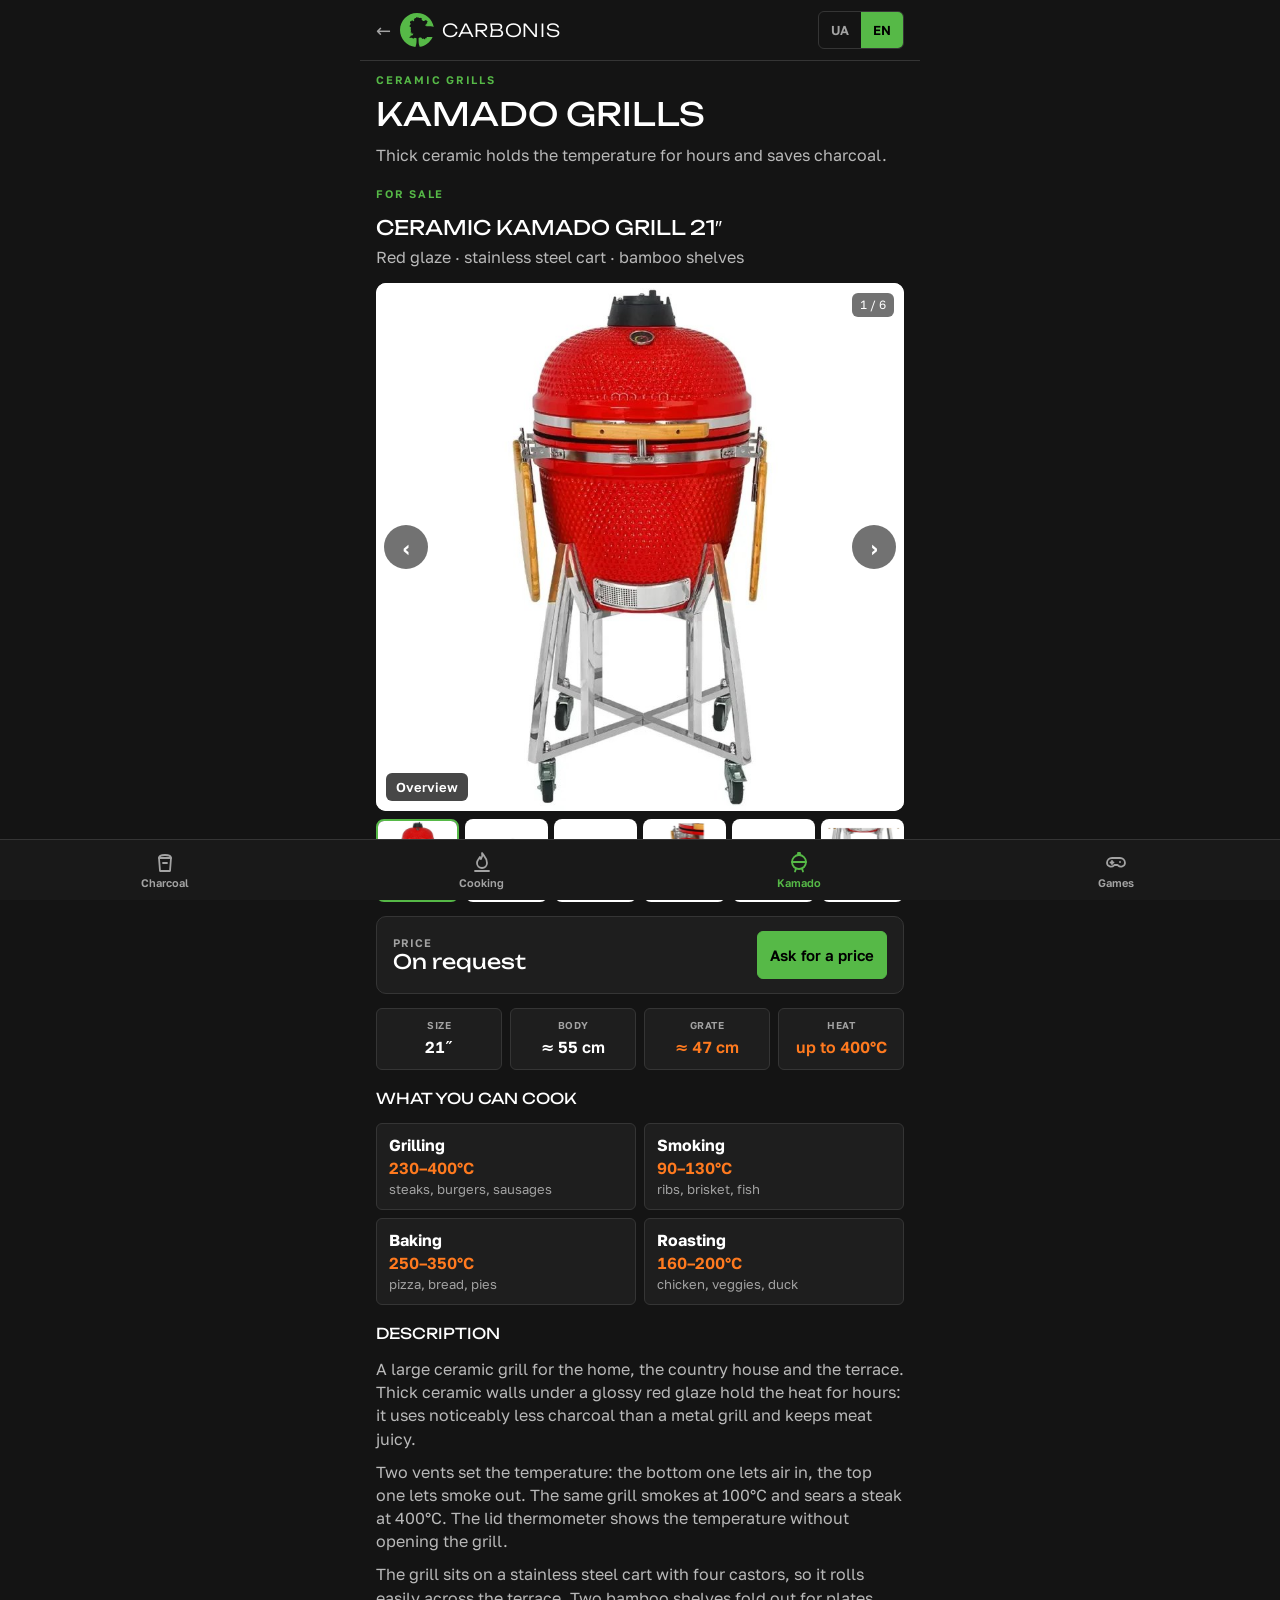
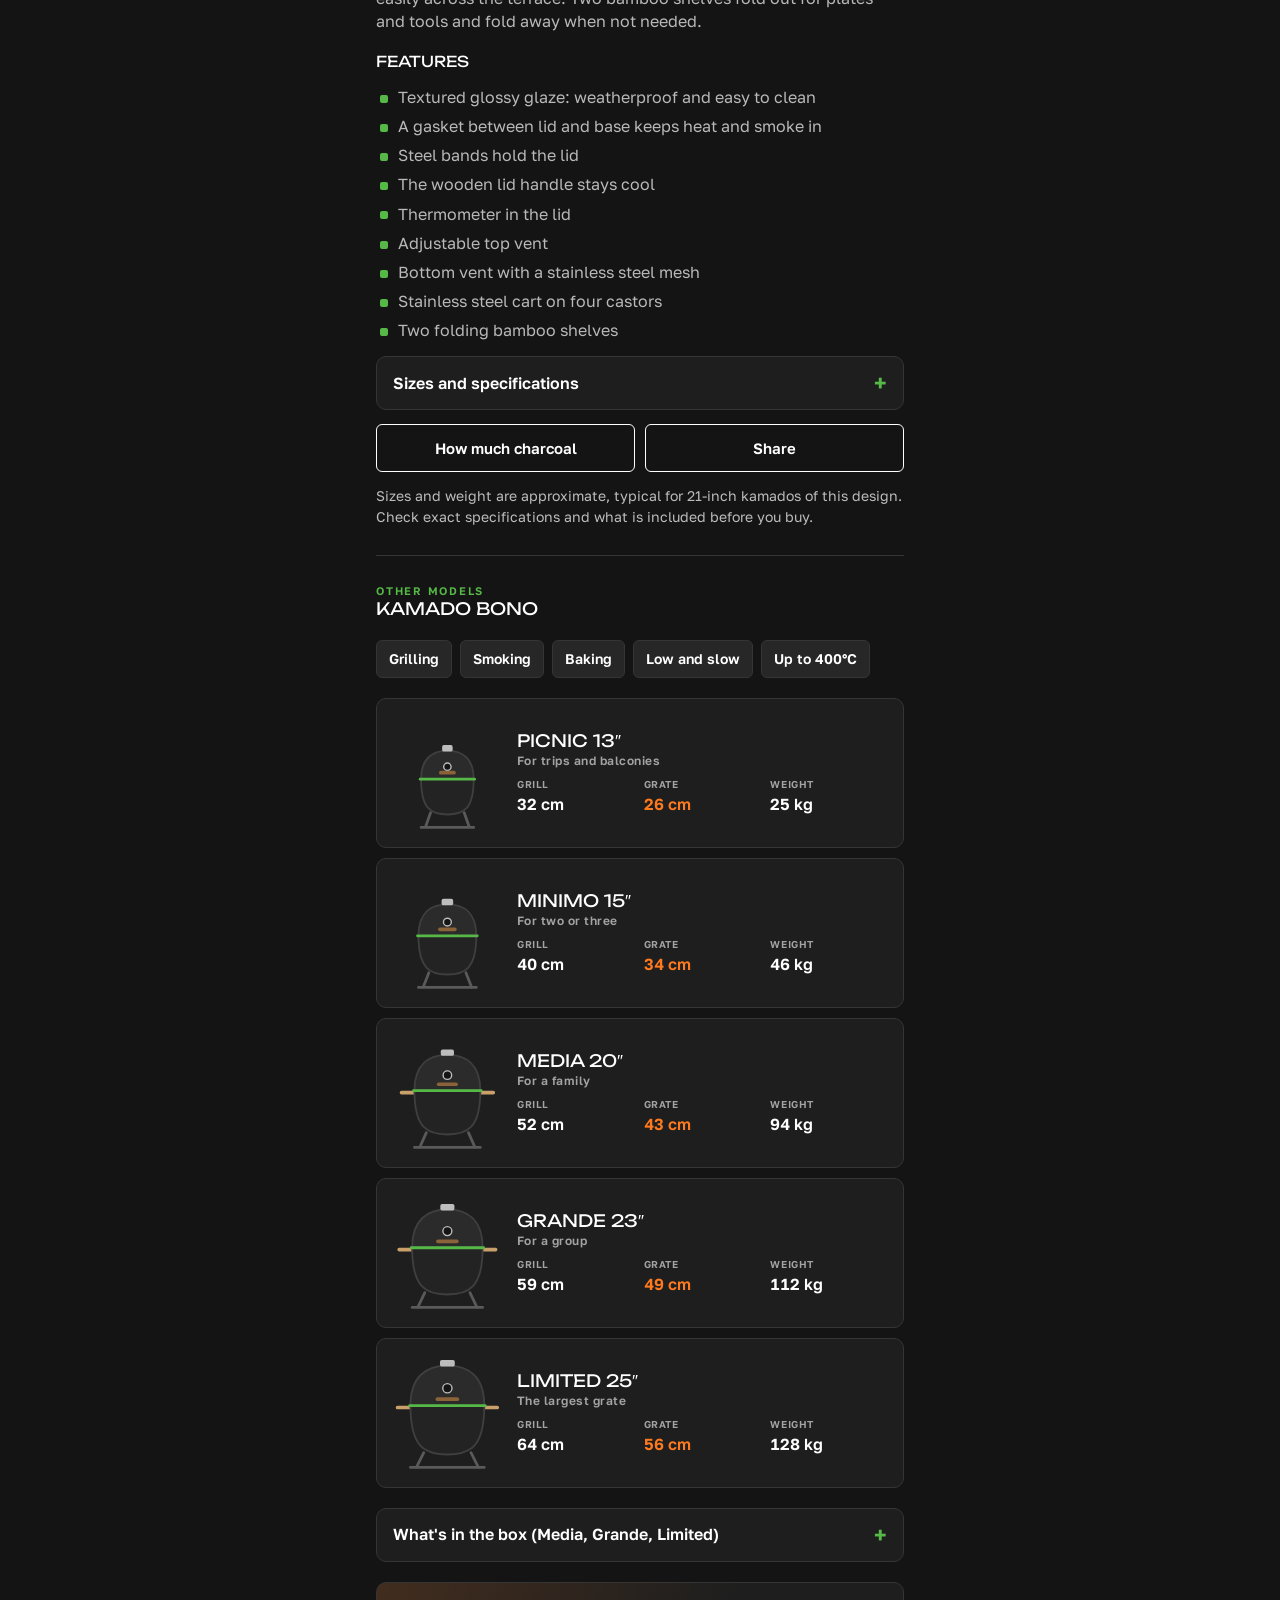
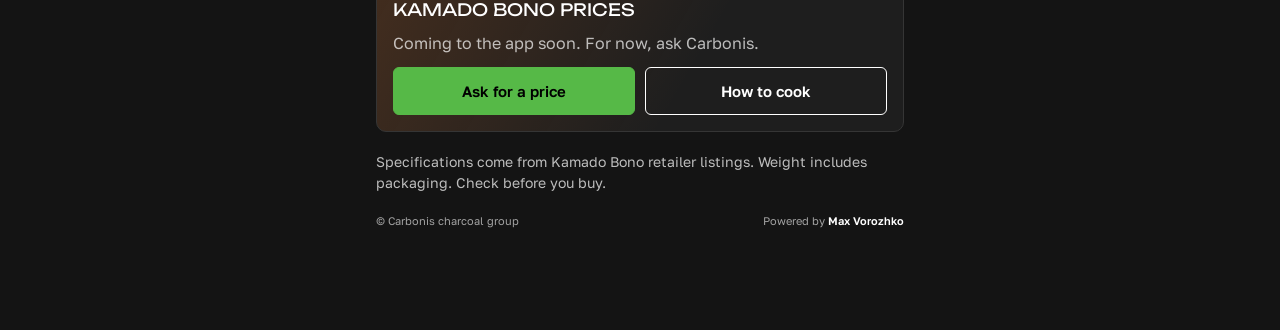
<file: kamado/index.html>
<!doctype html>
<html lang="uk">
<head>
<meta charset="utf-8">
<meta name="viewport" content="width=device-width,initial-scale=1,viewport-fit=cover">
<title>Грилі Kamado Bono · Carbonis</title>
<meta name="description" content="Керамічні грилі Kamado Bono: моделі, розміри, вага і комплектація.">
<meta name="theme-color" content="#141414">
<link rel="manifest" href="../manifest.webmanifest">
<link rel="icon" type="image/png" href="../assets/icons/favicon-64.png">
<link rel="apple-touch-icon" href="../assets/icons/apple-touch-icon.png">
<meta name="apple-mobile-web-app-capable" content="yes">
<meta name="apple-mobile-web-app-status-bar-style" content="black">
<meta name="apple-mobile-web-app-title" content="Carbonis BBQ">
<link rel="stylesheet" href="../assets/fonts/fonts.css">
<style>
/* Carbonis design system: dark grill at night. One column: what a kamado is good for, then one card per model
   (picture left, three numbers right), then what comes in the box. Single dark theme by choice (brand). */
:root {
  color-scheme: dark;
  --surface-page: #141414;
  --surface-card: #1e1e1e;
  --surface-raised: #272727;
  --line: #353535;
  --ink: #ffffff;
  --ink-soft: rgba(255, 255, 255, 0.7);
  --ink-muted: #a3a3a3;
  --brand-green: #56b947;
  --on-brand: #000000;
  --ember: #ff7a1f;
  --font-display: Unbounded, "Arial Black", sans-serif;
  --font-sans: "Golos Text", system-ui, sans-serif;
  --radius-sm: 6px;
  --radius-md: 10px;
}
* { box-sizing: border-box; }
html, body { margin: 0; }
[hidden] { display: none !important; }
body { background: var(--surface-page); color: var(--ink); font: 400 16px/1.45 var(--font-sans); -webkit-tap-highlight-color: transparent; }
.wrap { max-width: 560px; margin: 0 auto; padding: 0 max(16px, env(safe-area-inset-right, 0px)) calc(40px + env(safe-area-inset-bottom, 0px)) max(16px, env(safe-area-inset-left, 0px)); display: flex; flex-direction: column; gap: 20px; }
.topbar { display: flex; align-items: center; gap: 10px; position: sticky; top: 0; z-index: 20; background: var(--surface-page); margin: 0 calc(-1 * max(16px, env(safe-area-inset-left, 0px))) -8px; padding: calc(8px + env(safe-area-inset-top, 0px)) max(16px, env(safe-area-inset-right, 0px)) 8px max(16px, env(safe-area-inset-left, 0px)); border-bottom: 1px solid var(--line); }
.back { display: inline-flex; align-items: center; gap: 8px; min-height: 44px; padding-right: 12px; color: var(--ink); text-decoration: none; font: 300 18px var(--font-display); letter-spacing: .04em; }
.back img { width: 34px; height: 34px; }
.back span.arrow { font: 400 18px var(--font-sans); color: var(--ink-muted); }
.sp { flex: 1; }
.lang-switch { display: flex; border: 1px solid var(--line); border-radius: var(--radius-sm); overflow: hidden; }
.lang-switch button { appearance: none; background: transparent; border: 0; color: var(--ink-muted); font: 600 13px var(--font-sans); padding: 10px 12px; cursor: pointer; }
.lang-switch button[aria-pressed="true"] { background: var(--brand-green); color: var(--on-brand); }
a:focus-visible, button:focus-visible, summary:focus-visible { outline: 2px solid var(--ink); outline-offset: 2px; }
.eyebrow { margin: 0; color: var(--brand-green); font: 600 11px/1.3 var(--font-sans); letter-spacing: 0.16em; text-transform: uppercase; }
h1 { margin: 8px 0 0; font: 400 clamp(26px, 7vw, 32px)/1.2 var(--font-display); text-transform: uppercase; text-wrap: balance; }
h2 { margin: 0; font: 400 17px/1.25 var(--font-display); text-transform: uppercase; }
.lead { margin: 10px 0 0; color: var(--ink-soft); }
.uses { list-style: none; margin: 0; padding: 0; display: flex; flex-wrap: wrap; gap: 8px; }
.uses li { padding: 8px 12px; border: 1px solid var(--line); border-radius: var(--radius-sm); background: var(--surface-raised); font-weight: 600; font-size: 14px; }
.models { list-style: none; margin: 0; padding: 0; display: flex; flex-direction: column; gap: 10px; }
.model { display: grid; grid-template-columns: 112px minmax(0, 1fr); gap: 14px; align-items: center; padding: 14px; border: 1px solid var(--line); border-radius: var(--radius-md); background: var(--surface-card); }
.model .pic { height: 120px; display: flex; align-items: flex-end; justify-content: center; }
.model .pic svg, .model .pic img { max-width: 100%; max-height: 100%; display: block; }
.model h2 small { display: block; margin-top: 2px; font: 600 12px var(--font-sans); letter-spacing: .04em; color: var(--ink-muted); text-transform: none; }
.model dl { display: grid; grid-template-columns: repeat(3, minmax(0, 1fr)); gap: 8px; margin: 10px 0 0; }
.model dt { font: 600 10px/1.3 var(--font-sans); letter-spacing: .06em; text-transform: uppercase; color: var(--ink-muted); }
.model dd { margin: 2px 0 0; font-weight: 600; font-variant-numeric: tabular-nums; white-space: nowrap; }
.model dd.hot { color: var(--ember); }
@media (max-width: 360px) { .model { grid-template-columns: 84px minmax(0, 1fr); gap: 10px; } .model dd { font-size: 14px; } }
details.box { border: 1px solid var(--line); border-radius: var(--radius-md); background: var(--surface-card); }
details.box summary { display: flex; align-items: center; justify-content: space-between; gap: 12px; min-height: 52px; padding: 0 16px; font-weight: 600; cursor: pointer; list-style: none; }
details.box summary::-webkit-details-marker { display: none; }
details.box summary::after { content: "+"; color: var(--brand-green); font-size: 22px; line-height: 1; }
details.box[open] summary::after { content: "−"; }
details.box ul { margin: 0; padding: 0 16px 14px 34px; color: var(--ink-soft); }
details.box li { margin: 4px 0; }
.cta { display: flex; flex-direction: column; gap: 12px; padding: 16px; border: 1px solid var(--line); border-radius: var(--radius-md); background: linear-gradient(120deg, rgba(255, 122, 31, .16), rgba(255, 122, 31, 0) 60%), var(--surface-card); }
.cta p { margin: 0; color: var(--ink-soft); }
.btns { display: grid; grid-template-columns: 1fr 1fr; gap: 10px; }
.btn { display: inline-flex; align-items: center; justify-content: center; text-align: center; border: 1px solid var(--brand-green); border-radius: var(--radius-sm); min-height: 48px; padding: 8px 12px; font: 600 15px var(--font-sans); text-decoration: none; color: var(--on-brand); background: var(--brand-green); }
.btn.ghost { background: transparent; color: var(--ink); border-color: var(--ink); }
.note { margin: 0; font-size: 14px; color: #bdbdbd; }
.product { display: flex; flex-direction: column; gap: 14px; scroll-margin-top: 72px; }
.product .pname { font-size: 20px; }
.product .psub { margin: -8px 0 0; color: var(--ink-soft); }
.gallery { display: flex; flex-direction: column; gap: 8px; }
.stage { position: relative; aspect-ratio: 1 / 1; max-width: 100%; background: #fff; border-radius: var(--radius-md); overflow: hidden; touch-action: pan-y; }
.stage img { width: 100%; height: 100%; object-fit: contain; display: block; user-select: none; -webkit-user-drag: none; }
.stage .gcap { position: absolute; left: 10px; bottom: 10px; max-width: calc(100% - 20px); padding: 5px 10px; border-radius: 6px; background: rgba(20, 20, 20, .78); color: #fff; font-size: 13px; font-weight: 600; }
.stage .gnav { position: absolute; top: 50%; transform: translateY(-50%); width: 44px; height: 44px; border: 0; border-radius: 50%; background: rgba(20, 20, 20, .6); color: #fff; font: 600 22px var(--font-sans); cursor: pointer; }
.stage .gnav.prev { left: 8px; } .stage .gnav.next { right: 8px; }
.stage .gcount { position: absolute; right: 10px; top: 10px; padding: 3px 8px; border-radius: 6px; background: rgba(20, 20, 20, .6); color: #fff; font-size: 12px; font-variant-numeric: tabular-nums; }
.thumbs { display: grid; grid-template-columns: repeat(6, minmax(0, 1fr)); gap: 6px; }
.thumbs button { appearance: none; padding: 0; aspect-ratio: 1 / 1; border: 2px solid transparent; border-radius: 8px; background: #fff; overflow: hidden; cursor: pointer; }
.thumbs button[aria-current="true"] { border-color: var(--brand-green); }
.thumbs img { width: 100%; height: 100%; object-fit: cover; display: block; }
.buy { display: grid; grid-template-columns: minmax(0, 1fr) auto; gap: 12px; align-items: center; padding: 14px 16px; border: 1px solid var(--line); border-radius: var(--radius-md); background: var(--surface-card); }
.buy .plabel { display: block; font: 600 11px var(--font-sans); letter-spacing: .08em; text-transform: uppercase; color: var(--ink-muted); }
.buy b { font: 400 20px var(--font-display); }
.pspec { display: grid; grid-template-columns: repeat(4, minmax(0, 1fr)); gap: 8px; margin: 0; }
.pspec div { padding: 10px 8px; border: 1px solid var(--line); border-radius: var(--radius-sm); background: var(--surface-card); min-width: 0; text-align: center; }
.pspec dt { font: 600 10px/1.25 var(--font-sans); letter-spacing: .05em; text-transform: uppercase; color: var(--ink-muted); }
.pspec dd { margin: 4px 0 0; font-weight: 600; font-variant-numeric: tabular-nums; }
.pspec dd.hot { color: var(--ember); }
@media (max-width: 380px) { .pspec { grid-template-columns: repeat(2, minmax(0, 1fr)); } }
.product h3 { margin: 6px 0 0; font: 400 15px/1.25 var(--font-display); text-transform: uppercase; }
.modes { list-style: none; margin: 0; padding: 0; display: grid; grid-template-columns: repeat(2, minmax(0, 1fr)); gap: 8px; }
.modes li { padding: 10px 12px; border: 1px solid var(--line); border-radius: var(--radius-sm); background: var(--surface-card); min-width: 0; }
.modes b { display: block; }
.modes span { color: var(--ember); font-weight: 600; font-variant-numeric: tabular-nums; }
.modes small { display: block; color: var(--ink-muted); font-size: 13px; }
.pdesc p { margin: 0 0 10px; color: var(--ink-soft); }
.pdesc p:last-child { margin-bottom: 0; }
.feat { margin: 0; padding: 0; list-style: none; display: flex; flex-direction: column; gap: 6px; }
.feat li { position: relative; padding-left: 22px; color: var(--ink-soft); }
.feat li::before { content: ""; position: absolute; left: 4px; top: .55em; width: 8px; height: 8px; border-radius: 2px; background: var(--brand-green); }
.ptable { width: 100%; border-collapse: collapse; font-variant-numeric: tabular-nums; }
.ptable th, .ptable td { padding: 9px 16px; border-top: 1px solid var(--line); text-align: left; font-size: 14px; vertical-align: top; }
.ptable th { color: var(--ink-muted); font-weight: 600; width: 46%; }
.pacts { display: grid; grid-template-columns: 1fr 1fr; gap: 10px; }
.toast { margin: 0; font-size: 13px; color: var(--brand-green); }
.toast:empty { display: none; }
.divider { height: 1px; background: var(--line); margin: 8px 0; }
.foot { margin: 0; font-size: 11px; color: var(--ink-muted); display: flex; flex-wrap: wrap; gap: 6px 16px; justify-content: space-between; }
.foot b { color: var(--ink); font-weight: 600; }
</style>
</head>
<body>
<main class="wrap">
  <div class="topbar">
    <a class="back" href="../" data-i18n-aria="home"><span class="arrow">←</span><img src="../assets/icons/badge.svg" alt="" width="34" height="34">CARBONIS</a>
    <div class="sp"></div>
    <div class="lang-switch" data-lang-switch></div>
  </div>

  <header>
    <p class="eyebrow" data-i18n="eyebrow">Керамічні грилі</p>
    <h1 data-i18n="h1">Грилі камадо</h1>
    <p class="lead" data-i18n="lead">Товста кераміка тримає температуру годинами й економить вугілля.</p>
  </header>

  <section class="product" id="red21" aria-labelledby="pName">
    <p class="eyebrow" data-i18n="pEyebrow">У продажу</p>
    <h2 class="pname" id="pName"></h2>
    <p class="psub" id="pSub"></p>
    <div class="gallery">
      <div class="stage" id="gStage">
        <img id="gMain" alt="" width="800" height="800">
        <span class="gcount" id="gCount"></span>
        <span class="gcap" id="gCap"></span>
        <button type="button" class="gnav prev" id="gPrev" data-i18n-aria="gPrev">‹</button>
        <button type="button" class="gnav next" id="gNext" data-i18n-aria="gNext">›</button>
      </div>
      <div class="thumbs" id="gThumbs"></div>
    </div>
    <div class="buy">
      <div><span class="plabel" data-i18n="price">Ціна</span><b id="pPrice"></b></div>
      <a class="btn" id="pAsk" href="https://carbonis.com.ua/" target="_blank" rel="noopener" data-i18n="ask">Запитати ціну</a>
    </div>
    <dl class="pspec" id="pSpec"></dl>
    <h3 data-i18n="modesTitle">Що можна готувати</h3>
    <ul class="modes" id="pModes"></ul>
    <h3 data-i18n="descTitle">Опис</h3>
    <div class="pdesc" id="pDesc"></div>
    <h3 data-i18n="featTitle">Особливості</h3>
    <ul class="feat" id="pFeat"></ul>
    <details class="box">
      <summary data-i18n="tableTitle">Розміри та характеристики</summary>
      <table class="ptable" id="pTable"></table>
    </details>
    <div class="pacts">
      <a class="btn ghost" href="../calculator/?device=kamado" data-i18n="pCalc">Скільки вугілля</a>
      <button type="button" class="btn ghost" id="pShare" data-i18n="pShare">Поділитися</button>
    </div>
    <p class="toast" id="pToast" role="status"></p>
    <p class="note" data-i18n="pNote">Розміри й вага орієнтовні, типові для 21-дюймових камадо такої конструкції. Точні характеристики й комплектацію уточнюйте перед покупкою.</p>
  </section>

  <div class="divider"></div>

  <header>
    <p class="eyebrow" data-i18n="bonoEyebrow">Інші моделі</p>
    <h2 data-i18n="bonoTitle">Kamado Bono</h2>
  </header>

  <ul class="uses" id="uses"></ul>

  <ul class="models" id="models"></ul>

  <details class="box">
    <summary data-i18n="setTitle">Що в комплекті</summary>
    <ul id="setList"></ul>
  </details>

  <section class="cta">
    <h2 data-i18n="ctaTitle">Ціни Kamado Bono</h2>
    <p data-i18n="ctaText">Скоро з'являться в додатку. Поки що запитайте в Carbonis.</p>
    <div class="btns">
      <a class="btn" id="ask" href="https://carbonis.com.ua/" target="_blank" rel="noopener" data-i18n="ask">Запитати ціну</a>
      <a class="btn ghost" href="../guide/?device=kamado" data-i18n="howto">Як готувати</a>
    </div>
  </section>

  <p class="note" data-i18n="note">Характеристики взято з описів продавців Kamado Bono. Вага вказана з упаковкою. Перед покупкою уточнюйте.</p>
  <p class="foot"><span>© Carbonis charcoal group</span><span>Powered by <b>Max Vorozhko</b></span></p>
</main>

<script src="../js/common.js"></script>
<script>
(function () {
  'use strict';
  var C = window.Carbonis, t = C.t;
  var L = function (uk, en) { return { uk: uk, en: en }; };

  // ---- Моделі: усі цифри тут. dia — діаметр гриля, grate — діаметр решітки (см), weight — кг з упаковкою.
  //      photo: назва файлу в assets/kamado/ (поки порожньо — показуємо малюнок). price: текст ціни, коли з'явиться.
  var MODELS = [
    { id: 'picnic',  name: 'Picnic',  inch: 13, dia: 32, grate: 26, weight: 25,  shelves: false, photo: '', price: '', use: L('У дорогу й на балкон', 'For trips and balconies') },
    { id: 'minimo',  name: 'Minimo',  inch: 15, dia: 40, grate: 34, weight: 46,  shelves: false, photo: '', price: '', use: L('Для двох-трьох', 'For two or three') },
    { id: 'media',   name: 'Media',   inch: 20, dia: 52, grate: 43, weight: 94,  shelves: true,  photo: '', price: '', use: L('Для родини', 'For a family') },
    { id: 'grande',  name: 'Grande',  inch: 23, dia: 59, grate: 49, weight: 112, shelves: true,  photo: '', price: '', use: L('Для компанії', 'For a group') },
    { id: 'limited', name: 'Limited', inch: 25, dia: 64, grate: 56, weight: 128, shelves: true,  photo: '', price: '', use: L('Найбільша решітка', 'The largest grate') }
  ];
  var USES = [L('Гриль', 'Grilling'), L('Копчення', 'Smoking'), L('Випікання', 'Baking'), L('Низько й довго', 'Low and slow'), L('До 400°C', 'Up to 400°C')];
  // Комплектація моделей Media, Grande і Limited за описами продавців
  var SET = [
    L('Керамічний гриль зі стійкою і бічними полицями', 'Ceramic grill with a stand and side shelves'),
    L('Ущільнювач зі скловолокна', 'Fibreglass gasket'),
    L('Двозонна система готування', 'Two-zone cooking system'),
    L('Два дефлектори для непрямого жару', 'Two deflectors for indirect heat'),
    L('Тримач для казана', 'Kazan pot holder'),
    L('Керамічна підставка для курки', 'Ceramic chicken rack'),
    L('Кочерга для попелу', 'Ash tool'),
    L('Захисний чохол', 'Protective cover')
  ];
  // ---- Товар у продажу: ціну впишіть у price (наприклад '38 900 грн'); поки порожньо — «За запитом».
  //      Фото лежать в assets/kamado/; перше — головне. Розміри — орієнтовні, уточнити в постачальника.
  var PRODUCT = {
    name: L('Керамічний гриль камадо 21″', 'Ceramic kamado grill 21″'),
    sub: L('Червона глазур · візок з нержавіючої сталі · бамбукові полиці', 'Red glaze · stainless steel cart · bamboo shelves'),
    price: '',
    photos: [
      { f: 'red21-main.jpg', cap: L('Загальний вигляд', 'Overview') },
      { f: 'red21-top.jpg', cap: L('Верхня заслінка і термометр', 'Top vent and thermometer') },
      { f: 'red21-lid.jpg', cap: L('Ручка кришки, обручі й ущільнювач', 'Lid handle, bands and gasket') },
      { f: 'red21-shelf.jpg', cap: L('Відкидна бамбукова полиця', 'Folding bamboo shelf') },
      { f: 'red21-vent.jpg', cap: L('Нижня заслінка з сіткою', 'Bottom vent with mesh') },
      { f: 'red21-cart.jpg', cap: L('Візок на чотирьох колесах', 'Cart on four castors') }
    ],
    spec: [
      [L('Розмір', 'Size'), L('21″', '21″'), ''],
      [L('Корпус', 'Body'), L('≈ 55 см', '≈ 55 cm'), ''],
      [L('Решітка', 'Grate'), L('≈ 47 см', '≈ 47 cm'), 'hot'],
      [L('Жар', 'Heat'), L('до 400°C', 'up to 400°C'), 'hot']
    ],
    modes: [
      { n: L('Гриль', 'Grilling'), tmp: '230–400°C', d: L('стейки, бургери, ковбаски', 'steaks, burgers, sausages') },
      { n: L('Копчення', 'Smoking'), tmp: '90–130°C', d: L('реберця, грудинка, риба', 'ribs, brisket, fish') },
      { n: L('Випікання', 'Baking'), tmp: '250–350°C', d: L('піца, хліб, пиріг', 'pizza, bread, pies') },
      { n: L('Запікання', 'Roasting'), tmp: '160–200°C', d: L('курка, овочі, качка', 'chicken, veggies, duck') }
    ],
    desc: [
      L("Великий керамічний гриль для дому, дачі й тераси. Товсті керамічні стінки під глянцевою червоною глазур'ю тримають жар годинами: вугілля йде помітно менше, ніж у металевому грилі, а м'ясо лишається соковитим.",
        'A large ceramic grill for the home, the country house and the terrace. Thick ceramic walls under a glossy red glaze hold the heat for hours: it uses noticeably less charcoal than a metal grill and keeps meat juicy.'),
      L('Температуру задають дві заслінки: нижня подає повітря, верхня випускає дим. На одному грилі можна і коптити при 100°C, і смажити стейк при 400°C. Термометр у кришці показує температуру, не відкриваючи гриль.',
        'Two vents set the temperature: the bottom one lets air in, the top one lets smoke out. The same grill smokes at 100°C and sears a steak at 400°C. The lid thermometer shows the temperature without opening the grill.'),
      L('Гриль стоїть на візку з нержавіючої сталі з чотирма колесами, тож його легко перекотити по терасі. Дві бамбукові полиці відкидаються для тарілок та інструменту і складаються, коли не потрібні.',
        'The grill sits on a stainless steel cart with four castors, so it rolls easily across the terrace. Two bamboo shelves fold out for plates and tools and fold away when not needed.')
    ],
    feat: [
      L("Рельєфна глянцева глазур: не боїться погоди й легко миється", 'Textured glossy glaze: weatherproof and easy to clean'),
      L('Ущільнювач між кришкою й корпусом тримає жар і дим', 'A gasket between lid and base keeps heat and smoke in'),
      L('Сталеві обручі тримають кришку', 'Steel bands hold the lid'),
      L("Дерев'яна ручка кришки не нагрівається", 'The wooden lid handle stays cool'),
      L('Термометр у кришці', 'Thermometer in the lid'),
      L('Регульована верхня заслінка', 'Adjustable top vent'),
      L('Нижня заслінка із сіткою з нержавіючої сталі', 'Bottom vent with a stainless steel mesh'),
      L('Візок з нержавіючої сталі на чотирьох колесах', 'Stainless steel cart on four castors'),
      L('Дві відкидні бамбукові полиці', 'Two folding bamboo shelves')
    ],
    table: [
      [L('Розмір', 'Size'), L('21″', '21″')],
      [L('Діаметр корпусу', 'Body diameter'), L('≈ 55 см', '≈ 55 cm')],
      [L('Діаметр решітки', 'Grate diameter'), L('≈ 47 см', '≈ 47 cm')],
      [L('Габарити з полицями (Ш×Г×В)', 'Size with shelves (W×D×H)'), L('≈ 130 × 73 × 122 см', '≈ 130 × 73 × 122 cm')],
      [L('Робоча висота', 'Working height'), L('≈ 86–91 см', '≈ 86–91 cm')],
      [L('Вага', 'Weight'), L('≈ 70 кг', '≈ 70 kg')],
      [L('Температура', 'Temperature'), L('50–400°C', '50–400°C')],
      [L('Колір', 'Colour'), L('червоний', 'red')],
      [L('Матеріали', 'Materials'), L('кераміка, нержавіюча сталь, бамбук', 'ceramic, stainless steel, bamboo')]
    ]
  };

  var DICT = {
    home: L('На головну', 'Home'),
    eyebrow: L('Керамічні грилі', 'Ceramic grills'),
    pEyebrow: L('У продажу', 'For sale'),
    gPrev: L('Попереднє фото', 'Previous photo'),
    gNext: L('Наступне фото', 'Next photo'),
    price: L('Ціна', 'Price'),
    modesTitle: L('Що можна готувати', 'What you can cook'),
    descTitle: L('Опис', 'Description'),
    featTitle: L('Особливості', 'Features'),
    tableTitle: L('Розміри та характеристики', 'Sizes and specifications'),
    pCalc: L('Скільки вугілля', 'How much charcoal'),
    pShare: L('Поділитися', 'Share'),
    pNote: L('Розміри й вага орієнтовні, типові для 21-дюймових камадо такої конструкції. Точні характеристики й комплектацію уточнюйте перед покупкою.', 'Sizes and weight are approximate, typical for 21-inch kamados of this design. Check exact specifications and what is included before you buy.'),
    bonoEyebrow: L('Інші моделі', 'Other models'),
    bonoTitle: L('Kamado Bono', 'Kamado Bono'),
    h1: L('Грилі камадо', 'Kamado grills'),
    lead: L('Товста кераміка тримає температуру годинами й економить вугілля.', 'Thick ceramic holds the temperature for hours and saves charcoal.'),
    setTitle: L('Що в комплекті (Media, Grande, Limited)', "What's in the box (Media, Grande, Limited)"),
    ctaTitle: L('Ціни Kamado Bono', 'Kamado Bono prices'),
    ctaText: L("Скоро з'являться в додатку. Поки що запитайте в Carbonis.", 'Coming to the app soon. For now, ask Carbonis.'),
    ask: L('Запитати ціну', 'Ask for a price'),
    howto: L('Як готувати', 'How to cook'),
    note: L('Характеристики взято з описів продавців Kamado Bono. Вага вказана з упаковкою. Перед покупкою уточнюйте.', 'Specifications come from Kamado Bono retailer listings. Weight includes packaging. Check before you buy.')
  };

  // Малюнок гриля в масштабі: більша модель — більший малюнок
  function drawing(m) {
    var k = m.dia / 64, w = 34 + 46 * k, h = w * 1.18, cx = 60, base = 124, top = base - 16 - h, mid = top + h * .46;
    var o = '<svg viewBox="0 0 120 130" role="img" aria-label="' + m.name + '">';
    o += '<path d="M' + (cx - w * .32) + ' ' + (base - 16) + 'L' + (cx - w * .42) + ' ' + base + 'M' + (cx + w * .32) + ' ' + (base - 16) + 'L' + (cx + w * .42) + ' ' + base + 'M' + (cx - w * .5) + ' ' + base + 'H' + (cx + w * .5) + '" stroke="#5a5a5a" stroke-width="3" stroke-linecap="round" fill="none"/>';
    if (m.shelves) o += '<path d="M' + (cx - w / 2 - 14) + ' ' + (mid + 2) + 'h14M' + (cx + w / 2) + ' ' + (mid + 2) + 'h14" stroke="#c9a06a" stroke-width="4" stroke-linecap="round"/>';
    o += '<path d="M' + (cx - w / 2) + ' ' + mid + 'C' + (cx - w / 2) + ' ' + (base - 14 - h * .08) + ' ' + (cx - w * .3) + ' ' + (base - 14) + ' ' + cx + ' ' + (base - 14) + ' ' + (cx + w * .3) + ' ' + (base - 14) + ' ' + (cx + w / 2) + ' ' + (base - 14 - h * .08) + ' ' + (cx + w / 2) + ' ' + mid + 'Z" fill="#232323" stroke="#3f3f3f" stroke-width="2"/>';
    o += '<path d="M' + (cx - w / 2) + ' ' + mid + 'C' + (cx - w / 2) + ' ' + (top + h * .12) + ' ' + (cx - w * .28) + ' ' + top + ' ' + cx + ' ' + top + ' ' + (cx + w * .28) + ' ' + top + ' ' + (cx + w / 2) + ' ' + (top + h * .12) + ' ' + (cx + w / 2) + ' ' + mid + 'Z" fill="#2b2b2b" stroke="#3f3f3f" stroke-width="2"/>';
    o += '<path d="M' + (cx - w / 2 - 1) + ' ' + mid + 'H' + (cx + w / 2 + 1) + '" stroke="#56b947" stroke-width="3" stroke-linecap="round"/>';
    o += '<rect x="' + (cx - w * .1) + '" y="' + (top - 6) + '" width="' + (w * .2) + '" height="7" rx="2" fill="#bdbdbd"/>';
    o += '<circle cx="' + cx + '" cy="' + (top + h * .26) + '" r="' + (3 + 2 * k) + '" fill="#141414" stroke="#bdbdbd" stroke-width="1.5"/>';
    o += '<rect x="' + (cx - w * .16) + '" y="' + (mid - 9) + '" width="' + (w * .32) + '" height="4" rx="2" fill="#8a6338"/>';
    return o + '</svg>';
  }

  function paint() {
    var en = C.lang === 'en', cm = en ? ' cm' : ' см', kg = en ? ' kg' : ' кг';
    C.applyDict(DICT);
    document.title = en ? 'Kamado Bono grills · Carbonis' : 'Грилі Kamado Bono · Carbonis';
    document.getElementById('ask').href = C.siteUrl();
    var uses = document.getElementById('uses'); uses.textContent = '';
    USES.forEach(function (u) { var li = document.createElement('li'); li.textContent = t(u); uses.appendChild(li); });
    var set = document.getElementById('setList'); set.textContent = '';
    SET.forEach(function (u) { var li = document.createElement('li'); li.textContent = t(u); set.appendChild(li); });
    var ul = document.getElementById('models'); ul.textContent = '';
    MODELS.forEach(function (m) {
      var li = document.createElement('li'); li.className = 'model';
      var pic = document.createElement('div'); pic.className = 'pic';
      if (m.photo) { var img = document.createElement('img'); img.src = '../assets/kamado/' + m.photo; img.alt = 'Kamado Bono ' + m.name; img.loading = 'lazy'; pic.appendChild(img); }
      else pic.innerHTML = drawing(m);
      var body = document.createElement('div');
      var h = document.createElement('h2'); h.textContent = m.name + ' ' + m.inch + '″';
      var sm = document.createElement('small'); sm.textContent = t(m.use) + (m.price ? ' · ' + m.price : ''); h.appendChild(sm);
      var dl = document.createElement('dl');
      [[en ? 'Grill' : 'Гриль', m.dia + cm, ''], [en ? 'Grate' : 'Решітка', m.grate + cm, 'hot'], [en ? 'Weight' : 'Вага', m.weight + kg, '']].forEach(function (r) {
        var d = document.createElement('div'), dt = document.createElement('dt'), dd = document.createElement('dd');
        dt.textContent = r[0]; dd.textContent = r[1]; if (r[2]) dd.className = r[2]; d.appendChild(dt); d.appendChild(dd); dl.appendChild(d);
      });
      body.appendChild(h); body.appendChild(dl); li.appendChild(pic); li.appendChild(body); ul.appendChild(li);
    });
  }
  // ---- Товар: галерея й опис ----
  var gIdx = 0;
  function el(tag, cls, text) { var e = document.createElement(tag); if (cls) e.className = cls; if (text != null) e.textContent = text; return e; }
  function showPhoto(i) {
    var n = PRODUCT.photos.length; gIdx = (i + n) % n;
    var p = PRODUCT.photos[gIdx], img = document.getElementById('gMain');
    img.src = '../assets/kamado/' + p.f; img.alt = t(PRODUCT.name) + ': ' + t(p.cap);
    document.getElementById('gCap').textContent = t(p.cap);
    document.getElementById('gCount').textContent = (gIdx + 1) + ' / ' + n;
    document.querySelectorAll('#gThumbs button').forEach(function (b, k) { b.setAttribute('aria-current', String(k === gIdx)); });
  }
  function paintProduct() {
    document.getElementById('pName').textContent = t(PRODUCT.name);
    document.getElementById('pSub').textContent = t(PRODUCT.sub);
    document.getElementById('pPrice').textContent = PRODUCT.price || (C.lang === 'en' ? 'On request' : 'За запитом');
    document.getElementById('pAsk').href = C.siteUrl();
    var th = document.getElementById('gThumbs'); th.textContent = '';
    PRODUCT.photos.forEach(function (p, i) {
      var b = el('button'); b.type = 'button'; b.setAttribute('aria-label', t(p.cap));
      var im = el('img'); im.src = '../assets/kamado/' + p.f; im.alt = ''; im.loading = 'lazy';
      b.appendChild(im); b.addEventListener('click', function () { showPhoto(i); }); th.appendChild(b);
    });
    showPhoto(gIdx);
    var dl = document.getElementById('pSpec'); dl.textContent = '';
    PRODUCT.spec.forEach(function (r) { var d = el('div'), dt = el('dt', '', t(r[0])), dd = el('dd', r[2], t(r[1])); d.appendChild(dt); d.appendChild(dd); dl.appendChild(d); });
    var ul = document.getElementById('pModes'); ul.textContent = '';
    PRODUCT.modes.forEach(function (m) { var li = el('li'); li.appendChild(el('b', '', t(m.n))); li.appendChild(el('span', '', m.tmp)); li.appendChild(el('small', '', t(m.d))); ul.appendChild(li); });
    var de = document.getElementById('pDesc'); de.textContent = '';
    PRODUCT.desc.forEach(function (p) { de.appendChild(el('p', '', t(p))); });
    var fe = document.getElementById('pFeat'); fe.textContent = '';
    PRODUCT.feat.forEach(function (f) { fe.appendChild(el('li', '', t(f))); });
    var tb = document.getElementById('pTable'); tb.textContent = '';
    PRODUCT.table.forEach(function (r) { var tr = el('tr'); tr.appendChild(el('th', '', t(r[0]))); tr.appendChild(el('td', '', t(r[1]))); tb.appendChild(tr); });
  }
  document.getElementById('gPrev').addEventListener('click', function () { showPhoto(gIdx - 1); });
  document.getElementById('gNext').addEventListener('click', function () { showPhoto(gIdx + 1); });
  (function swipe() {
    var st = document.getElementById('gStage'), x0 = null;
    st.addEventListener('pointerdown', function (e) { if (e.target.closest('button')) return; x0 = e.clientX; });
    st.addEventListener('pointerup', function (e) { if (x0 == null) return; var dx = e.clientX - x0; x0 = null; if (Math.abs(dx) > 40) showPhoto(gIdx + (dx < 0 ? 1 : -1)); });
    st.addEventListener('pointercancel', function () { x0 = null; });
  })();
  document.getElementById('pShare').addEventListener('click', function () {
    C.event('kamado-share', 'Камадо: поділились товаром');
    var text = C.lang === 'en' ? 'Have a look at this 21″ ceramic kamado grill from Carbonis 🔥' : 'Подивись, який керамічний гриль камадо 21″ є в Carbonis 🔥';
    C.share({ title: t(PRODUCT.name), text: text, url: C.ROOT + 'kamado/#red21' }).then(function (r) { document.getElementById('pToast').textContent = C.shareMsg(r); });
  });
  document.getElementById('pAsk').addEventListener('click', function () { C.event('kamado-red21-ask', 'Камадо 21: запитати ціну'); });

  C.onLang(function () { paint(); paintProduct(); }); paint(); paintProduct();
  document.getElementById('ask').addEventListener('click', function () { C.event('kamado-ask', 'Камадо: запитати ціну'); });
  C.nav('kamado');
})();
</script>
</body>
</html>
</file>
<file: assets/fonts/fonts.css>
/* Шрифти Carbonis BBQ лежать у додатку, щоб працювати без інтернету (SIL Open Font License). */
@font-face{font-family:"Unbounded";font-style:normal;font-display:swap;font-weight:200 900;src:url(unbounded-cyrillic-wght-normal.woff2) format("woff2");unicode-range:U+0301,U+0400-045F,U+0490-0491,U+04B0-04B1,U+2116}
@font-face{font-family:"Unbounded";font-style:normal;font-display:swap;font-weight:200 900;src:url(unbounded-latin-wght-normal.woff2) format("woff2");unicode-range:U+0000-00FF,U+0131,U+0152-0153,U+02BB-02BC,U+02C6,U+02DA,U+02DC,U+0304,U+0308,U+0329,U+2000-206F,U+20AC,U+2122,U+2191,U+2193,U+2212,U+2215,U+FEFF,U+FFFD}
@font-face{font-family:"Golos Text";font-style:normal;font-display:swap;font-weight:400 900;src:url(golos-text-cyrillic-wght-normal.woff2) format("woff2");unicode-range:U+0301,U+0400-045F,U+0490-0491,U+04B0-04B1,U+2116}
@font-face{font-family:"Golos Text";font-style:normal;font-display:swap;font-weight:400 900;src:url(golos-text-latin-wght-normal.woff2) format("woff2");unicode-range:U+0000-00FF,U+0131,U+0152-0153,U+02BB-02BC,U+02C6,U+02DA,U+02DC,U+0304,U+0308,U+0329,U+2000-206F,U+20AC,U+2122,U+2191,U+2193,U+2212,U+2215,U+FEFF,U+FFFD}
/* Спільний захист верстки на телефонах: сторінка не ширша за екран, iOS не збільшує текст сам. */
html{-webkit-text-size-adjust:100%;text-size-adjust:100%;overflow-x:hidden}
body{max-width:100vw}
</file>
